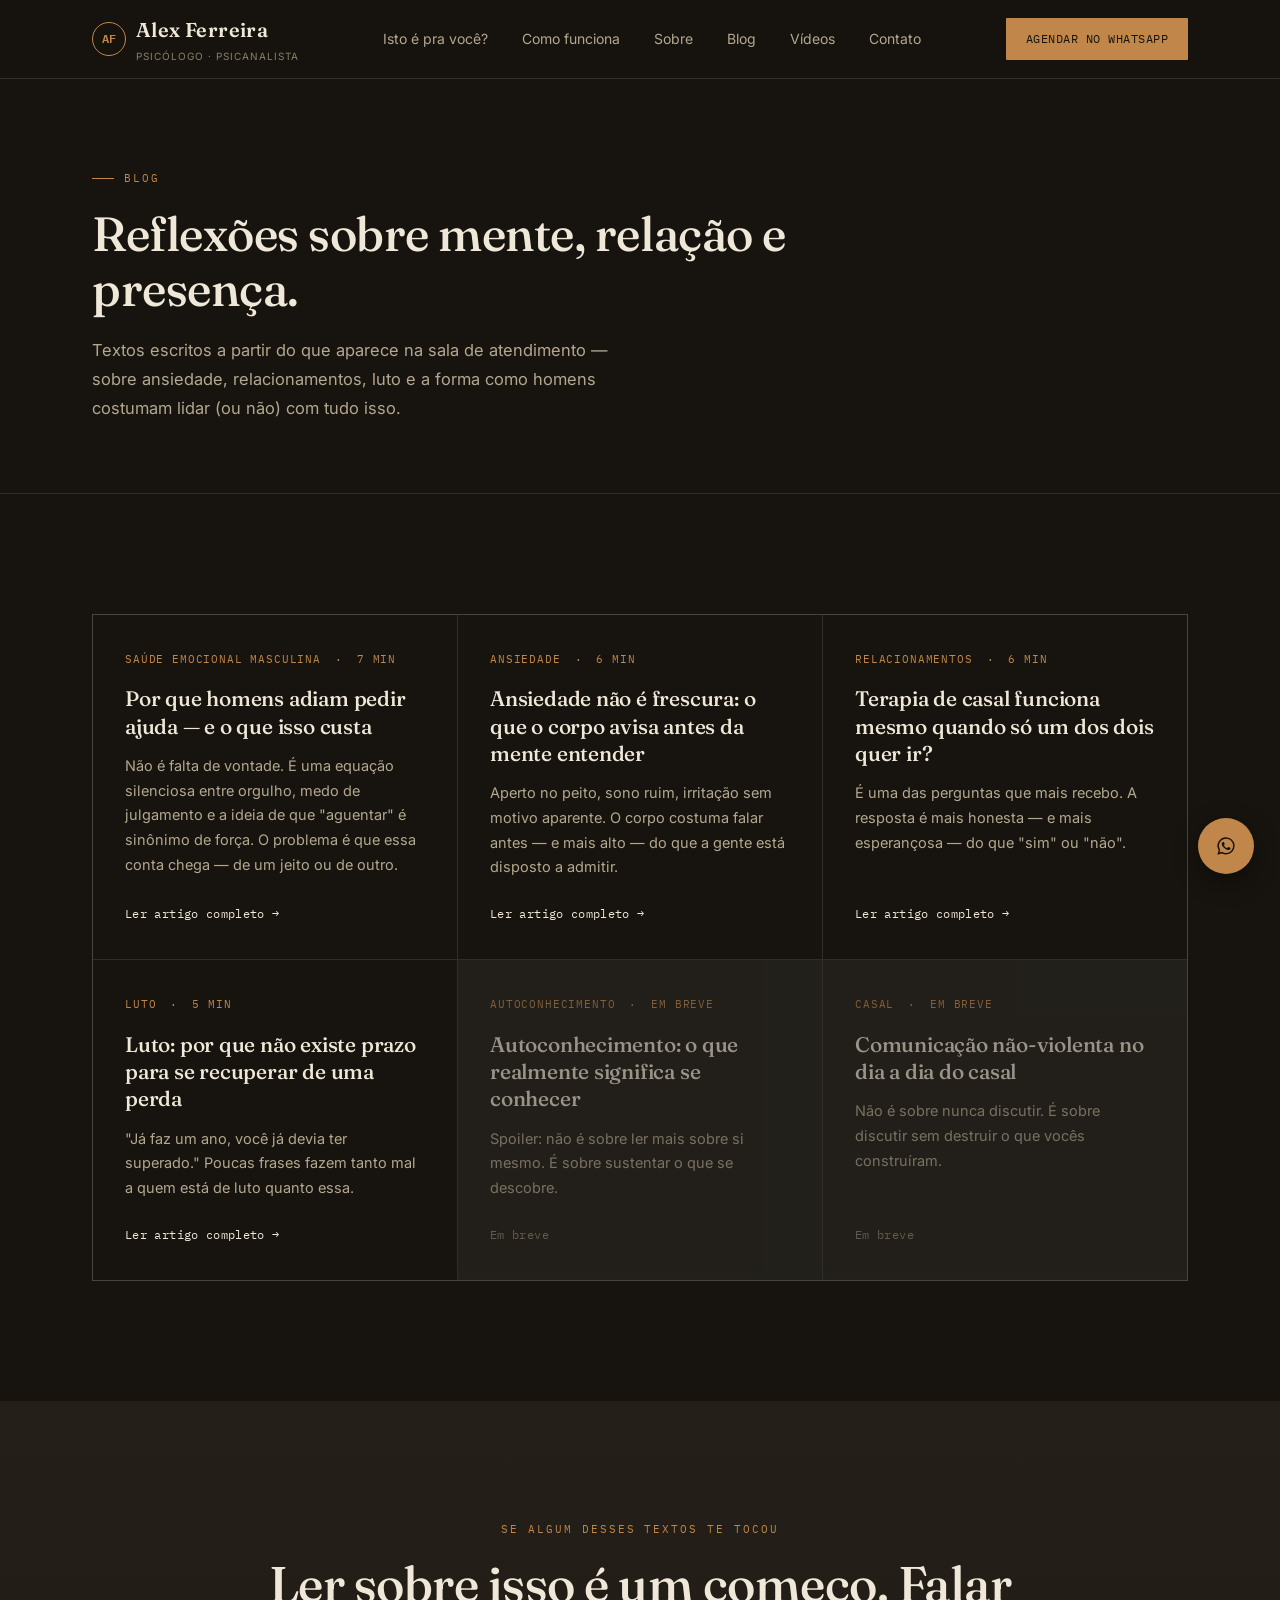
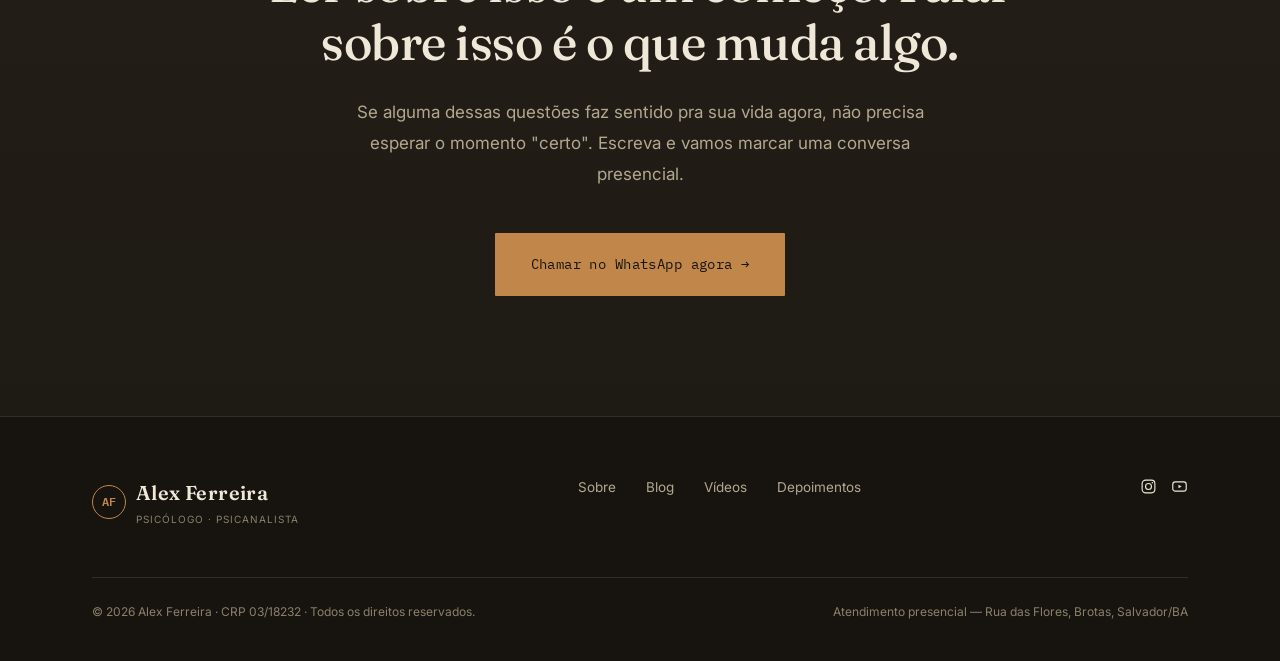
<file: blog.html>
<!DOCTYPE html>
<html lang="pt-BR">
<head>
<meta charset="UTF-8">
<meta name="viewport" content="width=device-width, initial-scale=1.0">
<title>Blog — Alex Ferreira | Psicólogo Clínico e Psicanalista</title>
<meta name="description" content="Textos sobre ansiedade, relacionamentos, luto e saúde emocional masculina, escritos por Alex Ferreira, psicólogo clínico e psicanalista — CRP 03/18232.">
<link rel="preconnect" href="https://fonts.googleapis.com">
<link rel="preconnect" href="https://fonts.gstatic.com" crossorigin>
<link href="https://fonts.googleapis.com/css2?family=Fraunces:ital,opsz,wght@0,9..144,300;0,9..144,400;0,9..144,500;0,9..144,600;0,9..144,700;1,9..144,400;1,9..144,500&family=Inter:wght@300;400;500;600;700&family=IBM+Plex+Mono:wght@400;500&display=swap" rel="stylesheet">
<link rel="stylesheet" href="styles.css">
</head>
<body>

<header>
  <nav class="wrap">
    <a href="index.html" class="logo">
      <span class="mark">AF</span>
      <span>Alex Ferreira<small>Psicólogo · Psicanalista</small></span>
    </a>
    <div class="nav-links">
      <a href="index.html#identificacao">Isto é pra você?</a>
      <a href="index.html#como-funciona">Como funciona</a>
      <a href="index.html#sobre">Sobre</a>
      <a href="blog.html">Blog</a>
      <a href="videos.html">Vídeos</a>
      <a href="index.html#contato">Contato</a>
    </div>
    <a class="nav-cta" href="https://wa.me/5571997010328?text=Ol%C3%A1%2C%20Alex.%20Vim%20pelo%20site%20e%20gostaria%20de%20agendar%20uma%20conversa." target="_blank" rel="noopener">AGENDAR NO WHATSAPP</a>
    <button class="nav-toggle" aria-label="menu"><span></span><span></span><span></span></button>
  </nav>
</header>

<section class="page-hero">
  <div class="wrap">
    <div class="eyebrow">Blog</div>
    <h1>Reflexões sobre mente, relação e presença.</h1>
    <p class="sub">Textos escritos a partir do que aparece na sala de atendimento — sobre ansiedade, relacionamentos, luto e a forma como homens costumam lidar (ou não) com tudo isso.</p>
  </div>
</section>

<section>
  <div class="wrap">
    <div class="blog-grid reveal">

      <a class="post-card" href="artigos/homens-pedir-ajuda.html">
        <div class="meta"><span>Saúde emocional masculina</span><span>·</span><span>7 min</span></div>
        <h3>Por que homens adiam pedir ajuda — e o que isso custa</h3>
        <p>Não é falta de vontade. É uma equação silenciosa entre orgulho, medo de julgamento e a ideia de que "aguentar" é sinônimo de força. O problema é que essa conta chega — de um jeito ou de outro.</p>
        <div class="read-more">Ler artigo completo →</div>
      </a>

      <a class="post-card" href="artigos/ansiedade-sintomas-corpo.html">
        <div class="meta"><span>Ansiedade</span><span>·</span><span>6 min</span></div>
        <h3>Ansiedade não é frescura: o que o corpo avisa antes da mente entender</h3>
        <p>Aperto no peito, sono ruim, irritação sem motivo aparente. O corpo costuma falar antes — e mais alto — do que a gente está disposto a admitir.</p>
        <div class="read-more">Ler artigo completo →</div>
      </a>

      <a class="post-card" href="artigos/terapia-casal-um-nao-quer-ir.html">
        <div class="meta"><span>Relacionamentos</span><span>·</span><span>6 min</span></div>
        <h3>Terapia de casal funciona mesmo quando só um dos dois quer ir?</h3>
        <p>É uma das perguntas que mais recebo. A resposta é mais honesta — e mais esperançosa — do que "sim" ou "não".</p>
        <div class="read-more">Ler artigo completo →</div>
      </a>

      <a class="post-card" href="artigos/luto-sem-prazo.html">
        <div class="meta"><span>Luto</span><span>·</span><span>5 min</span></div>
        <h3>Luto: por que não existe prazo para se recuperar de uma perda</h3>
        <p>"Já faz um ano, você já devia ter superado." Poucas frases fazem tanto mal a quem está de luto quanto essa.</p>
        <div class="read-more">Ler artigo completo →</div>
      </a>

      <div class="post-card soon">
        <div class="meta"><span>Autoconhecimento</span><span>·</span><span>Em breve</span></div>
        <h3>Autoconhecimento: o que realmente significa se conhecer</h3>
        <p>Spoiler: não é sobre ler mais sobre si mesmo. É sobre sustentar o que se descobre.</p>
        <div class="read-more">Em breve</div>
      </div>

      <div class="post-card soon">
        <div class="meta"><span>Casal</span><span>·</span><span>Em breve</span></div>
        <h3>Comunicação não-violenta no dia a dia do casal</h3>
        <p>Não é sobre nunca discutir. É sobre discutir sem destruir o que vocês construíram.</p>
        <div class="read-more">Em breve</div>
      </div>

    </div>
  </div>
</section>

<section class="cta-final">
  <div class="wrap">
    <div class="eyebrow">Se algum desses textos te tocou</div>
    <h2>Ler sobre isso é um começo. Falar sobre isso é o que muda algo.</h2>
    <p class="lead">Se alguma dessas questões faz sentido pra sua vida agora, não precisa esperar o momento "certo". Escreva e vamos marcar uma conversa presencial.</p>
    <a class="btn-primary" href="https://wa.me/5571997010328?text=Ol%C3%A1%2C%20Alex.%20Li%20um%20texto%20no%20blog%20e%20gostaria%20de%20agendar%20uma%20conversa." target="_blank" rel="noopener">Chamar no WhatsApp agora →</a>
  </div>
</section>

<footer>
  <div class="wrap">
    <div class="footer-grid">
      <a href="index.html" class="logo">
        <span class="mark">AF</span>
        <span>Alex Ferreira<small>Psicólogo · Psicanalista</small></span>
      </a>
      <div class="footer-links">
        <a href="index.html#sobre">Sobre</a>
        <a href="blog.html">Blog</a>
        <a href="videos.html">Vídeos</a>
        <a href="index.html#depoimentos">Depoimentos</a>
      </div>
      <div class="footer-social">
        <a href="https://instagram.com/psialexferreira" target="_blank" rel="noopener" aria-label="Instagram">
          <svg width="17" height="17" viewBox="0 0 24 24" fill="none"><rect x="3" y="3" width="18" height="18" rx="5" stroke="currentColor" stroke-width="1.6"/><circle cx="12" cy="12" r="4.2" stroke="currentColor" stroke-width="1.6"/><circle cx="17.4" cy="6.6" r="1.1" fill="currentColor"/></svg>
        </a>
        <a href="https://www.youtube.com/@alexferreira-psicologopsic4075" target="_blank" rel="noopener" aria-label="YouTube">
          <svg width="17" height="17" viewBox="0 0 24 24" fill="none"><rect x="2.5" y="5.5" width="19" height="13" rx="3.5" stroke="currentColor" stroke-width="1.6"/><path d="M10.5 9.5L15 12L10.5 14.5V9.5Z" fill="currentColor"/></svg>
        </a>
      </div>
    </div>
    <div class="footer-bottom">
      <span>© 2026 Alex Ferreira · CRP 03/18232 · Todos os direitos reservados.</span>
      <span>Atendimento presencial — Rua das Flores, Brotas, Salvador/BA</span>
    </div>
  </div>
</footer>

<a class="wa-float" href="https://wa.me/5571997010328?text=Ol%C3%A1%2C%20Alex.%20Vim%20pelo%20site%20e%20gostaria%20de%20agendar%20uma%20conversa." target="_blank" rel="noopener" aria-label="WhatsApp">
  <svg width="26" height="26" viewBox="0 0 24 24" fill="none"><path d="M17.6 6.32A7.85 7.85 0 0 0 12.05 4a7.9 7.9 0 0 0-6.84 11.87L4 20l4.24-1.11a7.9 7.9 0 0 0 3.8.97h.01A7.9 7.9 0 0 0 19.94 12a7.85 7.85 0 0 0-2.34-5.68Zm-5.55 12.15h-.01a6.56 6.56 0 0 1-3.34-.92l-.24-.14-2.48.65.66-2.42-.16-.25a6.57 6.57 0 0 1 10.2-8.16 6.53 6.53 0 0 1 1.94 4.65 6.57 6.57 0 0 1-6.57 6.59Zm3.6-4.92c-.2-.1-1.17-.58-1.35-.64-.18-.07-.31-.1-.44.1-.13.2-.5.64-.62.78-.11.13-.23.15-.42.05-.2-.1-.83-.3-1.58-.97-.58-.52-.98-1.16-1.09-1.36-.11-.2-.01-.3.09-.4.09-.1.2-.23.3-.35.1-.12.13-.2.2-.33.07-.13.03-.25-.02-.35-.05-.1-.44-1.06-.6-1.45-.16-.38-.32-.33-.44-.33-.11 0-.24-.01-.37-.01-.13 0-.35.05-.53.25-.18.2-.7.68-.7 1.66 0 .98.72 1.93.82 2.06.1.13 1.4 2.14 3.4 3 .48.2.85.33 1.14.42.48.15.92.13 1.26.08.39-.06 1.17-.48 1.34-.94.16-.46.16-.86.11-.94-.05-.08-.18-.13-.38-.23Z" fill="#17140F"/></svg>
</a>

<script>
  document.addEventListener('DOMContentLoaded', function(){
    var toggle = document.querySelector('.nav-toggle');
    var links = document.querySelector('.nav-links');
    if(toggle){
      toggle.addEventListener('click', function(){
        var open = links.style.display === 'flex';
        links.style.display = open ? 'none' : 'flex';
        links.style.flexDirection = 'column';
        links.style.position = 'absolute';
        links.style.top = '78px';
        links.style.left = '0';
        links.style.right = '0';
        links.style.background = '#1E1A14';
        links.style.padding = '24px 32px';
        links.style.gap = '18px';
        links.style.borderBottom = '1px solid rgba(239,231,216,0.12)';
      });
    }
    var obs = new IntersectionObserver(function(entries){
      entries.forEach(function(e){ if(e.isIntersecting){ e.target.classList.add('in'); } });
    }, {threshold:0.1});
    document.querySelectorAll('.reveal').forEach(function(el){ obs.observe(el); });
  });
</script>

</body>
</html>
</file>
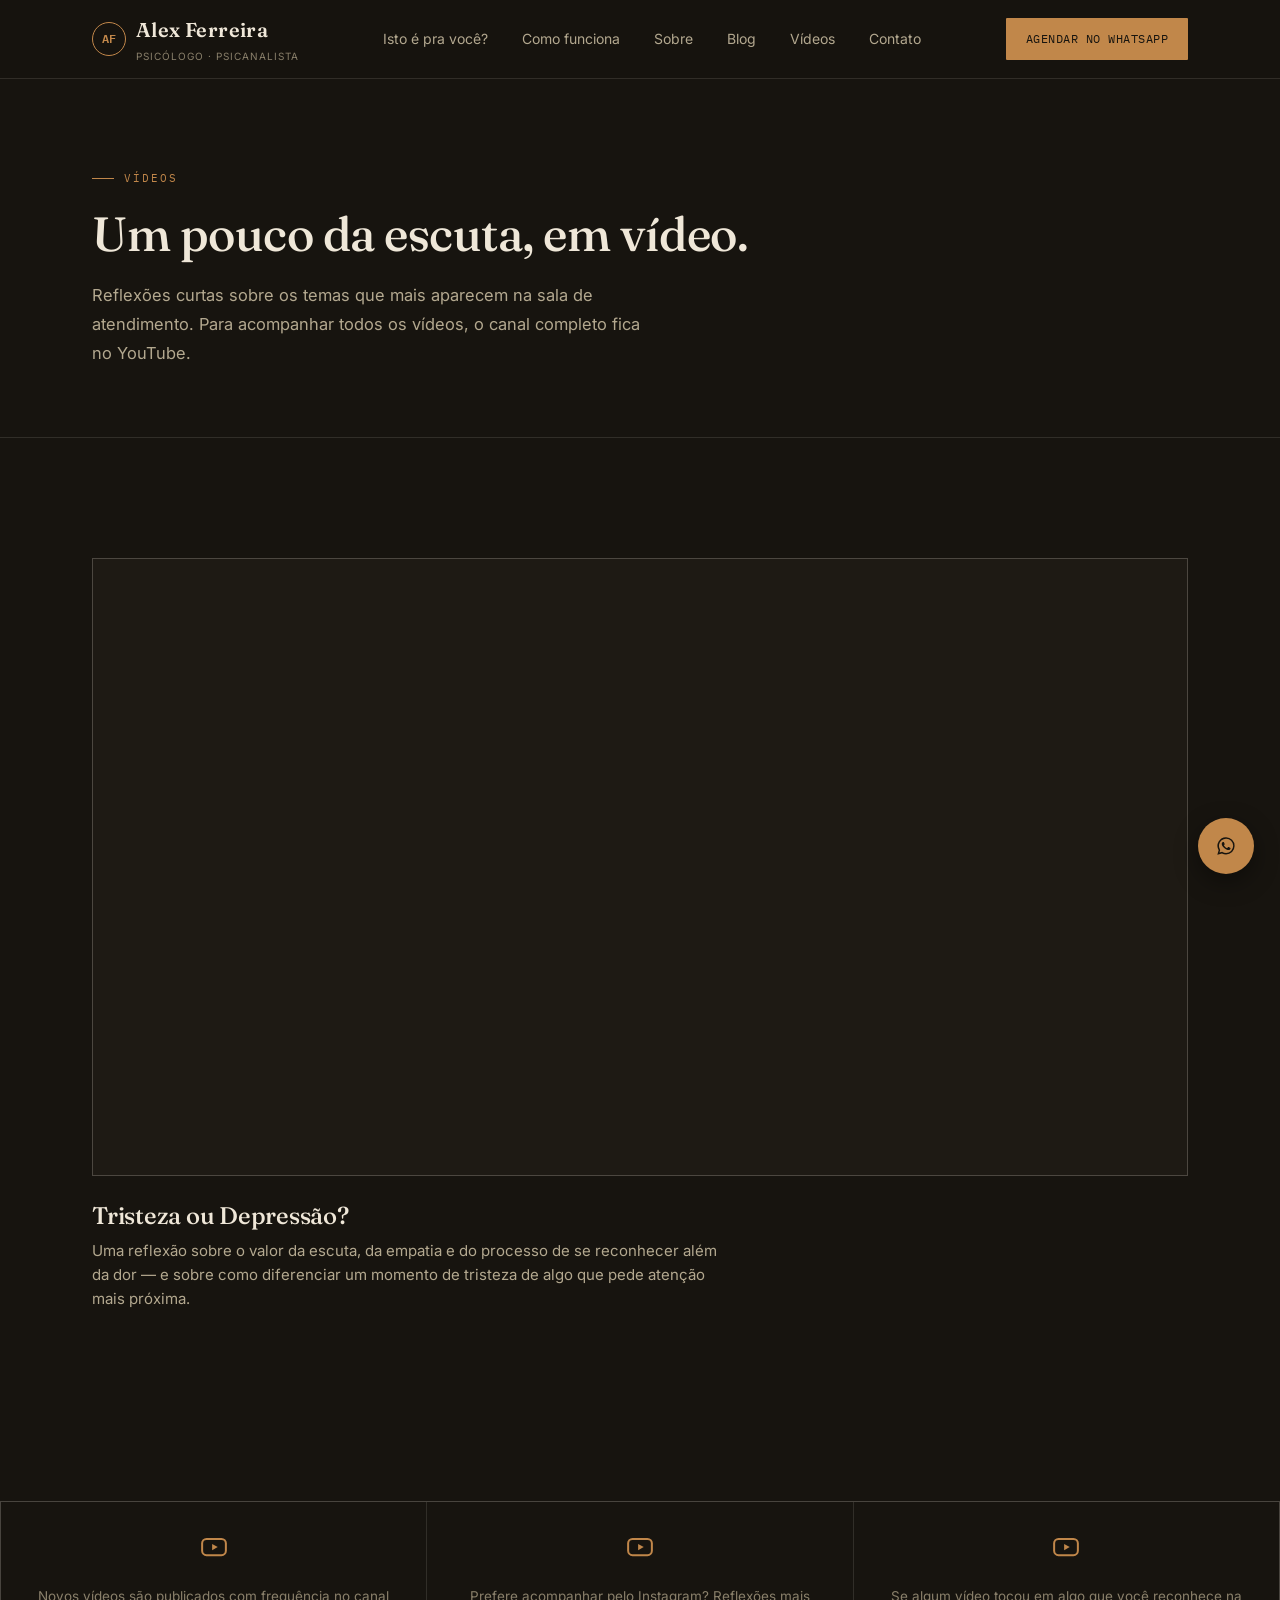
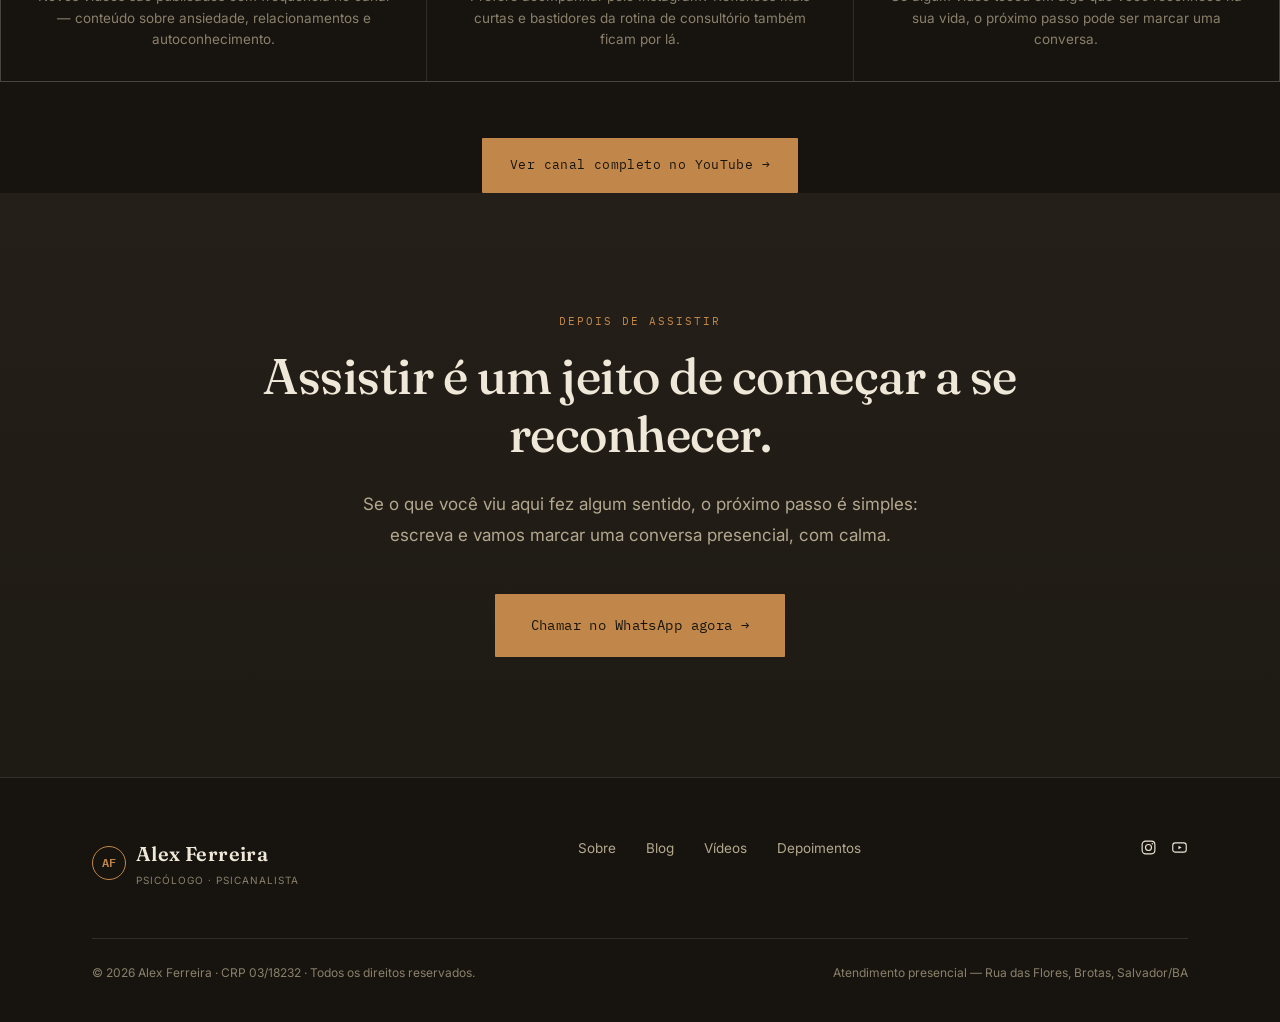
<file: videos.html>
<!DOCTYPE html>
<html lang="pt-BR">
<head>
<meta charset="UTF-8">
<meta name="viewport" content="width=device-width, initial-scale=1.0">
<title>Vídeos — Alex Ferreira | Psicólogo Clínico e Psicanalista</title>
<meta name="description" content="Vídeos e reflexões em áudio e vídeo de Alex Ferreira, psicólogo clínico e psicanalista — CRP 03/18232. Acompanhe também no canal do YouTube.">
<link rel="preconnect" href="https://fonts.googleapis.com">
<link rel="preconnect" href="https://fonts.gstatic.com" crossorigin>
<link href="https://fonts.googleapis.com/css2?family=Fraunces:ital,opsz,wght@0,9..144,300;0,9..144,400;0,9..144,500;0,9..144,600;0,9..144,700;1,9..144,400;1,9..144,500&family=Inter:wght@300;400;500;600;700&family=IBM+Plex+Mono:wght@400;500&display=swap" rel="stylesheet">
<link rel="stylesheet" href="styles.css">
</head>
<body>

<header>
  <nav class="wrap">
    <a href="index.html" class="logo">
      <span class="mark">AF</span>
      <span>Alex Ferreira<small>Psicólogo · Psicanalista</small></span>
    </a>
    <div class="nav-links">
      <a href="index.html#identificacao">Isto é pra você?</a>
      <a href="index.html#como-funciona">Como funciona</a>
      <a href="index.html#sobre">Sobre</a>
      <a href="blog.html">Blog</a>
      <a href="videos.html">Vídeos</a>
      <a href="index.html#contato">Contato</a>
    </div>
    <a class="nav-cta" href="https://wa.me/5571997010328?text=Ol%C3%A1%2C%20Alex.%20Vim%20pelo%20site%20e%20gostaria%20de%20agendar%20uma%20conversa." target="_blank" rel="noopener">AGENDAR NO WHATSAPP</a>
    <button class="nav-toggle" aria-label="menu"><span></span><span></span><span></span></button>
  </nav>
</header>

<section class="page-hero">
  <div class="wrap">
    <div class="eyebrow">Vídeos</div>
    <h1>Um pouco da escuta, em vídeo.</h1>
    <p class="sub">Reflexões curtas sobre os temas que mais aparecem na sala de atendimento. Para acompanhar todos os vídeos, o canal completo fica no YouTube.</p>
  </div>
</section>

<section class="video-section">
  <div class="wrap">
    <div class="reveal">

      <div class="video-featured">
        <div class="video-container">
         <iframe 
  width="100%" 
  height="315"
  src="https://www.youtube.com/embed/b4FAoBYVccM?rel=0&modestbranding=1"
  title="Tristeza ou Depressão - Alex Ferreira"
  frameborder="0"
  allow="accelerometer; autoplay; clipboard-write; encrypted-media; gyroscope; picture-in-picture; web-share"
  referrerpolicy="strict-origin-when-cross-origin"
  allowfullscreen>
</iframe>
        </div>
      </div>

      <div class="video-info">
        <h2>Tristeza ou Depressão?</h2>
        <p>
          Uma reflexão sobre o valor da escuta, da empatia e do processo de se reconhecer além da dor — 
          e sobre como diferenciar um momento de tristeza de algo que pede atenção mais próxima.
        </p>
      </div>

    </div>
  </div>
</section>

    <div class="video-grid reveal">
      <div class="video-card">
        <svg class="yt-icon" width="30" height="30" viewBox="0 0 24 24" fill="none"><rect x="2.5" y="5.5" width="19" height="13" rx="3.5" stroke="#C1874A" stroke-width="1.6"/><path d="M10.5 9.5L15 12L10.5 14.5V9.5Z" fill="#C1874A"/></svg>
        <p>Novos vídeos são publicados com frequência no canal — conteúdo sobre ansiedade, relacionamentos e autoconhecimento.</p>
      </div>
      <div class="video-card">
        <svg class="yt-icon" width="30" height="30" viewBox="0 0 24 24" fill="none"><rect x="2.5" y="5.5" width="19" height="13" rx="3.5" stroke="#C1874A" stroke-width="1.6"/><path d="M10.5 9.5L15 12L10.5 14.5V9.5Z" fill="#C1874A"/></svg>
        <p>Prefere acompanhar pelo Instagram? Reflexões mais curtas e bastidores da rotina de consultório também ficam por lá.</p>
      </div>
      <div class="video-card">
        <svg class="yt-icon" width="30" height="30" viewBox="0 0 24 24" fill="none"><rect x="2.5" y="5.5" width="19" height="13" rx="3.5" stroke="#C1874A" stroke-width="1.6"/><path d="M10.5 9.5L15 12L10.5 14.5V9.5Z" fill="#C1874A"/></svg>
        <p>Se algum vídeo tocou em algo que você reconhece na sua vida, o próximo passo pode ser marcar uma conversa.</p>
      </div>
    </div>

    <div style="margin-top:56px; text-align:center;">
      <a class="btn-primary" href="https://www.youtube.com/@alexferreira-psicologopsic4075" target="_blank" rel="noopener">Ver canal completo no YouTube →</a>
    </div>
  </div>
</section>

<section class="cta-final">
  <div class="wrap">
    <div class="eyebrow">Depois de assistir</div>
    <h2>Assistir é um jeito de começar a se reconhecer.</h2>
    <p class="lead">Se o que você viu aqui fez algum sentido, o próximo passo é simples: escreva e vamos marcar uma conversa presencial, com calma.</p>
    <a class="btn-primary" href="https://wa.me/5571997010328?text=Ol%C3%A1%2C%20Alex.%20Vi%20um%20v%C3%ADdeo%20seu%20e%20gostaria%20de%20agendar%20uma%20conversa." target="_blank" rel="noopener">Chamar no WhatsApp agora →</a>
  </div>
</section>

<footer>
  <div class="wrap">
    <div class="footer-grid">
      <a href="index.html" class="logo">
        <span class="mark">AF</span>
        <span>Alex Ferreira<small>Psicólogo · Psicanalista</small></span>
      </a>
      <div class="footer-links">
        <a href="index.html#sobre">Sobre</a>
        <a href="blog.html">Blog</a>
        <a href="videos.html">Vídeos</a>
        <a href="index.html#depoimentos">Depoimentos</a>
      </div>
      <div class="footer-social">
        <a href="https://instagram.com/psialexferreira" target="_blank" rel="noopener" aria-label="Instagram">
          <svg width="17" height="17" viewBox="0 0 24 24" fill="none"><rect x="3" y="3" width="18" height="18" rx="5" stroke="currentColor" stroke-width="1.6"/><circle cx="12" cy="12" r="4.2" stroke="currentColor" stroke-width="1.6"/><circle cx="17.4" cy="6.6" r="1.1" fill="currentColor"/></svg>
        </a>
        <a href="https://www.youtube.com/@alexferreira-psicologopsic4075" target="_blank" rel="noopener" aria-label="YouTube">
          <svg width="17" height="17" viewBox="0 0 24 24" fill="none"><rect x="2.5" y="5.5" width="19" height="13" rx="3.5" stroke="currentColor" stroke-width="1.6"/><path d="M10.5 9.5L15 12L10.5 14.5V9.5Z" fill="currentColor"/></svg>
        </a>
      </div>
    </div>
    <div class="footer-bottom">
      <span>© 2026 Alex Ferreira · CRP 03/18232 · Todos os direitos reservados.</span>
      <span>Atendimento presencial — Rua das Flores, Brotas, Salvador/BA</span>
    </div>
  </div>
</footer>

<a class="wa-float" href="https://wa.me/5571997010328?text=Ol%C3%A1%2C%20Alex.%20Vim%20pelo%20site%20e%20gostaria%20de%20agendar%20uma%20conversa." target="_blank" rel="noopener" aria-label="WhatsApp">
  <svg width="26" height="26" viewBox="0 0 24 24" fill="none"><path d="M17.6 6.32A7.85 7.85 0 0 0 12.05 4a7.9 7.9 0 0 0-6.84 11.87L4 20l4.24-1.11a7.9 7.9 0 0 0 3.8.97h.01A7.9 7.9 0 0 0 19.94 12a7.85 7.85 0 0 0-2.34-5.68Zm-5.55 12.15h-.01a6.56 6.56 0 0 1-3.34-.92l-.24-.14-2.48.65.66-2.42-.16-.25a6.57 6.57 0 0 1 10.2-8.16 6.53 6.53 0 0 1 1.94 4.65 6.57 6.57 0 0 1-6.57 6.59Zm3.6-4.92c-.2-.1-1.17-.58-1.35-.64-.18-.07-.31-.1-.44.1-.13.2-.5.64-.62.78-.11.13-.23.15-.42.05-.2-.1-.83-.3-1.58-.97-.58-.52-.98-1.16-1.09-1.36-.11-.2-.01-.3.09-.4.09-.1.2-.23.3-.35.1-.12.13-.2.2-.33.07-.13.03-.25-.02-.35-.05-.1-.44-1.06-.6-1.45-.16-.38-.32-.33-.44-.33-.11 0-.24-.01-.37-.01-.13 0-.35.05-.53.25-.18.2-.7.68-.7 1.66 0 .98.72 1.93.82 2.06.1.13 1.4 2.14 3.4 3 .48.2.85.33 1.14.42.48.15.92.13 1.26.08.39-.06 1.17-.48 1.34-.94.16-.46.16-.86.11-.94-.05-.08-.18-.13-.38-.23Z" fill="#17140F"/></svg>
</a>

<script>
  document.addEventListener('DOMContentLoaded', function(){
    var toggle = document.querySelector('.nav-toggle');
    var links = document.querySelector('.nav-links');
    if(toggle){
      toggle.addEventListener('click', function(){
        var open = links.style.display === 'flex';
        links.style.display = open ? 'none' : 'flex';
        links.style.flexDirection = 'column';
        links.style.position = 'absolute';
        links.style.top = '78px';
        links.style.left = '0';
        links.style.right = '0';
        links.style.background = '#1E1A14';
        links.style.padding = '24px 32px';
        links.style.gap = '18px';
        links.style.borderBottom = '1px solid rgba(239,231,216,0.12)';
      });
    }
    var obs = new IntersectionObserver(function(entries){
      entries.forEach(function(e){ if(e.isIntersecting){ e.target.classList.add('in'); } });
    }, {threshold:0.1});
    document.querySelectorAll('.reveal').forEach(function(el){ obs.observe(el); });
  });
</script>

</body>
</html>
</file>
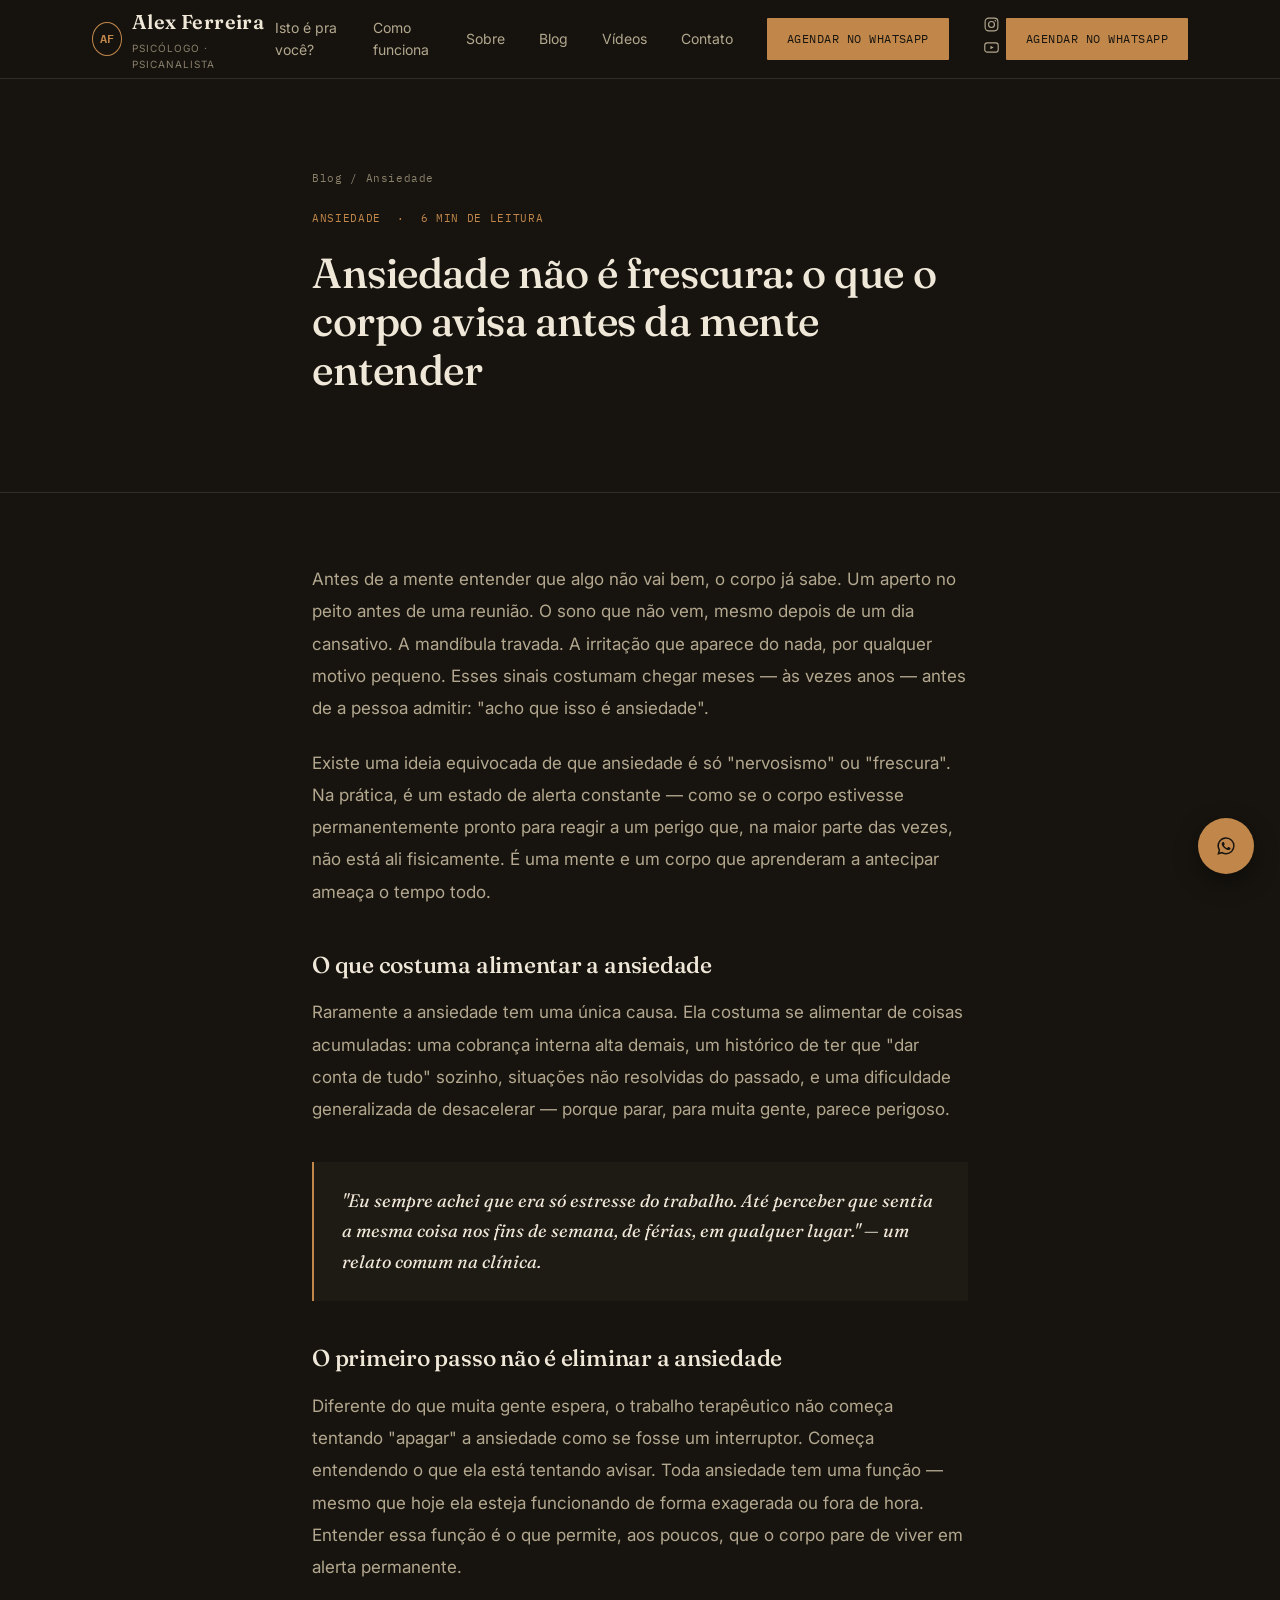
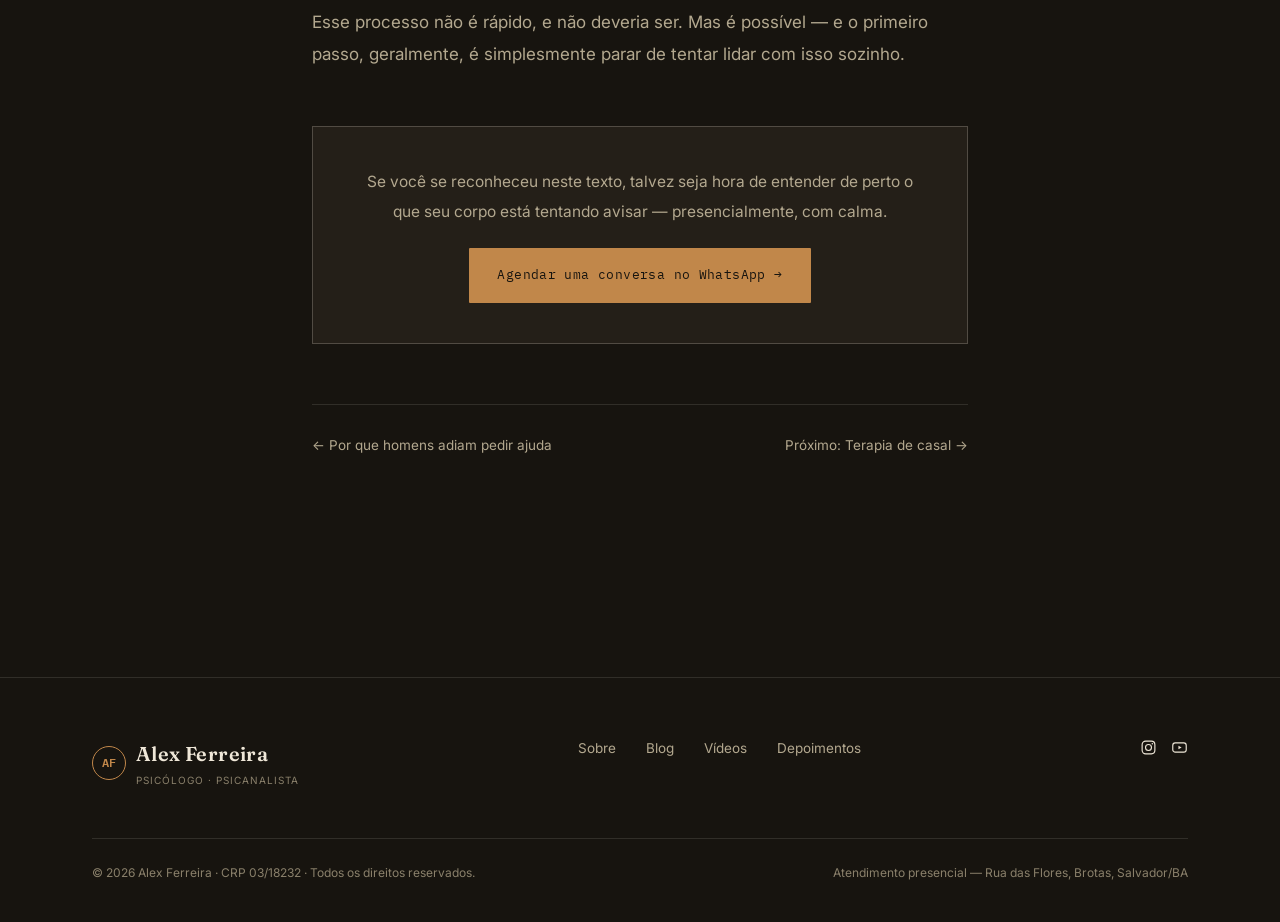
<file: Alex s/ansiedade-sintomas-corpo.html>
<!DOCTYPE html>
<html lang="pt-BR">
<head>
<meta charset="UTF-8">
<meta name="viewport" content="width=device-width, initial-scale=1.0">
<title>Ansiedade não é frescura — Alex Ferreira, Psicólogo</title>
<meta name="description" content="Entenda por que o corpo costuma avisar antes da mente sobre a ansiedade, e o que de fato ajuda a lidar com ela.">
<link rel="preconnect" href="https://fonts.googleapis.com">
<link rel="preconnect" href="https://fonts.gstatic.com" crossorigin>
<link href="https://fonts.googleapis.com/css2?family=Fraunces:ital,opsz,wght@0,9..144,300;0,9..144,400;0,9..144,500;0,9..144,600;0,9..144,700;1,9..144,400;1,9..144,500&family=Inter:wght@300;400;500;600;700&family=IBM+Plex+Mono:wght@400;500&display=swap" rel="stylesheet">
<link rel="stylesheet" href="../styles.css">
</head>
<body>

<header>
  <nav class="wrap">
    <a href="../index.html" class="logo">
      <span class="mark">AF</span>
      <span>Alex Ferreira<small>Psicólogo · Psicanalista</small></span>
    </a>
    <div class="nav-links">
      <a href="../index.html#identificacao">Isto é pra você?</a>
      <a href="../index.html#como-funciona">Como funciona</a>
      <a href="../index.html#sobre">Sobre</a>
      <a href="../blog.html">Blog</a>
      <a href="../videos.html">Vídeos</a>
      <a href="../index.html#contato">Contato</a>
      <a class="nav-cta mobile-cta" href="https://wa.me/5571997010328?text=Ol%C3%A1%2C%20Alex.%20Vim%20pelo%20site%20e%20gostaria%20de%20agendar%20uma%20conversa." target="_blank" rel="noopener">AGENDAR NO WHATSAPP</a>
      <div class="mobile-social">
        <a href="https://instagram.com/psialexferreira" target="_blank" rel="noopener" aria-label="Instagram">
          <svg width="17" height="17" viewBox="0 0 24 24" fill="none"><rect x="3" y="3" width="18" height="18" rx="5" stroke="currentColor" stroke-width="1.6"/><circle cx="12" cy="12" r="4.2" stroke="currentColor" stroke-width="1.6"/><circle cx="17.4" cy="6.6" r="1.1" fill="currentColor"/></svg>
        </a>
        <a href="https://www.youtube.com/@alexferreira-psicologopsic4075" target="_blank" rel="noopener" aria-label="YouTube">
          <svg width="17" height="17" viewBox="0 0 24 24" fill="none"><rect x="2.5" y="5.5" width="19" height="13" rx="3.5" stroke="currentColor" stroke-width="1.6"/><path d="M10.5 9.5L15 12L10.5 14.5V9.5Z" fill="currentColor"/></svg>
        </a>
      </div>
    
    </div>
    <a class="nav-cta" href="https://wa.me/5571997010328?text=Ol%C3%A1%2C%20Alex.%20Vim%20pelo%20site%20e%20gostaria%20de%20agendar%20uma%20conversa." target="_blank" rel="noopener">AGENDAR NO WHATSAPP</a>
    <button class="nav-toggle" aria-label="menu"><span></span><span></span><span></span></button>
  </nav>
</header>

<section class="page-hero">
  <div class="article-wrap">
    <div class="breadcrumb"><a href="../blog.html">Blog</a><span>/</span><span>Ansiedade</span></div>
    <div class="article-meta"><span>Ansiedade</span><span>·</span><span>6 min de leitura</span></div>
    <h1>Ansiedade não é frescura: o que o corpo avisa antes da mente entender</h1>
  </div>
</section>

<section style="padding-top:70px;">
  <div class="article-wrap article-body reveal">
    <p>Antes de a mente entender que algo não vai bem, o corpo já sabe. Um aperto no peito antes de uma reunião. O sono que não vem, mesmo depois de um dia cansativo. A mandíbula travada. A irritação que aparece do nada, por qualquer motivo pequeno. Esses sinais costumam chegar meses — às vezes anos — antes de a pessoa admitir: "acho que isso é ansiedade".</p>

    <p>Existe uma ideia equivocada de que ansiedade é só "nervosismo" ou "frescura". Na prática, é um estado de alerta constante — como se o corpo estivesse permanentemente pronto para reagir a um perigo que, na maior parte das vezes, não está ali fisicamente. É uma mente e um corpo que aprenderam a antecipar ameaça o tempo todo.</p>

    <h2>O que costuma alimentar a ansiedade</h2>
    <p>Raramente a ansiedade tem uma única causa. Ela costuma se alimentar de coisas acumuladas: uma cobrança interna alta demais, um histórico de ter que "dar conta de tudo" sozinho, situações não resolvidas do passado, e uma dificuldade generalizada de desacelerar — porque parar, para muita gente, parece perigoso.</p>

    <blockquote>"Eu sempre achei que era só estresse do trabalho. Até perceber que sentia a mesma coisa nos fins de semana, de férias, em qualquer lugar." — um relato comum na clínica.</blockquote>

    <h2>O primeiro passo não é eliminar a ansiedade</h2>
    <p>Diferente do que muita gente espera, o trabalho terapêutico não começa tentando "apagar" a ansiedade como se fosse um interruptor. Começa entendendo o que ela está tentando avisar. Toda ansiedade tem uma função — mesmo que hoje ela esteja funcionando de forma exagerada ou fora de hora. Entender essa função é o que permite, aos poucos, que o corpo pare de viver em alerta permanente.</p>

    <p>Esse processo não é rápido, e não deveria ser. Mas é possível — e o primeiro passo, geralmente, é simplesmente parar de tentar lidar com isso sozinho.</p>

    <div class="article-cta">
      <p>Se você se reconheceu neste texto, talvez seja hora de entender de perto o que seu corpo está tentando avisar — presencialmente, com calma.</p>
      <a class="btn-primary" href="https://wa.me/5571997010328?text=Ol%C3%A1%2C%20Alex.%20Li%20o%20artigo%20sobre%20ansiedade%20e%20gostaria%20de%20agendar%20uma%20conversa." target="_blank" rel="noopener">Agendar uma conversa no WhatsApp →</a>
    </div>

    <div class="article-footer-nav">
      <a href="homens-pedir-ajuda.html">← Por que homens adiam pedir ajuda</a>
      <a href="terapia-casal-um-nao-quer-ir.html">Próximo: Terapia de casal →</a>
    </div>
  </div>
</section>

<footer style="margin-top:100px;">
  <div class="wrap">
    <div class="footer-grid">
      <a href="../index.html" class="logo">
        <span class="mark">AF</span>
        <span>Alex Ferreira<small>Psicólogo · Psicanalista</small></span>
      </a>
      <div class="footer-links">
        <a href="../index.html#sobre">Sobre</a>
        <a href="../blog.html">Blog</a>
        <a href="../videos.html">Vídeos</a>
        <a href="../index.html#depoimentos">Depoimentos</a>
      </div>
      <div class="footer-social">
        <a href="https://instagram.com/psialexferreira" target="_blank" rel="noopener" aria-label="Instagram">
          <svg width="17" height="17" viewBox="0 0 24 24" fill="none"><rect x="3" y="3" width="18" height="18" rx="5" stroke="currentColor" stroke-width="1.6"/><circle cx="12" cy="12" r="4.2" stroke="currentColor" stroke-width="1.6"/><circle cx="17.4" cy="6.6" r="1.1" fill="currentColor"/></svg>
        </a>
        <a href="https://www.youtube.com/@alexferreira-psicologopsic4075" target="_blank" rel="noopener" aria-label="YouTube">
          <svg width="17" height="17" viewBox="0 0 24 24" fill="none"><rect x="2.5" y="5.5" width="19" height="13" rx="3.5" stroke="currentColor" stroke-width="1.6"/><path d="M10.5 9.5L15 12L10.5 14.5V9.5Z" fill="currentColor"/></svg>
        </a>
      </div>
    </div>
    <div class="footer-bottom">
      <span>© 2026 Alex Ferreira · CRP 03/18232 · Todos os direitos reservados.</span>
      <span>Atendimento presencial — Rua das Flores, Brotas, Salvador/BA</span>
    </div>
  </div>
</footer>

<a class="wa-float" href="https://wa.me/5571997010328?text=Ol%C3%A1%2C%20Alex.%20Vim%20pelo%20site%20e%20gostaria%20de%20agendar%20uma%20conversa." target="_blank" rel="noopener" aria-label="WhatsApp">
  <svg width="26" height="26" viewBox="0 0 24 24" fill="none"><path d="M17.6 6.32A7.85 7.85 0 0 0 12.05 4a7.9 7.9 0 0 0-6.84 11.87L4 20l4.24-1.11a7.9 7.9 0 0 0 3.8.97h.01A7.9 7.9 0 0 0 19.94 12a7.85 7.85 0 0 0-2.34-5.68Zm-5.55 12.15h-.01a6.56 6.56 0 0 1-3.34-.92l-.24-.14-2.48.65.66-2.42-.16-.25a6.57 6.57 0 0 1 10.2-8.16 6.53 6.53 0 0 1 1.94 4.65 6.57 6.57 0 0 1-6.57 6.59Zm3.6-4.92c-.2-.1-1.17-.58-1.35-.64-.18-.07-.31-.1-.44.1-.13.2-.5.64-.62.78-.11.13-.23.15-.42.05-.2-.1-.83-.3-1.58-.97-.58-.52-.98-1.16-1.09-1.36-.11-.2-.01-.3.09-.4.09-.1.2-.23.3-.35.1-.12.13-.2.2-.33.07-.13.03-.25-.02-.35-.05-.1-.44-1.06-.6-1.45-.16-.38-.32-.33-.44-.33-.11 0-.24-.01-.37-.01-.13 0-.35.05-.53.25-.18.2-.7.68-.7 1.66 0 .98.72 1.93.82 2.06.1.13 1.4 2.14 3.4 3 .48.2.85.33 1.14.42.48.15.92.13 1.26.08.39-.06 1.17-.48 1.34-.94.16-.46.16-.86.11-.94-.05-.08-.18-.13-.38-.23Z" fill="#17140F"/></svg>
</a>

<script>
  document.addEventListener('DOMContentLoaded', function(){
    var toggle = document.querySelector('.nav-toggle');
    var links = document.querySelector('.nav-links');
    if(toggle && links){
      toggle.addEventListener('click', function(){
        var isOpen = links.classList.toggle('open');
        toggle.classList.toggle('active', isOpen);
        document.body.classList.toggle('nav-open', isOpen);
      });
      links.querySelectorAll('a').forEach(function(a){
        a.addEventListener('click', function(){
          links.classList.remove('open');
          toggle.classList.remove('active');
          document.body.classList.remove('nav-open');
        });
      });
      document.addEventListener('keydown', function(e){
        if(e.key === 'Escape'){
          links.classList.remove('open');
          toggle.classList.remove('active');
          document.body.classList.remove('nav-open');
        }
      });
    }
    var obs = new IntersectionObserver(function(entries){
      entries.forEach(function(e){ if(e.isIntersecting){ e.target.classList.add('in'); } });
    }, {threshold:0.1});
    document.querySelectorAll('.reveal').forEach(function(el){ obs.observe(el); });
  });
</script>

</body>
</html>
</file>
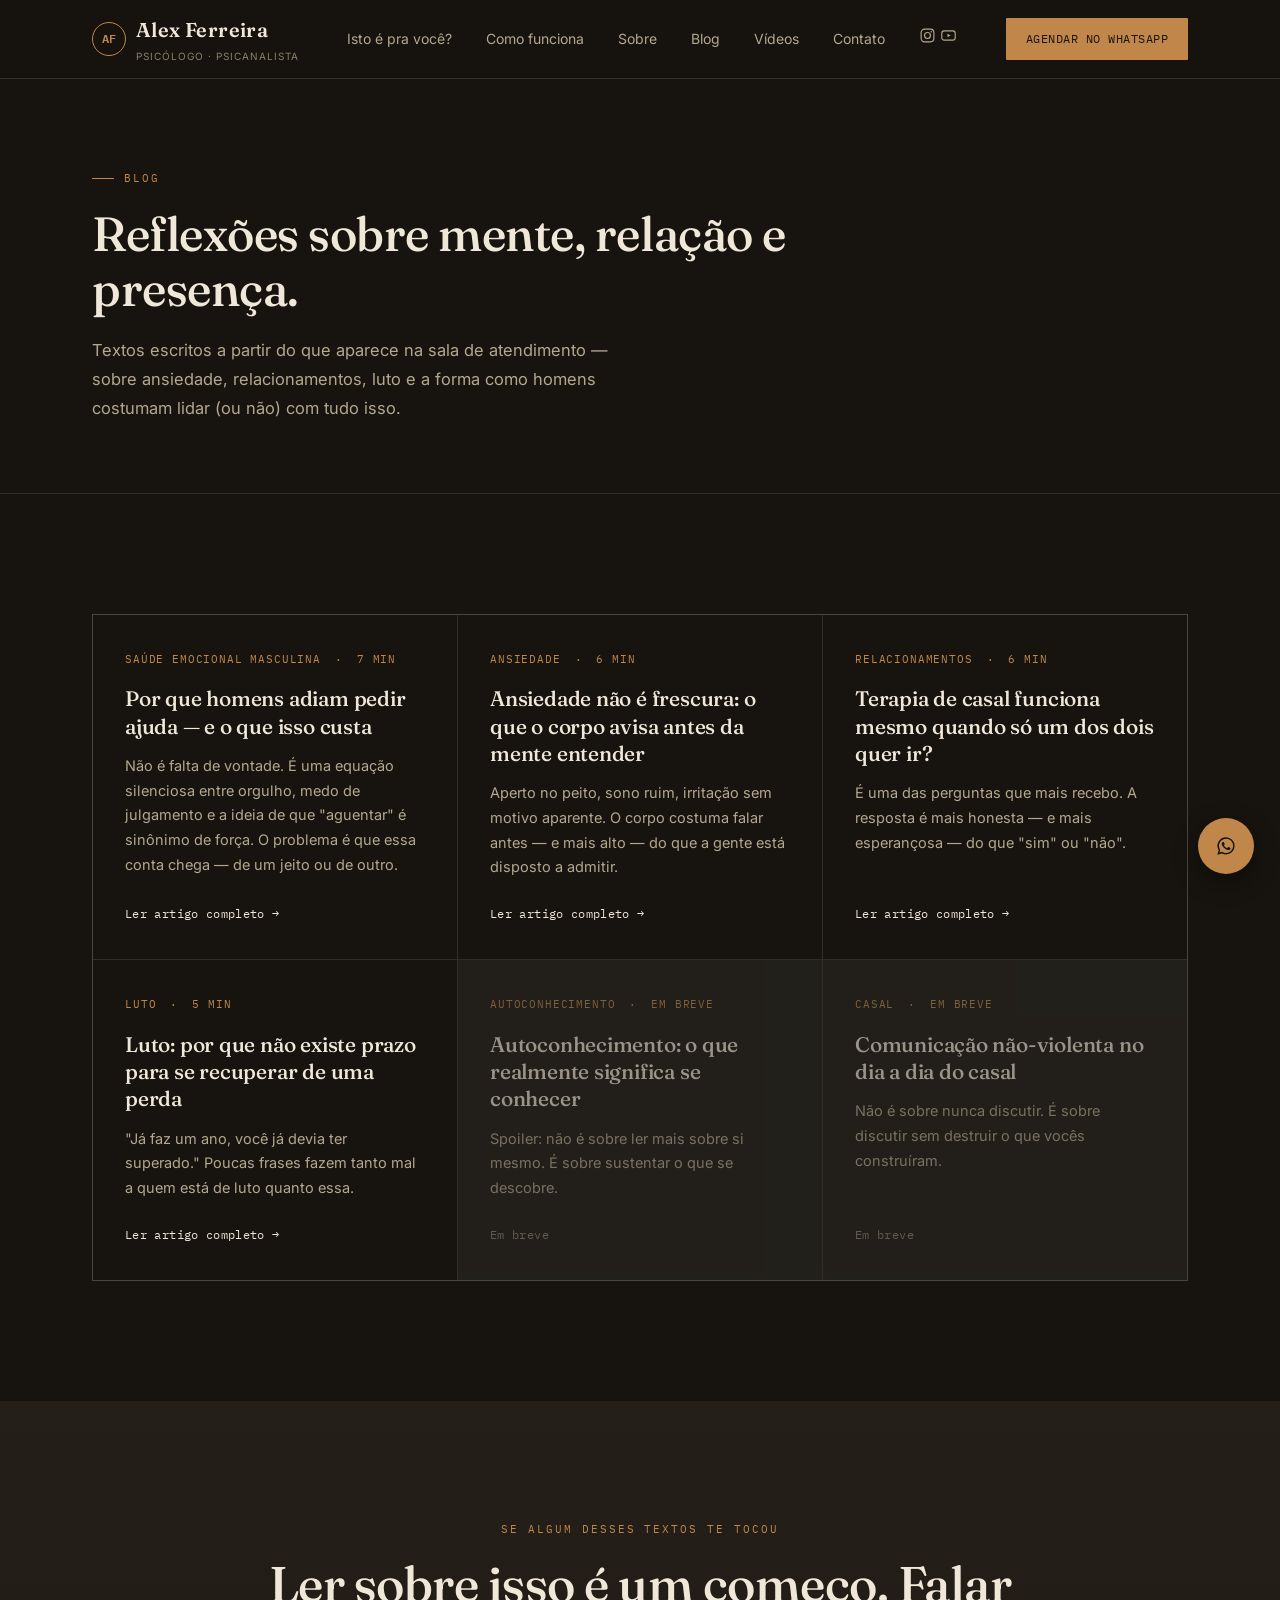
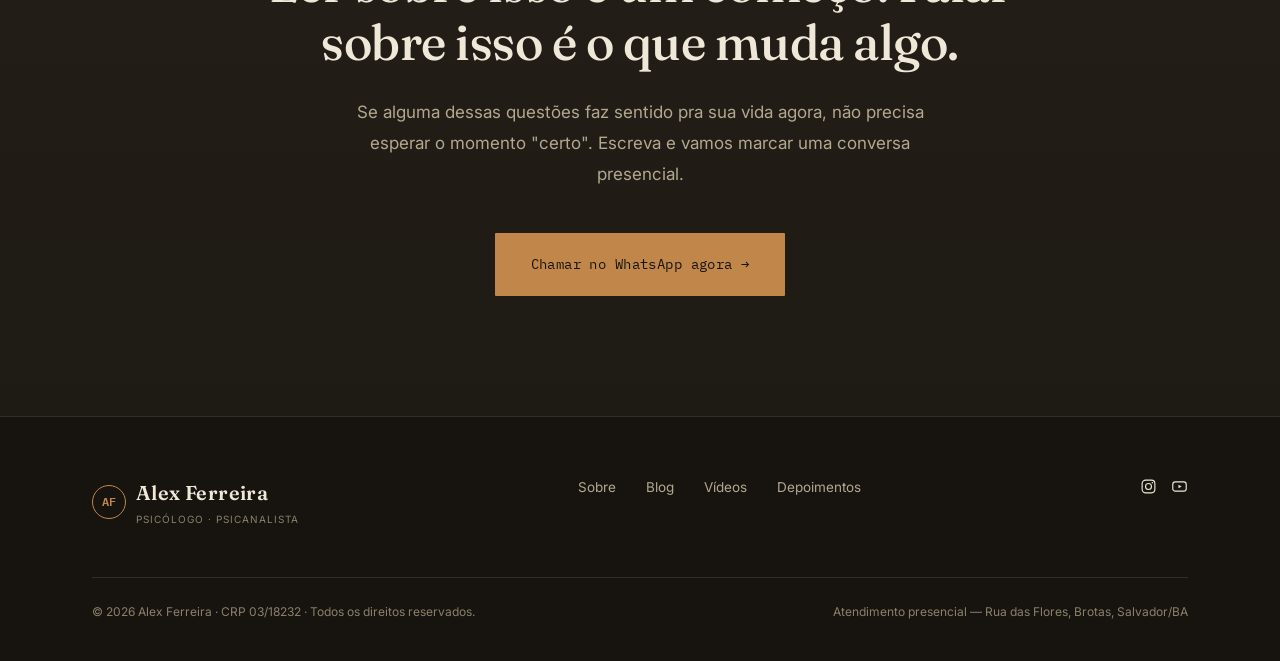
<file: Alex s/blog.html>
<!DOCTYPE html>
<html lang="pt-BR">
<head>
<meta charset="UTF-8">
<meta name="viewport" content="width=device-width, initial-scale=1.0">
<title>Blog — Alex Ferreira | Psicólogo Clínico e Psicanalista</title>
<meta name="description" content="Textos sobre ansiedade, relacionamentos, luto e saúde emocional masculina, escritos por Alex Ferreira, psicólogo clínico e psicanalista — CRP 03/18232.">
<link rel="preconnect" href="https://fonts.googleapis.com">
<link rel="preconnect" href="https://fonts.gstatic.com" crossorigin>
<link href="https://fonts.googleapis.com/css2?family=Fraunces:ital,opsz,wght@0,9..144,300;0,9..144,400;0,9..144,500;0,9..144,600;0,9..144,700;1,9..144,400;1,9..144,500&family=Inter:wght@300;400;500;600;700&family=IBM+Plex+Mono:wght@400;500&display=swap" rel="stylesheet">
<link rel="stylesheet" href="styles.css">
</head>
<body>

<header>
  <nav class="wrap">
    <a href="index.html" class="logo">
      <span class="mark">AF</span>
      <span>Alex Ferreira<small>Psicólogo · Psicanalista</small></span>
    </a>
    <div class="nav-links">
      <a href="index.html#identificacao">Isto é pra você?</a>
      <a href="index.html#como-funciona">Como funciona</a>
      <a href="index.html#sobre">Sobre</a>
      <a href="blog.html">Blog</a>
      <a href="videos.html">Vídeos</a>
      <a href="index.html#contato">Contato</a>
      <a class="nav-cta mobile-cta" href="https://wa.me/5571997010328?text=Ol%C3%A1%2C%20Alex.%20Vim%20pelo%20site%20e%20gostaria%20de%20agendar%20uma%20conversa." target="_blank" rel="noopener">AGENDAR NO WHATSAPP</a>
      <div class="mobile-social">
        <a href="https://instagram.com/psialexferreira" target="_blank" rel="noopener" aria-label="Instagram">
          <svg width="17" height="17" viewBox="0 0 24 24" fill="none"><rect x="3" y="3" width="18" height="18" rx="5" stroke="currentColor" stroke-width="1.6"/><circle cx="12" cy="12" r="4.2" stroke="currentColor" stroke-width="1.6"/><circle cx="17.4" cy="6.6" r="1.1" fill="currentColor"/></svg>
        </a>
        <a href="https://www.youtube.com/@alexferreira-psicologopsic4075" target="_blank" rel="noopener" aria-label="YouTube">
          <svg width="17" height="17" viewBox="0 0 24 24" fill="none"><rect x="2.5" y="5.5" width="19" height="13" rx="3.5" stroke="currentColor" stroke-width="1.6"/><path d="M10.5 9.5L15 12L10.5 14.5V9.5Z" fill="currentColor"/></svg>
        </a>
      </div>
    
    </div>
    <a class="nav-cta" href="https://wa.me/5571997010328?text=Ol%C3%A1%2C%20Alex.%20Vim%20pelo%20site%20e%20gostaria%20de%20agendar%20uma%20conversa." target="_blank" rel="noopener">AGENDAR NO WHATSAPP</a>
    <button class="nav-toggle" aria-label="menu"><span></span><span></span><span></span></button>
  </nav>
</header>

<section class="page-hero">
  <div class="wrap">
    <div class="eyebrow">Blog</div>
    <h1>Reflexões sobre mente, relação e presença.</h1>
    <p class="sub">Textos escritos a partir do que aparece na sala de atendimento — sobre ansiedade, relacionamentos, luto e a forma como homens costumam lidar (ou não) com tudo isso.</p>
  </div>
</section>

<section>
  <div class="wrap">
    <div class="blog-grid reveal">

      <a class="post-card" href="artigos/homens-pedir-ajuda.html">
        <div class="meta"><span>Saúde emocional masculina</span><span>·</span><span>7 min</span></div>
        <h3>Por que homens adiam pedir ajuda — e o que isso custa</h3>
        <p>Não é falta de vontade. É uma equação silenciosa entre orgulho, medo de julgamento e a ideia de que "aguentar" é sinônimo de força. O problema é que essa conta chega — de um jeito ou de outro.</p>
        <div class="read-more">Ler artigo completo →</div>
      </a>

      <a class="post-card" href="artigos/ansiedade-sintomas-corpo.html">
        <div class="meta"><span>Ansiedade</span><span>·</span><span>6 min</span></div>
        <h3>Ansiedade não é frescura: o que o corpo avisa antes da mente entender</h3>
        <p>Aperto no peito, sono ruim, irritação sem motivo aparente. O corpo costuma falar antes — e mais alto — do que a gente está disposto a admitir.</p>
        <div class="read-more">Ler artigo completo →</div>
      </a>

      <a class="post-card" href="artigos/terapia-casal-um-nao-quer-ir.html">
        <div class="meta"><span>Relacionamentos</span><span>·</span><span>6 min</span></div>
        <h3>Terapia de casal funciona mesmo quando só um dos dois quer ir?</h3>
        <p>É uma das perguntas que mais recebo. A resposta é mais honesta — e mais esperançosa — do que "sim" ou "não".</p>
        <div class="read-more">Ler artigo completo →</div>
      </a>

      <a class="post-card" href="artigos/luto-sem-prazo.html">
        <div class="meta"><span>Luto</span><span>·</span><span>5 min</span></div>
        <h3>Luto: por que não existe prazo para se recuperar de uma perda</h3>
        <p>"Já faz um ano, você já devia ter superado." Poucas frases fazem tanto mal a quem está de luto quanto essa.</p>
        <div class="read-more">Ler artigo completo →</div>
      </a>

      <div class="post-card soon">
        <div class="meta"><span>Autoconhecimento</span><span>·</span><span>Em breve</span></div>
        <h3>Autoconhecimento: o que realmente significa se conhecer</h3>
        <p>Spoiler: não é sobre ler mais sobre si mesmo. É sobre sustentar o que se descobre.</p>
        <div class="read-more">Em breve</div>
      </div>

      <div class="post-card soon">
        <div class="meta"><span>Casal</span><span>·</span><span>Em breve</span></div>
        <h3>Comunicação não-violenta no dia a dia do casal</h3>
        <p>Não é sobre nunca discutir. É sobre discutir sem destruir o que vocês construíram.</p>
        <div class="read-more">Em breve</div>
      </div>

    </div>
  </div>
</section>

<section class="cta-final">
  <div class="wrap">
    <div class="eyebrow">Se algum desses textos te tocou</div>
    <h2>Ler sobre isso é um começo. Falar sobre isso é o que muda algo.</h2>
    <p class="lead">Se alguma dessas questões faz sentido pra sua vida agora, não precisa esperar o momento "certo". Escreva e vamos marcar uma conversa presencial.</p>
    <a class="btn-primary" href="https://wa.me/5571997010328?text=Ol%C3%A1%2C%20Alex.%20Li%20um%20texto%20no%20blog%20e%20gostaria%20de%20agendar%20uma%20conversa." target="_blank" rel="noopener">Chamar no WhatsApp agora →</a>
  </div>
</section>

<footer>
  <div class="wrap">
    <div class="footer-grid">
      <a href="index.html" class="logo">
        <span class="mark">AF</span>
        <span>Alex Ferreira<small>Psicólogo · Psicanalista</small></span>
      </a>
      <div class="footer-links">
        <a href="index.html#sobre">Sobre</a>
        <a href="blog.html">Blog</a>
        <a href="videos.html">Vídeos</a>
        <a href="index.html#depoimentos">Depoimentos</a>
      </div>
      <div class="footer-social">
        <a href="https://instagram.com/psialexferreira" target="_blank" rel="noopener" aria-label="Instagram">
          <svg width="17" height="17" viewBox="0 0 24 24" fill="none"><rect x="3" y="3" width="18" height="18" rx="5" stroke="currentColor" stroke-width="1.6"/><circle cx="12" cy="12" r="4.2" stroke="currentColor" stroke-width="1.6"/><circle cx="17.4" cy="6.6" r="1.1" fill="currentColor"/></svg>
        </a>
        <a href="https://www.youtube.com/@alexferreira-psicologopsic4075" target="_blank" rel="noopener" aria-label="YouTube">
          <svg width="17" height="17" viewBox="0 0 24 24" fill="none"><rect x="2.5" y="5.5" width="19" height="13" rx="3.5" stroke="currentColor" stroke-width="1.6"/><path d="M10.5 9.5L15 12L10.5 14.5V9.5Z" fill="currentColor"/></svg>
        </a>
      </div>
    </div>
    <div class="footer-bottom">
      <span>© 2026 Alex Ferreira · CRP 03/18232 · Todos os direitos reservados.</span>
      <span>Atendimento presencial — Rua das Flores, Brotas, Salvador/BA</span>
    </div>
  </div>
</footer>

<a class="wa-float" href="https://wa.me/5571997010328?text=Ol%C3%A1%2C%20Alex.%20Vim%20pelo%20site%20e%20gostaria%20de%20agendar%20uma%20conversa." target="_blank" rel="noopener" aria-label="WhatsApp">
  <svg width="26" height="26" viewBox="0 0 24 24" fill="none"><path d="M17.6 6.32A7.85 7.85 0 0 0 12.05 4a7.9 7.9 0 0 0-6.84 11.87L4 20l4.24-1.11a7.9 7.9 0 0 0 3.8.97h.01A7.9 7.9 0 0 0 19.94 12a7.85 7.85 0 0 0-2.34-5.68Zm-5.55 12.15h-.01a6.56 6.56 0 0 1-3.34-.92l-.24-.14-2.48.65.66-2.42-.16-.25a6.57 6.57 0 0 1 10.2-8.16 6.53 6.53 0 0 1 1.94 4.65 6.57 6.57 0 0 1-6.57 6.59Zm3.6-4.92c-.2-.1-1.17-.58-1.35-.64-.18-.07-.31-.1-.44.1-.13.2-.5.64-.62.78-.11.13-.23.15-.42.05-.2-.1-.83-.3-1.58-.97-.58-.52-.98-1.16-1.09-1.36-.11-.2-.01-.3.09-.4.09-.1.2-.23.3-.35.1-.12.13-.2.2-.33.07-.13.03-.25-.02-.35-.05-.1-.44-1.06-.6-1.45-.16-.38-.32-.33-.44-.33-.11 0-.24-.01-.37-.01-.13 0-.35.05-.53.25-.18.2-.7.68-.7 1.66 0 .98.72 1.93.82 2.06.1.13 1.4 2.14 3.4 3 .48.2.85.33 1.14.42.48.15.92.13 1.26.08.39-.06 1.17-.48 1.34-.94.16-.46.16-.86.11-.94-.05-.08-.18-.13-.38-.23Z" fill="#17140F"/></svg>
</a>

<script>
  document.addEventListener('DOMContentLoaded', function(){
    var toggle = document.querySelector('.nav-toggle');
    var links = document.querySelector('.nav-links');
    if(toggle && links){
      toggle.addEventListener('click', function(){
        var isOpen = links.classList.toggle('open');
        toggle.classList.toggle('active', isOpen);
        document.body.classList.toggle('nav-open', isOpen);
      });
      links.querySelectorAll('a').forEach(function(a){
        a.addEventListener('click', function(){
          links.classList.remove('open');
          toggle.classList.remove('active');
          document.body.classList.remove('nav-open');
        });
      });
      document.addEventListener('keydown', function(e){
        if(e.key === 'Escape'){
          links.classList.remove('open');
          toggle.classList.remove('active');
          document.body.classList.remove('nav-open');
        }
      });
    }
    var obs = new IntersectionObserver(function(entries){
      entries.forEach(function(e){ if(e.isIntersecting){ e.target.classList.add('in'); } });
    }, {threshold:0.1});
    document.querySelectorAll('.reveal').forEach(function(el){ obs.observe(el); });
  });
</script>

</body>
</html>
</file>
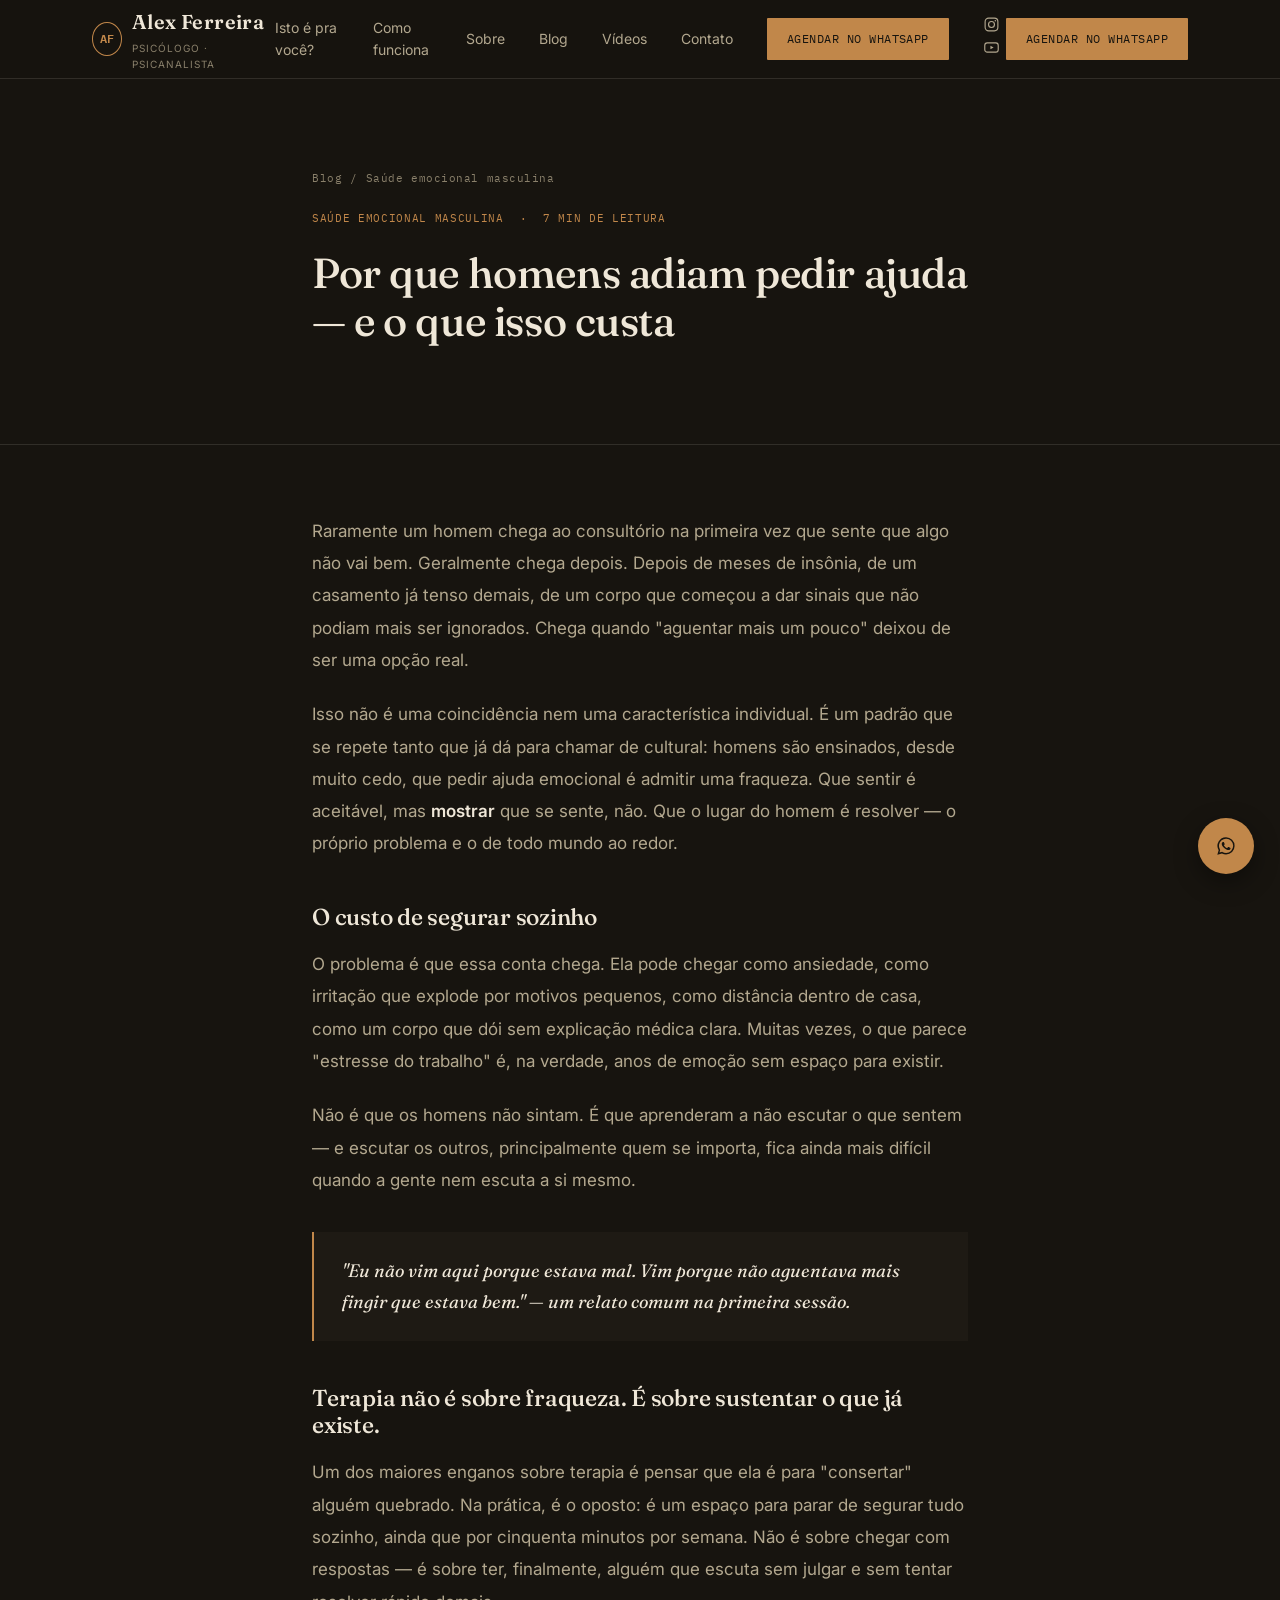
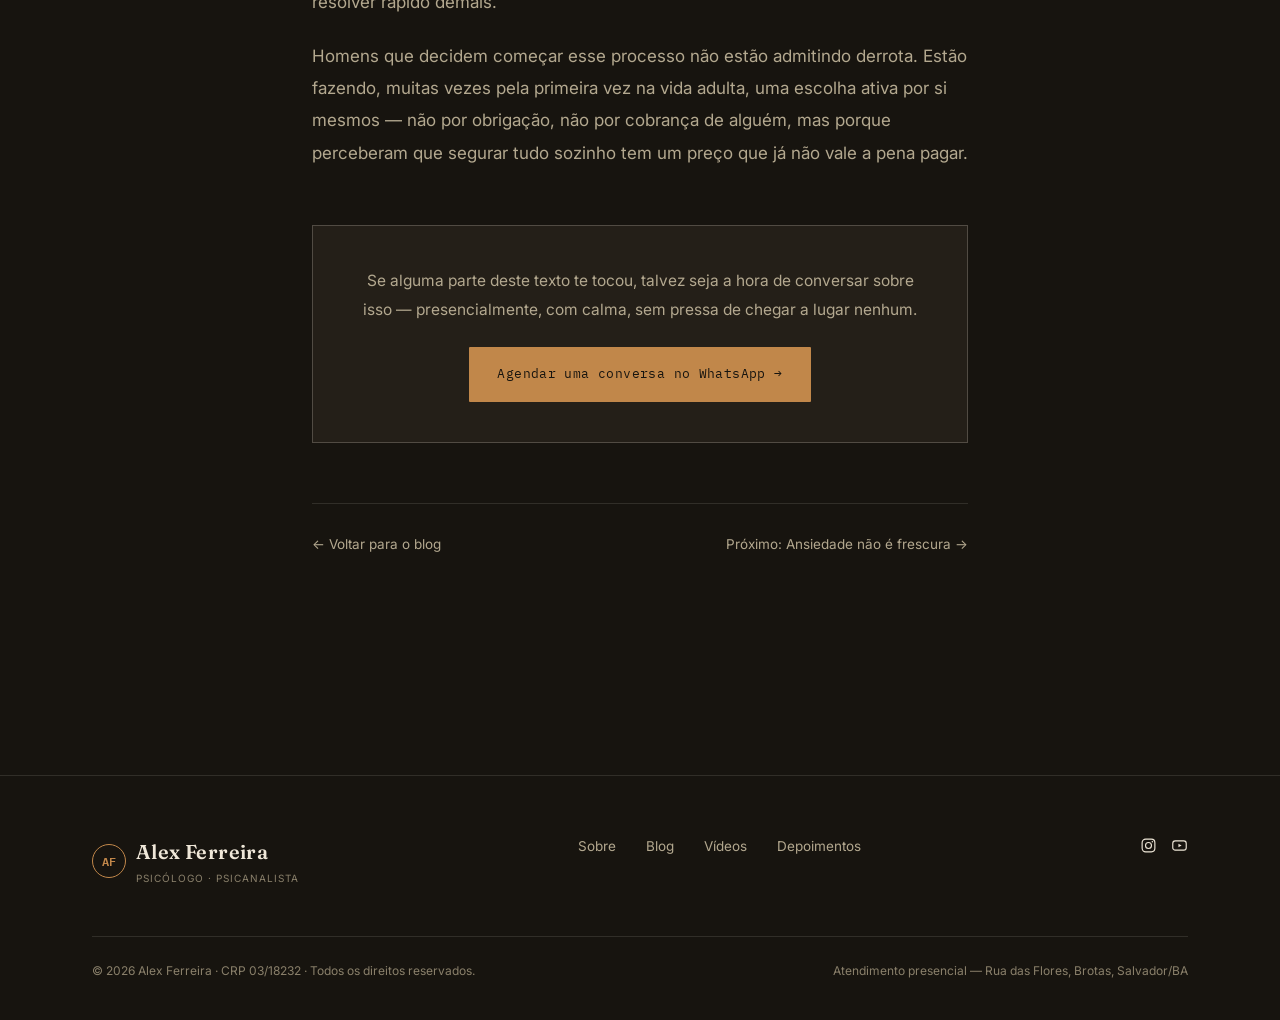
<file: Alex s/homens-pedir-ajuda.html>
<!DOCTYPE html>
<html lang="pt-BR">
<head>
<meta charset="UTF-8">
<meta name="viewport" content="width=device-width, initial-scale=1.0">
<title>Por que homens adiam pedir ajuda — Alex Ferreira, Psicólogo</title>
<meta name="description" content="Um texto sobre por que tantos homens só procuram terapia quando já não aguentam mais — e o que isso custa até lá.">
<link rel="preconnect" href="https://fonts.googleapis.com">
<link rel="preconnect" href="https://fonts.gstatic.com" crossorigin>
<link href="https://fonts.googleapis.com/css2?family=Fraunces:ital,opsz,wght@0,9..144,300;0,9..144,400;0,9..144,500;0,9..144,600;0,9..144,700;1,9..144,400;1,9..144,500&family=Inter:wght@300;400;500;600;700&family=IBM+Plex+Mono:wght@400;500&display=swap" rel="stylesheet">
<link rel="stylesheet" href="../styles.css">
</head>
<body>

<header>
  <nav class="wrap">
    <a href="../index.html" class="logo">
      <span class="mark">AF</span>
      <span>Alex Ferreira<small>Psicólogo · Psicanalista</small></span>
    </a>
    <div class="nav-links">
      <a href="../index.html#identificacao">Isto é pra você?</a>
      <a href="../index.html#como-funciona">Como funciona</a>
      <a href="../index.html#sobre">Sobre</a>
      <a href="../blog.html">Blog</a>
      <a href="../videos.html">Vídeos</a>
      <a href="../index.html#contato">Contato</a>
      <a class="nav-cta mobile-cta" href="https://wa.me/5571997010328?text=Ol%C3%A1%2C%20Alex.%20Vim%20pelo%20site%20e%20gostaria%20de%20agendar%20uma%20conversa." target="_blank" rel="noopener">AGENDAR NO WHATSAPP</a>
      <div class="mobile-social">
        <a href="https://instagram.com/psialexferreira" target="_blank" rel="noopener" aria-label="Instagram">
          <svg width="17" height="17" viewBox="0 0 24 24" fill="none"><rect x="3" y="3" width="18" height="18" rx="5" stroke="currentColor" stroke-width="1.6"/><circle cx="12" cy="12" r="4.2" stroke="currentColor" stroke-width="1.6"/><circle cx="17.4" cy="6.6" r="1.1" fill="currentColor"/></svg>
        </a>
        <a href="https://www.youtube.com/@alexferreira-psicologopsic4075" target="_blank" rel="noopener" aria-label="YouTube">
          <svg width="17" height="17" viewBox="0 0 24 24" fill="none"><rect x="2.5" y="5.5" width="19" height="13" rx="3.5" stroke="currentColor" stroke-width="1.6"/><path d="M10.5 9.5L15 12L10.5 14.5V9.5Z" fill="currentColor"/></svg>
        </a>
      </div>
    
    </div>
    <a class="nav-cta" href="https://wa.me/5571997010328?text=Ol%C3%A1%2C%20Alex.%20Vim%20pelo%20site%20e%20gostaria%20de%20agendar%20uma%20conversa." target="_blank" rel="noopener">AGENDAR NO WHATSAPP</a>
    <button class="nav-toggle" aria-label="menu"><span></span><span></span><span></span></button>
  </nav>
</header>

<section class="page-hero">
  <div class="article-wrap">
    <div class="breadcrumb"><a href="../blog.html">Blog</a><span>/</span><span>Saúde emocional masculina</span></div>
    <div class="article-meta"><span>Saúde emocional masculina</span><span>·</span><span>7 min de leitura</span></div>
    <h1>Por que homens adiam pedir ajuda — e o que isso custa</h1>
  </div>
</section>

<section style="padding-top:70px;">
  <div class="article-wrap article-body reveal">
    <p>Raramente um homem chega ao consultório na primeira vez que sente que algo não vai bem. Geralmente chega depois. Depois de meses de insônia, de um casamento já tenso demais, de um corpo que começou a dar sinais que não podiam mais ser ignorados. Chega quando "aguentar mais um pouco" deixou de ser uma opção real.</p>

    <p>Isso não é uma coincidência nem uma característica individual. É um padrão que se repete tanto que já dá para chamar de cultural: homens são ensinados, desde muito cedo, que pedir ajuda emocional é admitir uma fraqueza. Que sentir é aceitável, mas <strong>mostrar</strong> que se sente, não. Que o lugar do homem é resolver — o próprio problema e o de todo mundo ao redor.</p>

    <h2>O custo de segurar sozinho</h2>
    <p>O problema é que essa conta chega. Ela pode chegar como ansiedade, como irritação que explode por motivos pequenos, como distância dentro de casa, como um corpo que dói sem explicação médica clara. Muitas vezes, o que parece "estresse do trabalho" é, na verdade, anos de emoção sem espaço para existir.</p>

    <p>Não é que os homens não sintam. É que aprenderam a não escutar o que sentem — e escutar os outros, principalmente quem se importa, fica ainda mais difícil quando a gente nem escuta a si mesmo.</p>

    <blockquote>"Eu não vim aqui porque estava mal. Vim porque não aguentava mais fingir que estava bem." — um relato comum na primeira sessão.</blockquote>

    <h2>Terapia não é sobre fraqueza. É sobre sustentar o que já existe.</h2>
    <p>Um dos maiores enganos sobre terapia é pensar que ela é para "consertar" alguém quebrado. Na prática, é o oposto: é um espaço para parar de segurar tudo sozinho, ainda que por cinquenta minutos por semana. Não é sobre chegar com respostas — é sobre ter, finalmente, alguém que escuta sem julgar e sem tentar resolver rápido demais.</p>

    <p>Homens que decidem começar esse processo não estão admitindo derrota. Estão fazendo, muitas vezes pela primeira vez na vida adulta, uma escolha ativa por si mesmos — não por obrigação, não por cobrança de alguém, mas porque perceberam que segurar tudo sozinho tem um preço que já não vale a pena pagar.</p>

    <div class="article-cta">
      <p>Se alguma parte deste texto te tocou, talvez seja a hora de conversar sobre isso — presencialmente, com calma, sem pressa de chegar a lugar nenhum.</p>
      <a class="btn-primary" href="https://wa.me/5571997010328?text=Ol%C3%A1%2C%20Alex.%20Li%20o%20artigo%20sobre%20homens%20pedirem%20ajuda%20e%20gostaria%20de%20agendar%20uma%20conversa." target="_blank" rel="noopener">Agendar uma conversa no WhatsApp →</a>
    </div>

    <div class="article-footer-nav">
      <a href="../blog.html">← Voltar para o blog</a>
      <a href="ansiedade-sintomas-corpo.html">Próximo: Ansiedade não é frescura →</a>
    </div>
  </div>
</section>

<footer style="margin-top:100px;">
  <div class="wrap">
    <div class="footer-grid">
      <a href="../index.html" class="logo">
        <span class="mark">AF</span>
        <span>Alex Ferreira<small>Psicólogo · Psicanalista</small></span>
      </a>
      <div class="footer-links">
        <a href="../index.html#sobre">Sobre</a>
        <a href="../blog.html">Blog</a>
        <a href="../videos.html">Vídeos</a>
        <a href="../index.html#depoimentos">Depoimentos</a>
      </div>
      <div class="footer-social">
        <a href="https://instagram.com/psialexferreira" target="_blank" rel="noopener" aria-label="Instagram">
          <svg width="17" height="17" viewBox="0 0 24 24" fill="none"><rect x="3" y="3" width="18" height="18" rx="5" stroke="currentColor" stroke-width="1.6"/><circle cx="12" cy="12" r="4.2" stroke="currentColor" stroke-width="1.6"/><circle cx="17.4" cy="6.6" r="1.1" fill="currentColor"/></svg>
        </a>
        <a href="https://www.youtube.com/@alexferreira-psicologopsic4075" target="_blank" rel="noopener" aria-label="YouTube">
          <svg width="17" height="17" viewBox="0 0 24 24" fill="none"><rect x="2.5" y="5.5" width="19" height="13" rx="3.5" stroke="currentColor" stroke-width="1.6"/><path d="M10.5 9.5L15 12L10.5 14.5V9.5Z" fill="currentColor"/></svg>
        </a>
      </div>
    </div>
    <div class="footer-bottom">
      <span>© 2026 Alex Ferreira · CRP 03/18232 · Todos os direitos reservados.</span>
      <span>Atendimento presencial — Rua das Flores, Brotas, Salvador/BA</span>
    </div>
  </div>
</footer>

<a class="wa-float" href="https://wa.me/5571997010328?text=Ol%C3%A1%2C%20Alex.%20Vim%20pelo%20site%20e%20gostaria%20de%20agendar%20uma%20conversa." target="_blank" rel="noopener" aria-label="WhatsApp">
  <svg width="26" height="26" viewBox="0 0 24 24" fill="none"><path d="M17.6 6.32A7.85 7.85 0 0 0 12.05 4a7.9 7.9 0 0 0-6.84 11.87L4 20l4.24-1.11a7.9 7.9 0 0 0 3.8.97h.01A7.9 7.9 0 0 0 19.94 12a7.85 7.85 0 0 0-2.34-5.68Zm-5.55 12.15h-.01a6.56 6.56 0 0 1-3.34-.92l-.24-.14-2.48.65.66-2.42-.16-.25a6.57 6.57 0 0 1 10.2-8.16 6.53 6.53 0 0 1 1.94 4.65 6.57 6.57 0 0 1-6.57 6.59Zm3.6-4.92c-.2-.1-1.17-.58-1.35-.64-.18-.07-.31-.1-.44.1-.13.2-.5.64-.62.78-.11.13-.23.15-.42.05-.2-.1-.83-.3-1.58-.97-.58-.52-.98-1.16-1.09-1.36-.11-.2-.01-.3.09-.4.09-.1.2-.23.3-.35.1-.12.13-.2.2-.33.07-.13.03-.25-.02-.35-.05-.1-.44-1.06-.6-1.45-.16-.38-.32-.33-.44-.33-.11 0-.24-.01-.37-.01-.13 0-.35.05-.53.25-.18.2-.7.68-.7 1.66 0 .98.72 1.93.82 2.06.1.13 1.4 2.14 3.4 3 .48.2.85.33 1.14.42.48.15.92.13 1.26.08.39-.06 1.17-.48 1.34-.94.16-.46.16-.86.11-.94-.05-.08-.18-.13-.38-.23Z" fill="#17140F"/></svg>
</a>

<script>
  document.addEventListener('DOMContentLoaded', function(){
    var toggle = document.querySelector('.nav-toggle');
    var links = document.querySelector('.nav-links');
    if(toggle && links){
      toggle.addEventListener('click', function(){
        var isOpen = links.classList.toggle('open');
        toggle.classList.toggle('active', isOpen);
        document.body.classList.toggle('nav-open', isOpen);
      });
      links.querySelectorAll('a').forEach(function(a){
        a.addEventListener('click', function(){
          links.classList.remove('open');
          toggle.classList.remove('active');
          document.body.classList.remove('nav-open');
        });
      });
      document.addEventListener('keydown', function(e){
        if(e.key === 'Escape'){
          links.classList.remove('open');
          toggle.classList.remove('active');
          document.body.classList.remove('nav-open');
        }
      });
    }
    var obs = new IntersectionObserver(function(entries){
      entries.forEach(function(e){ if(e.isIntersecting){ e.target.classList.add('in'); } });
    }, {threshold:0.1});
    document.querySelectorAll('.reveal').forEach(function(el){ obs.observe(el); });
  });
</script>

</body>
</html>
</file>
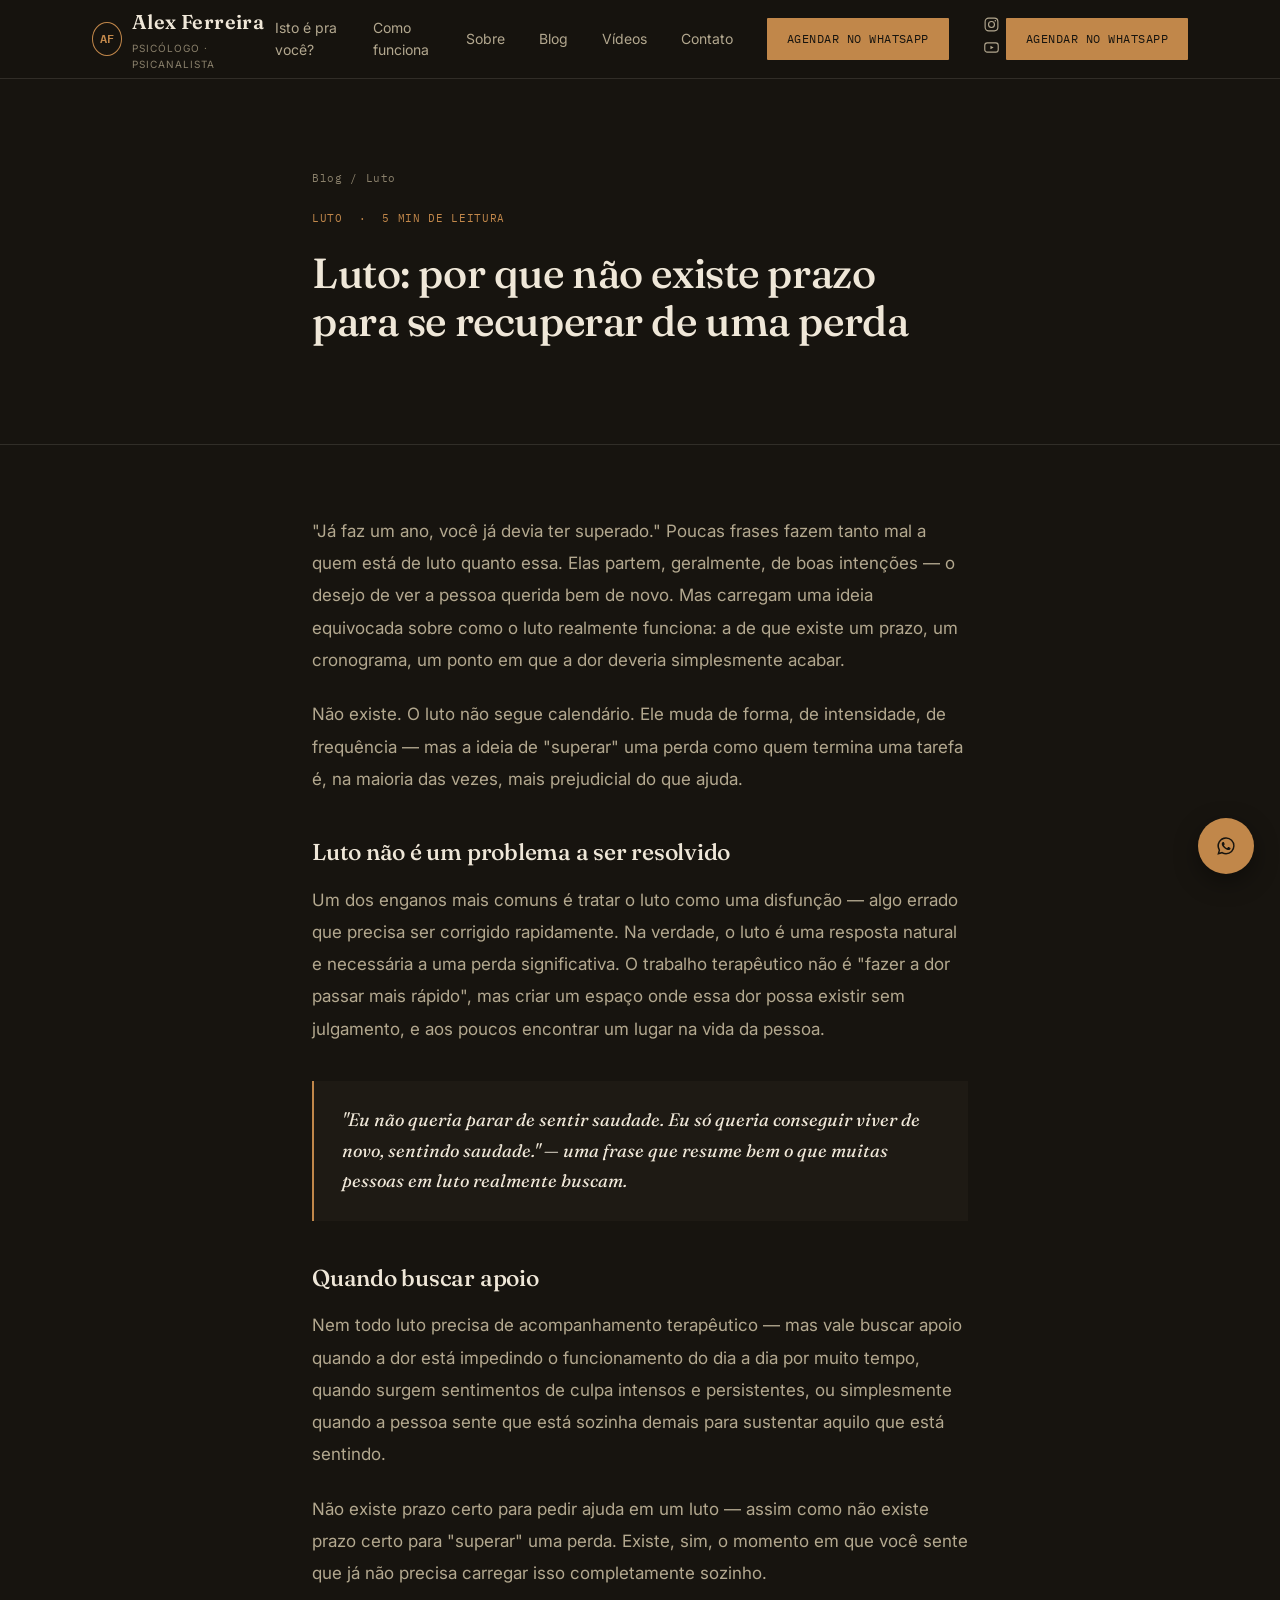
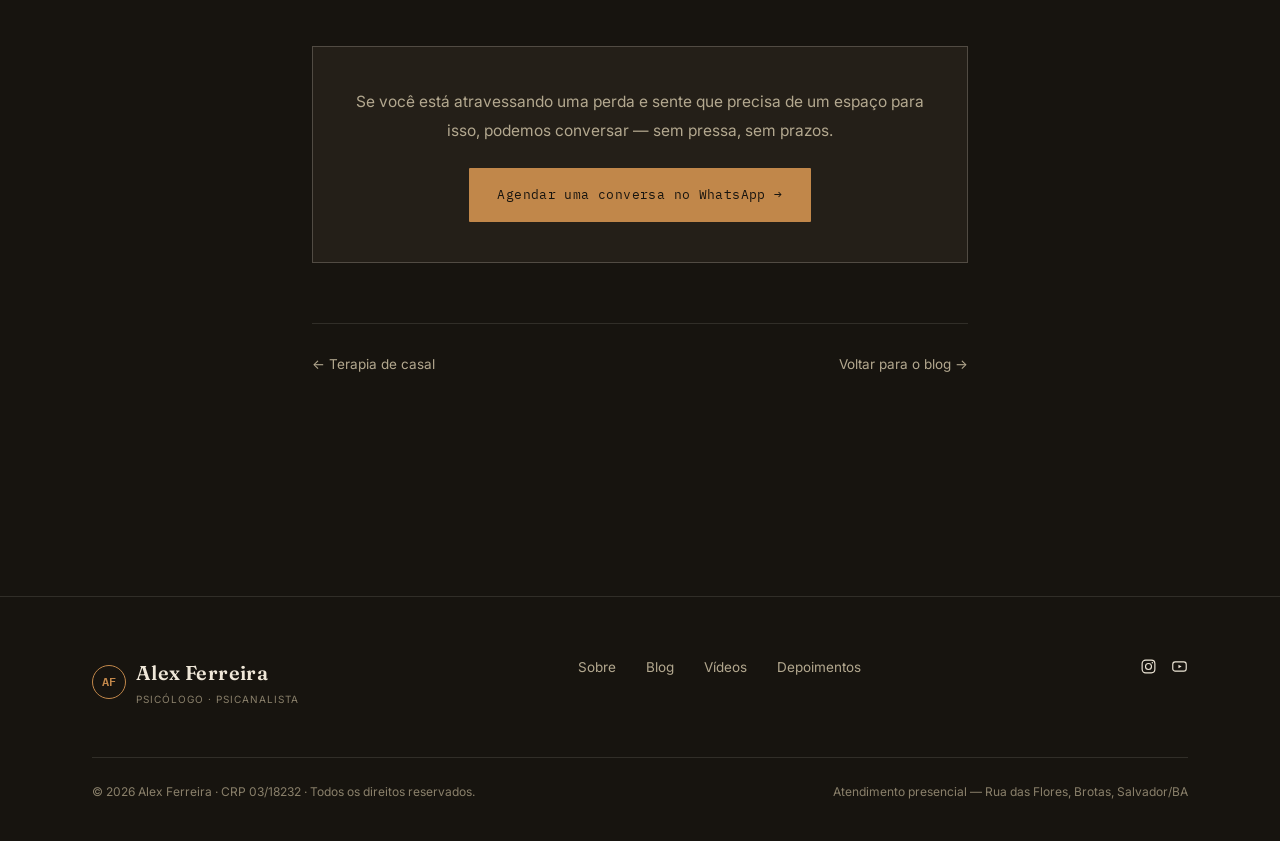
<file: Alex s/luto-sem-prazo.html>
<!DOCTYPE html>
<html lang="pt-BR">
<head>
<meta charset="UTF-8">
<meta name="viewport" content="width=device-width, initial-scale=1.0">
<title>Luto: por que não existe prazo para superar — Alex Ferreira</title>
<meta name="description" content="Um texto sobre luto, perda e por que a ideia de 'prazo para superar' faz mais mal do que bem.">
<link rel="preconnect" href="https://fonts.googleapis.com">
<link rel="preconnect" href="https://fonts.gstatic.com" crossorigin>
<link href="https://fonts.googleapis.com/css2?family=Fraunces:ital,opsz,wght@0,9..144,300;0,9..144,400;0,9..144,500;0,9..144,600;0,9..144,700;1,9..144,400;1,9..144,500&family=Inter:wght@300;400;500;600;700&family=IBM+Plex+Mono:wght@400;500&display=swap" rel="stylesheet">
<link rel="stylesheet" href="../styles.css">
</head>
<body>

<header>
  <nav class="wrap">
    <a href="../index.html" class="logo">
      <span class="mark">AF</span>
      <span>Alex Ferreira<small>Psicólogo · Psicanalista</small></span>
    </a>
    <div class="nav-links">
      <a href="../index.html#identificacao">Isto é pra você?</a>
      <a href="../index.html#como-funciona">Como funciona</a>
      <a href="../index.html#sobre">Sobre</a>
      <a href="../blog.html">Blog</a>
      <a href="../videos.html">Vídeos</a>
      <a href="../index.html#contato">Contato</a>
      <a class="nav-cta mobile-cta" href="https://wa.me/5571997010328?text=Ol%C3%A1%2C%20Alex.%20Vim%20pelo%20site%20e%20gostaria%20de%20agendar%20uma%20conversa." target="_blank" rel="noopener">AGENDAR NO WHATSAPP</a>
      <div class="mobile-social">
        <a href="https://instagram.com/psialexferreira" target="_blank" rel="noopener" aria-label="Instagram">
          <svg width="17" height="17" viewBox="0 0 24 24" fill="none"><rect x="3" y="3" width="18" height="18" rx="5" stroke="currentColor" stroke-width="1.6"/><circle cx="12" cy="12" r="4.2" stroke="currentColor" stroke-width="1.6"/><circle cx="17.4" cy="6.6" r="1.1" fill="currentColor"/></svg>
        </a>
        <a href="https://www.youtube.com/@alexferreira-psicologopsic4075" target="_blank" rel="noopener" aria-label="YouTube">
          <svg width="17" height="17" viewBox="0 0 24 24" fill="none"><rect x="2.5" y="5.5" width="19" height="13" rx="3.5" stroke="currentColor" stroke-width="1.6"/><path d="M10.5 9.5L15 12L10.5 14.5V9.5Z" fill="currentColor"/></svg>
        </a>
      </div>
    
    </div>
    <a class="nav-cta" href="https://wa.me/5571997010328?text=Ol%C3%A1%2C%20Alex.%20Vim%20pelo%20site%20e%20gostaria%20de%20agendar%20uma%20conversa." target="_blank" rel="noopener">AGENDAR NO WHATSAPP</a>
    <button class="nav-toggle" aria-label="menu"><span></span><span></span><span></span></button>
  </nav>
</header>

<section class="page-hero">
  <div class="article-wrap">
    <div class="breadcrumb"><a href="../blog.html">Blog</a><span>/</span><span>Luto</span></div>
    <div class="article-meta"><span>Luto</span><span>·</span><span>5 min de leitura</span></div>
    <h1>Luto: por que não existe prazo para se recuperar de uma perda</h1>
  </div>
</section>

<section style="padding-top:70px;">
  <div class="article-wrap article-body reveal">
    <p>"Já faz um ano, você já devia ter superado." Poucas frases fazem tanto mal a quem está de luto quanto essa. Elas partem, geralmente, de boas intenções — o desejo de ver a pessoa querida bem de novo. Mas carregam uma ideia equivocada sobre como o luto realmente funciona: a de que existe um prazo, um cronograma, um ponto em que a dor deveria simplesmente acabar.</p>

    <p>Não existe. O luto não segue calendário. Ele muda de forma, de intensidade, de frequência — mas a ideia de "superar" uma perda como quem termina uma tarefa é, na maioria das vezes, mais prejudicial do que ajuda.</p>

    <h2>Luto não é um problema a ser resolvido</h2>
    <p>Um dos enganos mais comuns é tratar o luto como uma disfunção — algo errado que precisa ser corrigido rapidamente. Na verdade, o luto é uma resposta natural e necessária a uma perda significativa. O trabalho terapêutico não é "fazer a dor passar mais rápido", mas criar um espaço onde essa dor possa existir sem julgamento, e aos poucos encontrar um lugar na vida da pessoa.</p>

    <blockquote>"Eu não queria parar de sentir saudade. Eu só queria conseguir viver de novo, sentindo saudade." — uma frase que resume bem o que muitas pessoas em luto realmente buscam.</blockquote>

    <h2>Quando buscar apoio</h2>
    <p>Nem todo luto precisa de acompanhamento terapêutico — mas vale buscar apoio quando a dor está impedindo o funcionamento do dia a dia por muito tempo, quando surgem sentimentos de culpa intensos e persistentes, ou simplesmente quando a pessoa sente que está sozinha demais para sustentar aquilo que está sentindo.</p>

    <p>Não existe prazo certo para pedir ajuda em um luto — assim como não existe prazo certo para "superar" uma perda. Existe, sim, o momento em que você sente que já não precisa carregar isso completamente sozinho.</p>

    <div class="article-cta">
      <p>Se você está atravessando uma perda e sente que precisa de um espaço para isso, podemos conversar — sem pressa, sem prazos.</p>
      <a class="btn-primary" href="https://wa.me/5571997010328?text=Ol%C3%A1%2C%20Alex.%20Li%20o%20artigo%20sobre%20luto%20e%20gostaria%20de%20agendar%20uma%20conversa." target="_blank" rel="noopener">Agendar uma conversa no WhatsApp →</a>
    </div>

    <div class="article-footer-nav">
      <a href="terapia-casal-um-nao-quer-ir.html">← Terapia de casal</a>
      <a href="../blog.html">Voltar para o blog →</a>
    </div>
  </div>
</section>

<footer style="margin-top:100px;">
  <div class="wrap">
    <div class="footer-grid">
      <a href="../index.html" class="logo">
        <span class="mark">AF</span>
        <span>Alex Ferreira<small>Psicólogo · Psicanalista</small></span>
      </a>
      <div class="footer-links">
        <a href="../index.html#sobre">Sobre</a>
        <a href="../blog.html">Blog</a>
        <a href="../videos.html">Vídeos</a>
        <a href="../index.html#depoimentos">Depoimentos</a>
      </div>
      <div class="footer-social">
        <a href="https://instagram.com/psialexferreira" target="_blank" rel="noopener" aria-label="Instagram">
          <svg width="17" height="17" viewBox="0 0 24 24" fill="none"><rect x="3" y="3" width="18" height="18" rx="5" stroke="currentColor" stroke-width="1.6"/><circle cx="12" cy="12" r="4.2" stroke="currentColor" stroke-width="1.6"/><circle cx="17.4" cy="6.6" r="1.1" fill="currentColor"/></svg>
        </a>
        <a href="https://www.youtube.com/@alexferreira-psicologopsic4075" target="_blank" rel="noopener" aria-label="YouTube">
          <svg width="17" height="17" viewBox="0 0 24 24" fill="none"><rect x="2.5" y="5.5" width="19" height="13" rx="3.5" stroke="currentColor" stroke-width="1.6"/><path d="M10.5 9.5L15 12L10.5 14.5V9.5Z" fill="currentColor"/></svg>
        </a>
      </div>
    </div>
    <div class="footer-bottom">
      <span>© 2026 Alex Ferreira · CRP 03/18232 · Todos os direitos reservados.</span>
      <span>Atendimento presencial — Rua das Flores, Brotas, Salvador/BA</span>
    </div>
  </div>
</footer>

<a class="wa-float" href="https://wa.me/5571997010328?text=Ol%C3%A1%2C%20Alex.%20Vim%20pelo%20site%20e%20gostaria%20de%20agendar%20uma%20conversa." target="_blank" rel="noopener" aria-label="WhatsApp">
  <svg width="26" height="26" viewBox="0 0 24 24" fill="none"><path d="M17.6 6.32A7.85 7.85 0 0 0 12.05 4a7.9 7.9 0 0 0-6.84 11.87L4 20l4.24-1.11a7.9 7.9 0 0 0 3.8.97h.01A7.9 7.9 0 0 0 19.94 12a7.85 7.85 0 0 0-2.34-5.68Zm-5.55 12.15h-.01a6.56 6.56 0 0 1-3.34-.92l-.24-.14-2.48.65.66-2.42-.16-.25a6.57 6.57 0 0 1 10.2-8.16 6.53 6.53 0 0 1 1.94 4.65 6.57 6.57 0 0 1-6.57 6.59Zm3.6-4.92c-.2-.1-1.17-.58-1.35-.64-.18-.07-.31-.1-.44.1-.13.2-.5.64-.62.78-.11.13-.23.15-.42.05-.2-.1-.83-.3-1.58-.97-.58-.52-.98-1.16-1.09-1.36-.11-.2-.01-.3.09-.4.09-.1.2-.23.3-.35.1-.12.13-.2.2-.33.07-.13.03-.25-.02-.35-.05-.1-.44-1.06-.6-1.45-.16-.38-.32-.33-.44-.33-.11 0-.24-.01-.37-.01-.13 0-.35.05-.53.25-.18.2-.7.68-.7 1.66 0 .98.72 1.93.82 2.06.1.13 1.4 2.14 3.4 3 .48.2.85.33 1.14.42.48.15.92.13 1.26.08.39-.06 1.17-.48 1.34-.94.16-.46.16-.86.11-.94-.05-.08-.18-.13-.38-.23Z" fill="#17140F"/></svg>
</a>

<script>
  document.addEventListener('DOMContentLoaded', function(){
    var toggle = document.querySelector('.nav-toggle');
    var links = document.querySelector('.nav-links');
    if(toggle && links){
      toggle.addEventListener('click', function(){
        var isOpen = links.classList.toggle('open');
        toggle.classList.toggle('active', isOpen);
        document.body.classList.toggle('nav-open', isOpen);
      });
      links.querySelectorAll('a').forEach(function(a){
        a.addEventListener('click', function(){
          links.classList.remove('open');
          toggle.classList.remove('active');
          document.body.classList.remove('nav-open');
        });
      });
      document.addEventListener('keydown', function(e){
        if(e.key === 'Escape'){
          links.classList.remove('open');
          toggle.classList.remove('active');
          document.body.classList.remove('nav-open');
        }
      });
    }
    var obs = new IntersectionObserver(function(entries){
      entries.forEach(function(e){ if(e.isIntersecting){ e.target.classList.add('in'); } });
    }, {threshold:0.1});
    document.querySelectorAll('.reveal').forEach(function(el){ obs.observe(el); });
  });
</script>

</body>
</html>
</file>
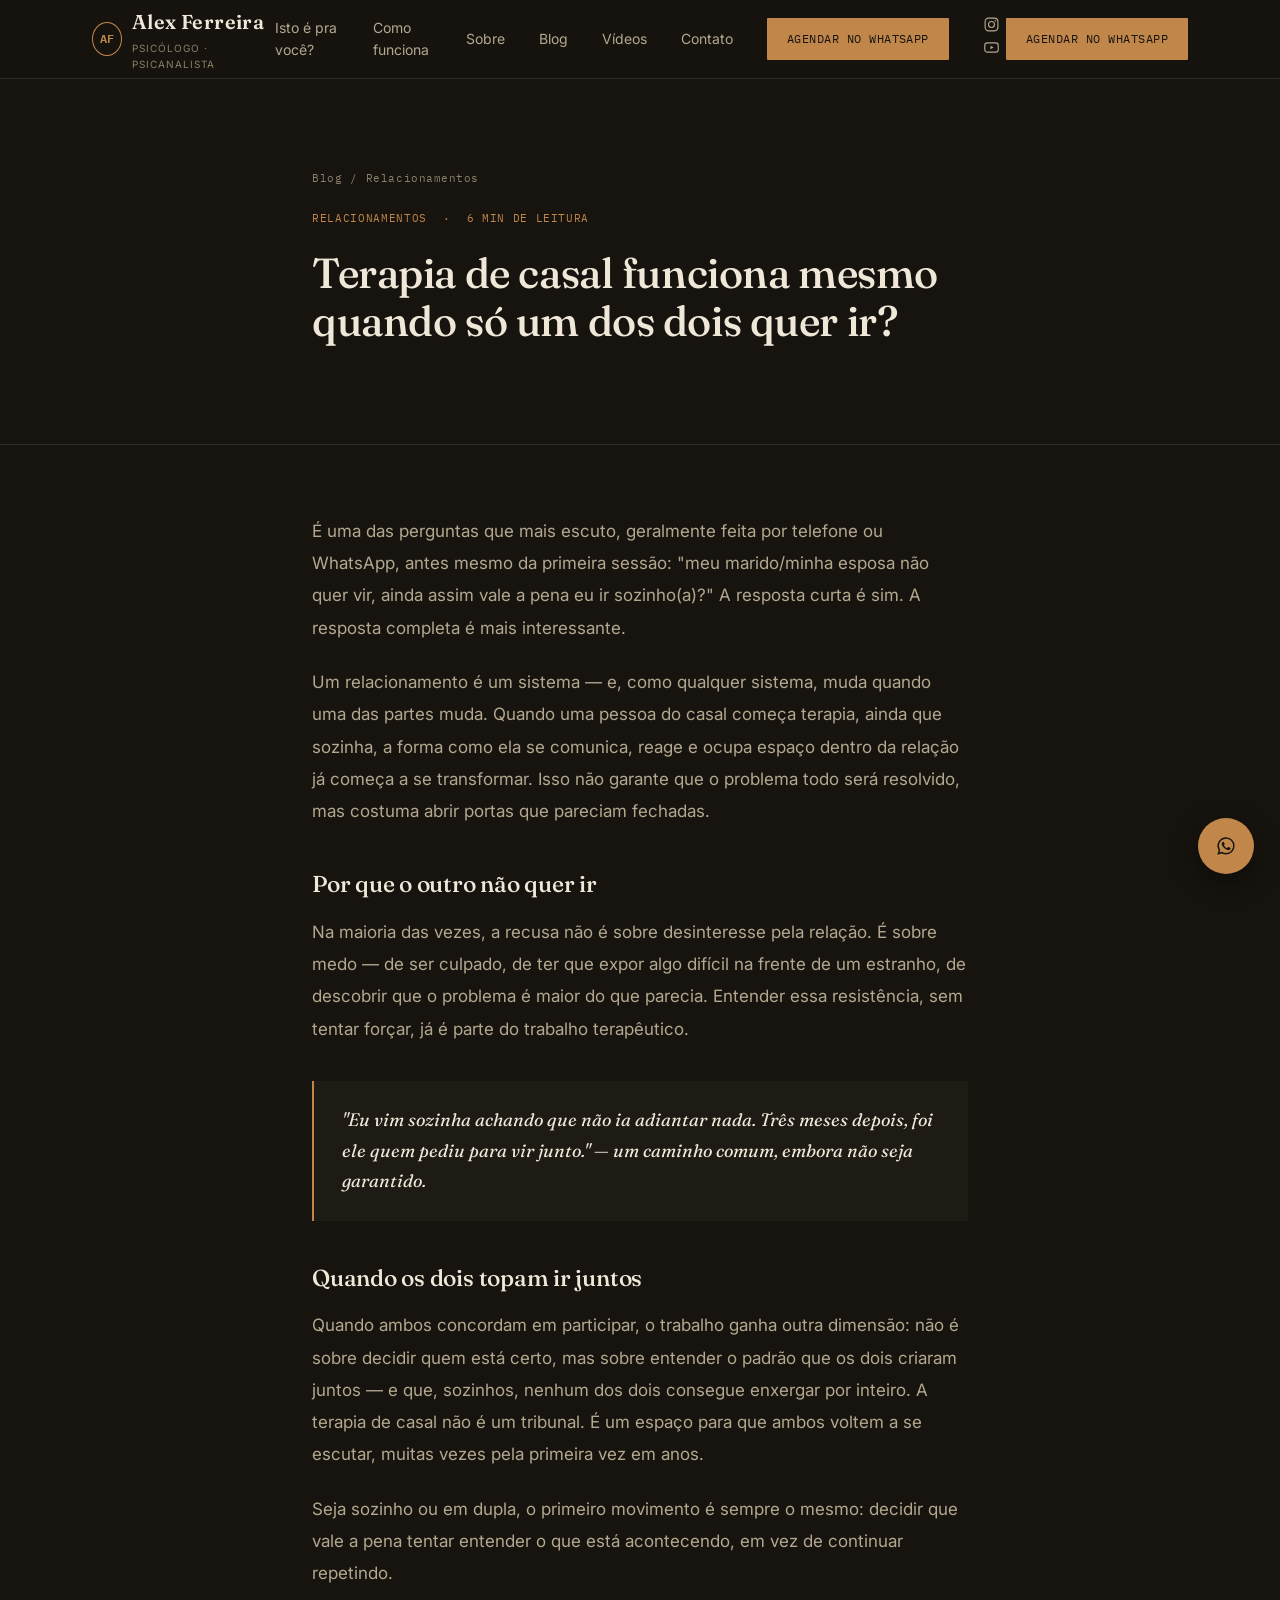
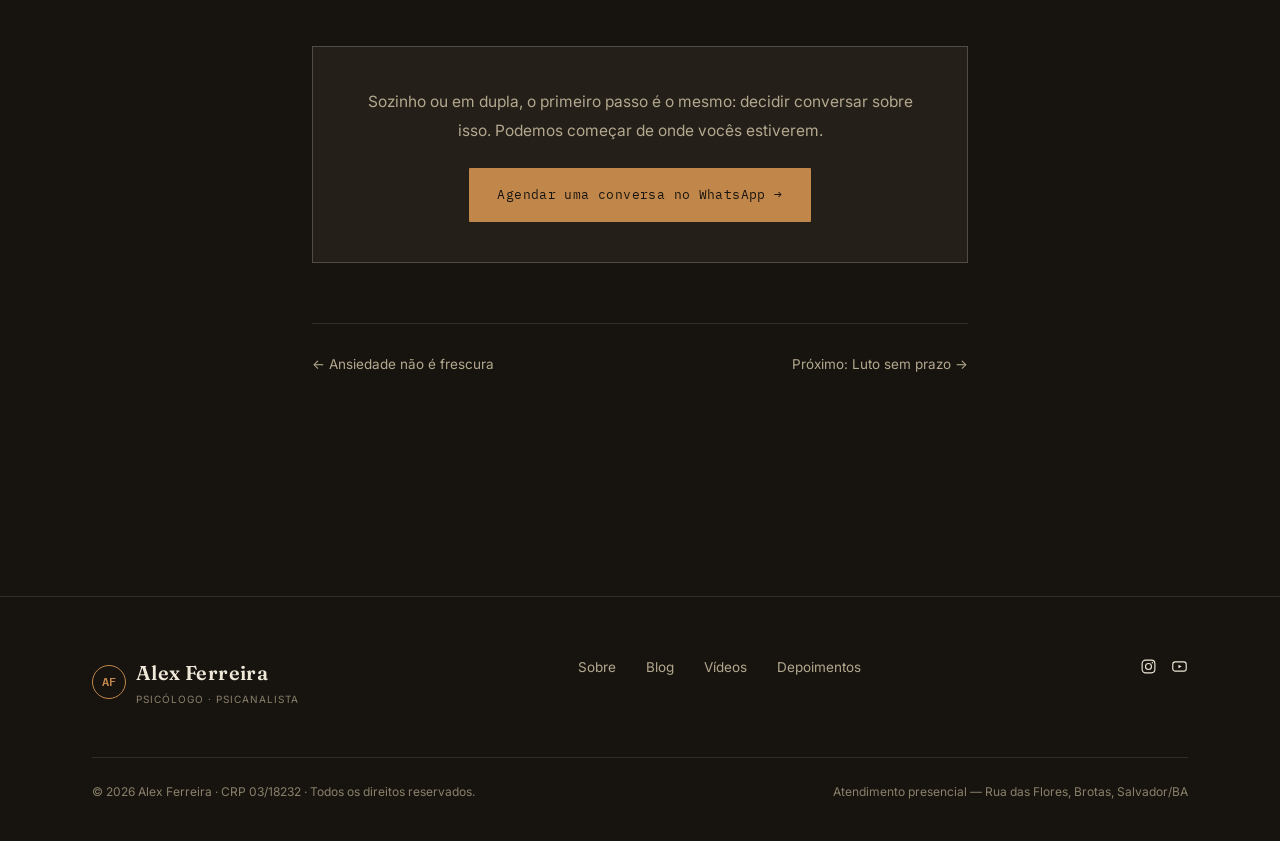
<file: Alex s/terapia-casal-um-nao-quer-ir.html>
<!DOCTYPE html>
<html lang="pt-BR">
<head>
<meta charset="UTF-8">
<meta name="viewport" content="width=device-width, initial-scale=1.0">
<title>Terapia de casal funciona só com um dos dois? — Alex Ferreira</title>
<meta name="description" content="Entenda se vale a pena buscar terapia de casal quando apenas um dos dois está disposto a ir.">
<link rel="preconnect" href="https://fonts.googleapis.com">
<link rel="preconnect" href="https://fonts.gstatic.com" crossorigin>
<link href="https://fonts.googleapis.com/css2?family=Fraunces:ital,opsz,wght@0,9..144,300;0,9..144,400;0,9..144,500;0,9..144,600;0,9..144,700;1,9..144,400;1,9..144,500&family=Inter:wght@300;400;500;600;700&family=IBM+Plex+Mono:wght@400;500&display=swap" rel="stylesheet">
<link rel="stylesheet" href="../styles.css">
</head>
<body>

<header>
  <nav class="wrap">
    <a href="../index.html" class="logo">
      <span class="mark">AF</span>
      <span>Alex Ferreira<small>Psicólogo · Psicanalista</small></span>
    </a>
    <div class="nav-links">
      <a href="../index.html#identificacao">Isto é pra você?</a>
      <a href="../index.html#como-funciona">Como funciona</a>
      <a href="../index.html#sobre">Sobre</a>
      <a href="../blog.html">Blog</a>
      <a href="../videos.html">Vídeos</a>
      <a href="../index.html#contato">Contato</a>
      <a class="nav-cta mobile-cta" href="https://wa.me/5571997010328?text=Ol%C3%A1%2C%20Alex.%20Vim%20pelo%20site%20e%20gostaria%20de%20agendar%20uma%20conversa." target="_blank" rel="noopener">AGENDAR NO WHATSAPP</a>
      <div class="mobile-social">
        <a href="https://instagram.com/psialexferreira" target="_blank" rel="noopener" aria-label="Instagram">
          <svg width="17" height="17" viewBox="0 0 24 24" fill="none"><rect x="3" y="3" width="18" height="18" rx="5" stroke="currentColor" stroke-width="1.6"/><circle cx="12" cy="12" r="4.2" stroke="currentColor" stroke-width="1.6"/><circle cx="17.4" cy="6.6" r="1.1" fill="currentColor"/></svg>
        </a>
        <a href="https://www.youtube.com/@alexferreira-psicologopsic4075" target="_blank" rel="noopener" aria-label="YouTube">
          <svg width="17" height="17" viewBox="0 0 24 24" fill="none"><rect x="2.5" y="5.5" width="19" height="13" rx="3.5" stroke="currentColor" stroke-width="1.6"/><path d="M10.5 9.5L15 12L10.5 14.5V9.5Z" fill="currentColor"/></svg>
        </a>
      </div>
    
    </div>
    <a class="nav-cta" href="https://wa.me/5571997010328?text=Ol%C3%A1%2C%20Alex.%20Vim%20pelo%20site%20e%20gostaria%20de%20agendar%20uma%20conversa." target="_blank" rel="noopener">AGENDAR NO WHATSAPP</a>
    <button class="nav-toggle" aria-label="menu"><span></span><span></span><span></span></button>
  </nav>
</header>

<section class="page-hero">
  <div class="article-wrap">
    <div class="breadcrumb"><a href="../blog.html">Blog</a><span>/</span><span>Relacionamentos</span></div>
    <div class="article-meta"><span>Relacionamentos</span><span>·</span><span>6 min de leitura</span></div>
    <h1>Terapia de casal funciona mesmo quando só um dos dois quer ir?</h1>
  </div>
</section>

<section style="padding-top:70px;">
  <div class="article-wrap article-body reveal">
    <p>É uma das perguntas que mais escuto, geralmente feita por telefone ou WhatsApp, antes mesmo da primeira sessão: "meu marido/minha esposa não quer vir, ainda assim vale a pena eu ir sozinho(a)?" A resposta curta é sim. A resposta completa é mais interessante.</p>

    <p>Um relacionamento é um sistema — e, como qualquer sistema, muda quando uma das partes muda. Quando uma pessoa do casal começa terapia, ainda que sozinha, a forma como ela se comunica, reage e ocupa espaço dentro da relação já começa a se transformar. Isso não garante que o problema todo será resolvido, mas costuma abrir portas que pareciam fechadas.</p>

    <h2>Por que o outro não quer ir</h2>
    <p>Na maioria das vezes, a recusa não é sobre desinteresse pela relação. É sobre medo — de ser culpado, de ter que expor algo difícil na frente de um estranho, de descobrir que o problema é maior do que parecia. Entender essa resistência, sem tentar forçar, já é parte do trabalho terapêutico.</p>

    <blockquote>"Eu vim sozinha achando que não ia adiantar nada. Três meses depois, foi ele quem pediu para vir junto." — um caminho comum, embora não seja garantido.</blockquote>

    <h2>Quando os dois topam ir juntos</h2>
    <p>Quando ambos concordam em participar, o trabalho ganha outra dimensão: não é sobre decidir quem está certo, mas sobre entender o padrão que os dois criaram juntos — e que, sozinhos, nenhum dos dois consegue enxergar por inteiro. A terapia de casal não é um tribunal. É um espaço para que ambos voltem a se escutar, muitas vezes pela primeira vez em anos.</p>

    <p>Seja sozinho ou em dupla, o primeiro movimento é sempre o mesmo: decidir que vale a pena tentar entender o que está acontecendo, em vez de continuar repetindo.</p>

    <div class="article-cta">
      <p>Sozinho ou em dupla, o primeiro passo é o mesmo: decidir conversar sobre isso. Podemos começar de onde vocês estiverem.</p>
      <a class="btn-primary" href="https://wa.me/5571997010328?text=Ol%C3%A1%2C%20Alex.%20Li%20o%20artigo%20sobre%20terapia%20de%20casal%20e%20gostaria%20de%20agendar%20uma%20conversa." target="_blank" rel="noopener">Agendar uma conversa no WhatsApp →</a>
    </div>

    <div class="article-footer-nav">
      <a href="ansiedade-sintomas-corpo.html">← Ansiedade não é frescura</a>
      <a href="luto-sem-prazo.html">Próximo: Luto sem prazo →</a>
    </div>
  </div>
</section>

<footer style="margin-top:100px;">
  <div class="wrap">
    <div class="footer-grid">
      <a href="../index.html" class="logo">
        <span class="mark">AF</span>
        <span>Alex Ferreira<small>Psicólogo · Psicanalista</small></span>
      </a>
      <div class="footer-links">
        <a href="../index.html#sobre">Sobre</a>
        <a href="../blog.html">Blog</a>
        <a href="../videos.html">Vídeos</a>
        <a href="../index.html#depoimentos">Depoimentos</a>
      </div>
      <div class="footer-social">
        <a href="https://instagram.com/psialexferreira" target="_blank" rel="noopener" aria-label="Instagram">
          <svg width="17" height="17" viewBox="0 0 24 24" fill="none"><rect x="3" y="3" width="18" height="18" rx="5" stroke="currentColor" stroke-width="1.6"/><circle cx="12" cy="12" r="4.2" stroke="currentColor" stroke-width="1.6"/><circle cx="17.4" cy="6.6" r="1.1" fill="currentColor"/></svg>
        </a>
        <a href="https://www.youtube.com/@alexferreira-psicologopsic4075" target="_blank" rel="noopener" aria-label="YouTube">
          <svg width="17" height="17" viewBox="0 0 24 24" fill="none"><rect x="2.5" y="5.5" width="19" height="13" rx="3.5" stroke="currentColor" stroke-width="1.6"/><path d="M10.5 9.5L15 12L10.5 14.5V9.5Z" fill="currentColor"/></svg>
        </a>
      </div>
    </div>
    <div class="footer-bottom">
      <span>© 2026 Alex Ferreira · CRP 03/18232 · Todos os direitos reservados.</span>
      <span>Atendimento presencial — Rua das Flores, Brotas, Salvador/BA</span>
    </div>
  </div>
</footer>

<a class="wa-float" href="https://wa.me/5571997010328?text=Ol%C3%A1%2C%20Alex.%20Vim%20pelo%20site%20e%20gostaria%20de%20agendar%20uma%20conversa." target="_blank" rel="noopener" aria-label="WhatsApp">
  <svg width="26" height="26" viewBox="0 0 24 24" fill="none"><path d="M17.6 6.32A7.85 7.85 0 0 0 12.05 4a7.9 7.9 0 0 0-6.84 11.87L4 20l4.24-1.11a7.9 7.9 0 0 0 3.8.97h.01A7.9 7.9 0 0 0 19.94 12a7.85 7.85 0 0 0-2.34-5.68Zm-5.55 12.15h-.01a6.56 6.56 0 0 1-3.34-.92l-.24-.14-2.48.65.66-2.42-.16-.25a6.57 6.57 0 0 1 10.2-8.16 6.53 6.53 0 0 1 1.94 4.65 6.57 6.57 0 0 1-6.57 6.59Zm3.6-4.92c-.2-.1-1.17-.58-1.35-.64-.18-.07-.31-.1-.44.1-.13.2-.5.64-.62.78-.11.13-.23.15-.42.05-.2-.1-.83-.3-1.58-.97-.58-.52-.98-1.16-1.09-1.36-.11-.2-.01-.3.09-.4.09-.1.2-.23.3-.35.1-.12.13-.2.2-.33.07-.13.03-.25-.02-.35-.05-.1-.44-1.06-.6-1.45-.16-.38-.32-.33-.44-.33-.11 0-.24-.01-.37-.01-.13 0-.35.05-.53.25-.18.2-.7.68-.7 1.66 0 .98.72 1.93.82 2.06.1.13 1.4 2.14 3.4 3 .48.2.85.33 1.14.42.48.15.92.13 1.26.08.39-.06 1.17-.48 1.34-.94.16-.46.16-.86.11-.94-.05-.08-.18-.13-.38-.23Z" fill="#17140F"/></svg>
</a>

<script>
  document.addEventListener('DOMContentLoaded', function(){
    var toggle = document.querySelector('.nav-toggle');
    var links = document.querySelector('.nav-links');
    if(toggle && links){
      toggle.addEventListener('click', function(){
        var isOpen = links.classList.toggle('open');
        toggle.classList.toggle('active', isOpen);
        document.body.classList.toggle('nav-open', isOpen);
      });
      links.querySelectorAll('a').forEach(function(a){
        a.addEventListener('click', function(){
          links.classList.remove('open');
          toggle.classList.remove('active');
          document.body.classList.remove('nav-open');
        });
      });
      document.addEventListener('keydown', function(e){
        if(e.key === 'Escape'){
          links.classList.remove('open');
          toggle.classList.remove('active');
          document.body.classList.remove('nav-open');
        }
      });
    }
    var obs = new IntersectionObserver(function(entries){
      entries.forEach(function(e){ if(e.isIntersecting){ e.target.classList.add('in'); } });
    }, {threshold:0.1});
    document.querySelectorAll('.reveal').forEach(function(el){ obs.observe(el); });
  });
</script>

</body>
</html>
</file>
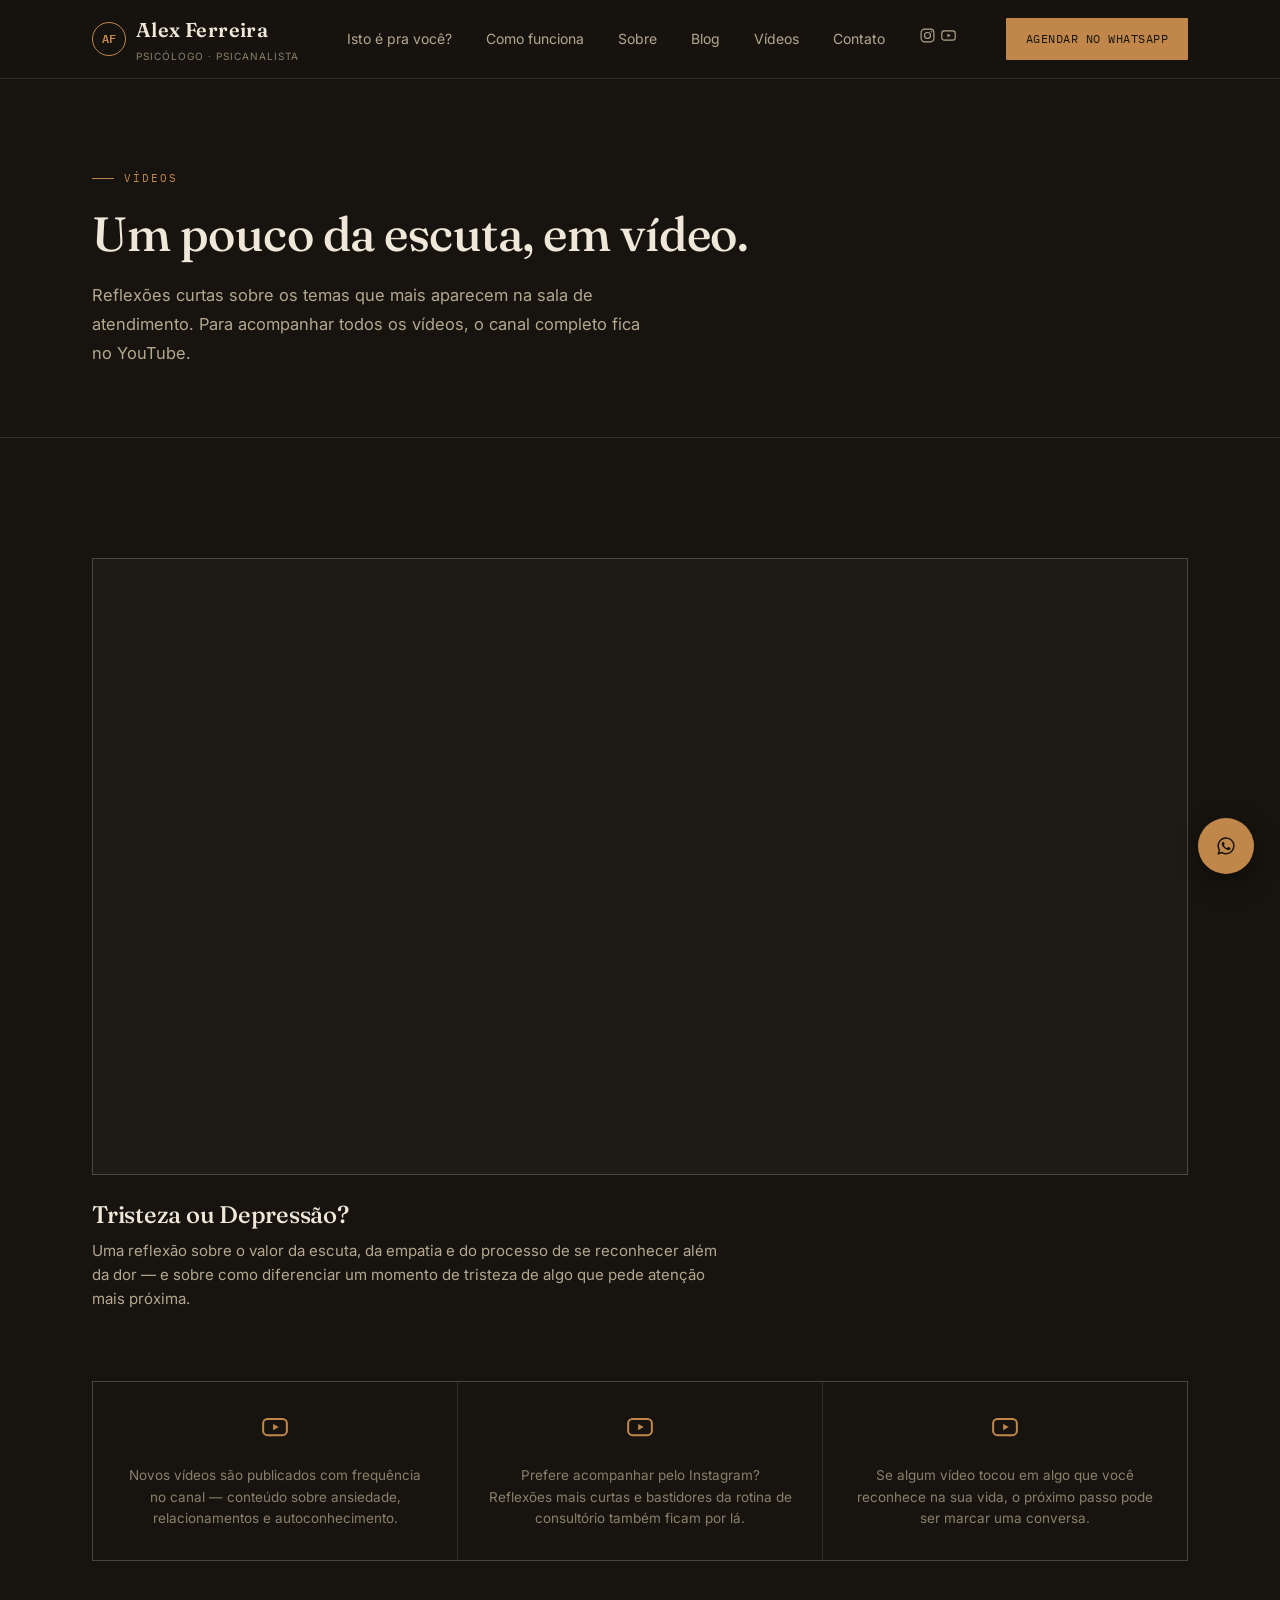
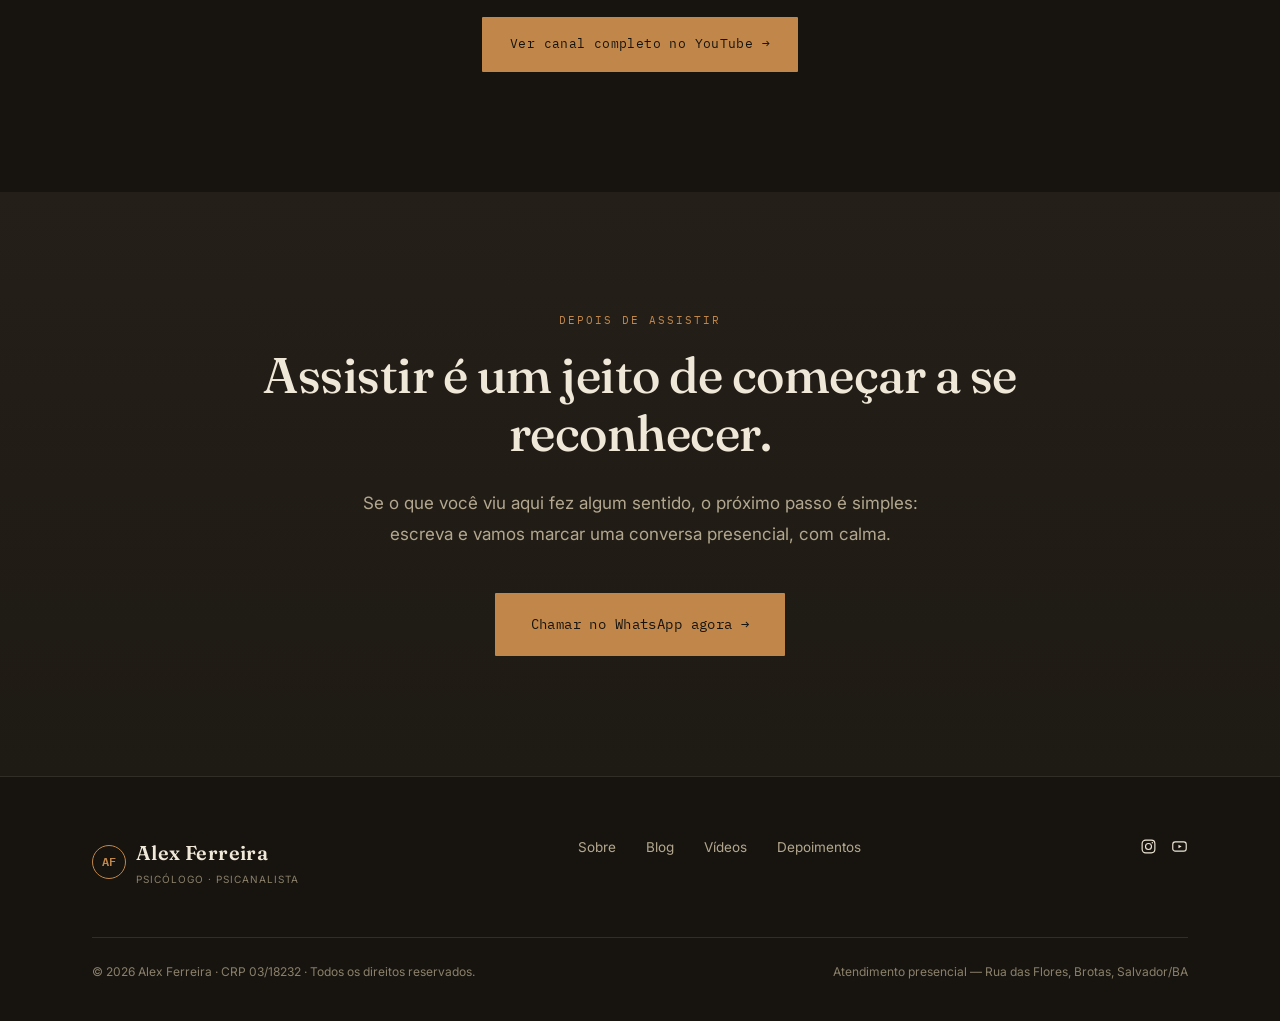
<file: Alex s/videos.html>
<!DOCTYPE html>
<html lang="pt-BR">
<head>
<meta charset="UTF-8">
<meta name="viewport" content="width=device-width, initial-scale=1.0">
<title>Vídeos — Alex Ferreira | Psicólogo Clínico e Psicanalista</title>
<meta name="description" content="Vídeos e reflexões em áudio e vídeo de Alex Ferreira, psicólogo clínico e psicanalista — CRP 03/18232. Acompanhe também no canal do YouTube.">
<link rel="preconnect" href="https://fonts.googleapis.com">
<link rel="preconnect" href="https://fonts.gstatic.com" crossorigin>
<link href="https://fonts.googleapis.com/css2?family=Fraunces:ital,opsz,wght@0,9..144,300;0,9..144,400;0,9..144,500;0,9..144,600;0,9..144,700;1,9..144,400;1,9..144,500&family=Inter:wght@300;400;500;600;700&family=IBM+Plex+Mono:wght@400;500&display=swap" rel="stylesheet">
<link rel="stylesheet" href="styles.css">
</head>
<body>

<header>
  <nav class="wrap">
    <a href="index.html" class="logo">
      <span class="mark">AF</span>
      <span>Alex Ferreira<small>Psicólogo · Psicanalista</small></span>
    </a>
    <div class="nav-links">
      <a href="index.html#identificacao">Isto é pra você?</a>
      <a href="index.html#como-funciona">Como funciona</a>
      <a href="index.html#sobre">Sobre</a>
      <a href="blog.html">Blog</a>
      <a href="videos.html">Vídeos</a>
      <a href="index.html#contato">Contato</a>
      <a class="nav-cta mobile-cta" href="https://wa.me/5571997010328?text=Ol%C3%A1%2C%20Alex.%20Vim%20pelo%20site%20e%20gostaria%20de%20agendar%20uma%20conversa." target="_blank" rel="noopener">AGENDAR NO WHATSAPP</a>
      <div class="mobile-social">
        <a href="https://instagram.com/psialexferreira" target="_blank" rel="noopener" aria-label="Instagram">
          <svg width="17" height="17" viewBox="0 0 24 24" fill="none"><rect x="3" y="3" width="18" height="18" rx="5" stroke="currentColor" stroke-width="1.6"/><circle cx="12" cy="12" r="4.2" stroke="currentColor" stroke-width="1.6"/><circle cx="17.4" cy="6.6" r="1.1" fill="currentColor"/></svg>
        </a>
        <a href="https://www.youtube.com/@alexferreira-psicologopsic4075" target="_blank" rel="noopener" aria-label="YouTube">
          <svg width="17" height="17" viewBox="0 0 24 24" fill="none"><rect x="2.5" y="5.5" width="19" height="13" rx="3.5" stroke="currentColor" stroke-width="1.6"/><path d="M10.5 9.5L15 12L10.5 14.5V9.5Z" fill="currentColor"/></svg>
        </a>
      </div>
    
    </div>
    <a class="nav-cta" href="https://wa.me/5571997010328?text=Ol%C3%A1%2C%20Alex.%20Vim%20pelo%20site%20e%20gostaria%20de%20agendar%20uma%20conversa." target="_blank" rel="noopener">AGENDAR NO WHATSAPP</a>
    <button class="nav-toggle" aria-label="menu"><span></span><span></span><span></span></button>
  </nav>
</header>

<section class="page-hero">
  <div class="wrap">
    <div class="eyebrow">Vídeos</div>
    <h1>Um pouco da escuta, em vídeo.</h1>
    <p class="sub">Reflexões curtas sobre os temas que mais aparecem na sala de atendimento. Para acompanhar todos os vídeos, o canal completo fica no YouTube.</p>
  </div>
</section>

<section>
  <div class="wrap">
    <div class="reveal">
      <div class="video-featured">
        <iframe src="https://www.youtube-nocookie.com/embed/b4FAoBYVccM" title="Tristeza ou Depressão? — Alex Ferreira" frameborder="0" referrerpolicy="strict-origin-when-cross-origin" allow="accelerometer; autoplay; clipboard-write; encrypted-media; gyroscope; picture-in-picture; web-share" allowfullscreen></iframe>
      </div>
      <div class="video-info">
        <h2>Tristeza ou Depressão?</h2>
        <p>Uma reflexão sobre o valor da escuta, da empatia e do processo de se reconhecer além da dor — e sobre como diferenciar um momento de tristeza de algo que pede atenção mais próxima.</p>
      </div>
    </div>

    <div class="video-grid reveal">
      <div class="video-card">
        <svg class="yt-icon" width="30" height="30" viewBox="0 0 24 24" fill="none"><rect x="2.5" y="5.5" width="19" height="13" rx="3.5" stroke="#C1874A" stroke-width="1.6"/><path d="M10.5 9.5L15 12L10.5 14.5V9.5Z" fill="#C1874A"/></svg>
        <p>Novos vídeos são publicados com frequência no canal — conteúdo sobre ansiedade, relacionamentos e autoconhecimento.</p>
      </div>
      <div class="video-card">
        <svg class="yt-icon" width="30" height="30" viewBox="0 0 24 24" fill="none"><rect x="2.5" y="5.5" width="19" height="13" rx="3.5" stroke="#C1874A" stroke-width="1.6"/><path d="M10.5 9.5L15 12L10.5 14.5V9.5Z" fill="#C1874A"/></svg>
        <p>Prefere acompanhar pelo Instagram? Reflexões mais curtas e bastidores da rotina de consultório também ficam por lá.</p>
      </div>
      <div class="video-card">
        <svg class="yt-icon" width="30" height="30" viewBox="0 0 24 24" fill="none"><rect x="2.5" y="5.5" width="19" height="13" rx="3.5" stroke="#C1874A" stroke-width="1.6"/><path d="M10.5 9.5L15 12L10.5 14.5V9.5Z" fill="#C1874A"/></svg>
        <p>Se algum vídeo tocou em algo que você reconhece na sua vida, o próximo passo pode ser marcar uma conversa.</p>
      </div>
    </div>

    <div style="margin-top:56px; text-align:center;">
      <a class="btn-primary" href="https://www.youtube.com/@alexferreira-psicologopsic4075" target="_blank" rel="noopener">Ver canal completo no YouTube →</a>
    </div>
  </div>
</section>

<section class="cta-final">
  <div class="wrap">
    <div class="eyebrow">Depois de assistir</div>
    <h2>Assistir é um jeito de começar a se reconhecer.</h2>
    <p class="lead">Se o que você viu aqui fez algum sentido, o próximo passo é simples: escreva e vamos marcar uma conversa presencial, com calma.</p>
    <a class="btn-primary" href="https://wa.me/5571997010328?text=Ol%C3%A1%2C%20Alex.%20Vi%20um%20v%C3%ADdeo%20seu%20e%20gostaria%20de%20agendar%20uma%20conversa." target="_blank" rel="noopener">Chamar no WhatsApp agora →</a>
  </div>
</section>

<footer>
  <div class="wrap">
    <div class="footer-grid">
      <a href="index.html" class="logo">
        <span class="mark">AF</span>
        <span>Alex Ferreira<small>Psicólogo · Psicanalista</small></span>
      </a>
      <div class="footer-links">
        <a href="index.html#sobre">Sobre</a>
        <a href="blog.html">Blog</a>
        <a href="videos.html">Vídeos</a>
        <a href="index.html#depoimentos">Depoimentos</a>
      </div>
      <div class="footer-social">
        <a href="https://instagram.com/psialexferreira" target="_blank" rel="noopener" aria-label="Instagram">
          <svg width="17" height="17" viewBox="0 0 24 24" fill="none"><rect x="3" y="3" width="18" height="18" rx="5" stroke="currentColor" stroke-width="1.6"/><circle cx="12" cy="12" r="4.2" stroke="currentColor" stroke-width="1.6"/><circle cx="17.4" cy="6.6" r="1.1" fill="currentColor"/></svg>
        </a>
        <a href="https://www.youtube.com/@alexferreira-psicologopsic4075" target="_blank" rel="noopener" aria-label="YouTube">
          <svg width="17" height="17" viewBox="0 0 24 24" fill="none"><rect x="2.5" y="5.5" width="19" height="13" rx="3.5" stroke="currentColor" stroke-width="1.6"/><path d="M10.5 9.5L15 12L10.5 14.5V9.5Z" fill="currentColor"/></svg>
        </a>
      </div>
    </div>
    <div class="footer-bottom">
      <span>© 2026 Alex Ferreira · CRP 03/18232 · Todos os direitos reservados.</span>
      <span>Atendimento presencial — Rua das Flores, Brotas, Salvador/BA</span>
    </div>
  </div>
</footer>

<a class="wa-float" href="https://wa.me/5571997010328?text=Ol%C3%A1%2C%20Alex.%20Vim%20pelo%20site%20e%20gostaria%20de%20agendar%20uma%20conversa." target="_blank" rel="noopener" aria-label="WhatsApp">
  <svg width="26" height="26" viewBox="0 0 24 24" fill="none"><path d="M17.6 6.32A7.85 7.85 0 0 0 12.05 4a7.9 7.9 0 0 0-6.84 11.87L4 20l4.24-1.11a7.9 7.9 0 0 0 3.8.97h.01A7.9 7.9 0 0 0 19.94 12a7.85 7.85 0 0 0-2.34-5.68Zm-5.55 12.15h-.01a6.56 6.56 0 0 1-3.34-.92l-.24-.14-2.48.65.66-2.42-.16-.25a6.57 6.57 0 0 1 10.2-8.16 6.53 6.53 0 0 1 1.94 4.65 6.57 6.57 0 0 1-6.57 6.59Zm3.6-4.92c-.2-.1-1.17-.58-1.35-.64-.18-.07-.31-.1-.44.1-.13.2-.5.64-.62.78-.11.13-.23.15-.42.05-.2-.1-.83-.3-1.58-.97-.58-.52-.98-1.16-1.09-1.36-.11-.2-.01-.3.09-.4.09-.1.2-.23.3-.35.1-.12.13-.2.2-.33.07-.13.03-.25-.02-.35-.05-.1-.44-1.06-.6-1.45-.16-.38-.32-.33-.44-.33-.11 0-.24-.01-.37-.01-.13 0-.35.05-.53.25-.18.2-.7.68-.7 1.66 0 .98.72 1.93.82 2.06.1.13 1.4 2.14 3.4 3 .48.2.85.33 1.14.42.48.15.92.13 1.26.08.39-.06 1.17-.48 1.34-.94.16-.46.16-.86.11-.94-.05-.08-.18-.13-.38-.23Z" fill="#17140F"/></svg>
</a>

<script>
  document.addEventListener('DOMContentLoaded', function(){
    var toggle = document.querySelector('.nav-toggle');
    var links = document.querySelector('.nav-links');
    if(toggle && links){
      toggle.addEventListener('click', function(){
        var isOpen = links.classList.toggle('open');
        toggle.classList.toggle('active', isOpen);
        document.body.classList.toggle('nav-open', isOpen);
      });
      links.querySelectorAll('a').forEach(function(a){
        a.addEventListener('click', function(){
          links.classList.remove('open');
          toggle.classList.remove('active');
          document.body.classList.remove('nav-open');
        });
      });
      document.addEventListener('keydown', function(e){
        if(e.key === 'Escape'){
          links.classList.remove('open');
          toggle.classList.remove('active');
          document.body.classList.remove('nav-open');
        }
      });
    }
    var obs = new IntersectionObserver(function(entries){
      entries.forEach(function(e){ if(e.isIntersecting){ e.target.classList.add('in'); } });
    }, {threshold:0.1});
    document.querySelectorAll('.reveal').forEach(function(el){ obs.observe(el); });
  });
</script>

</body>
</html>
</file>
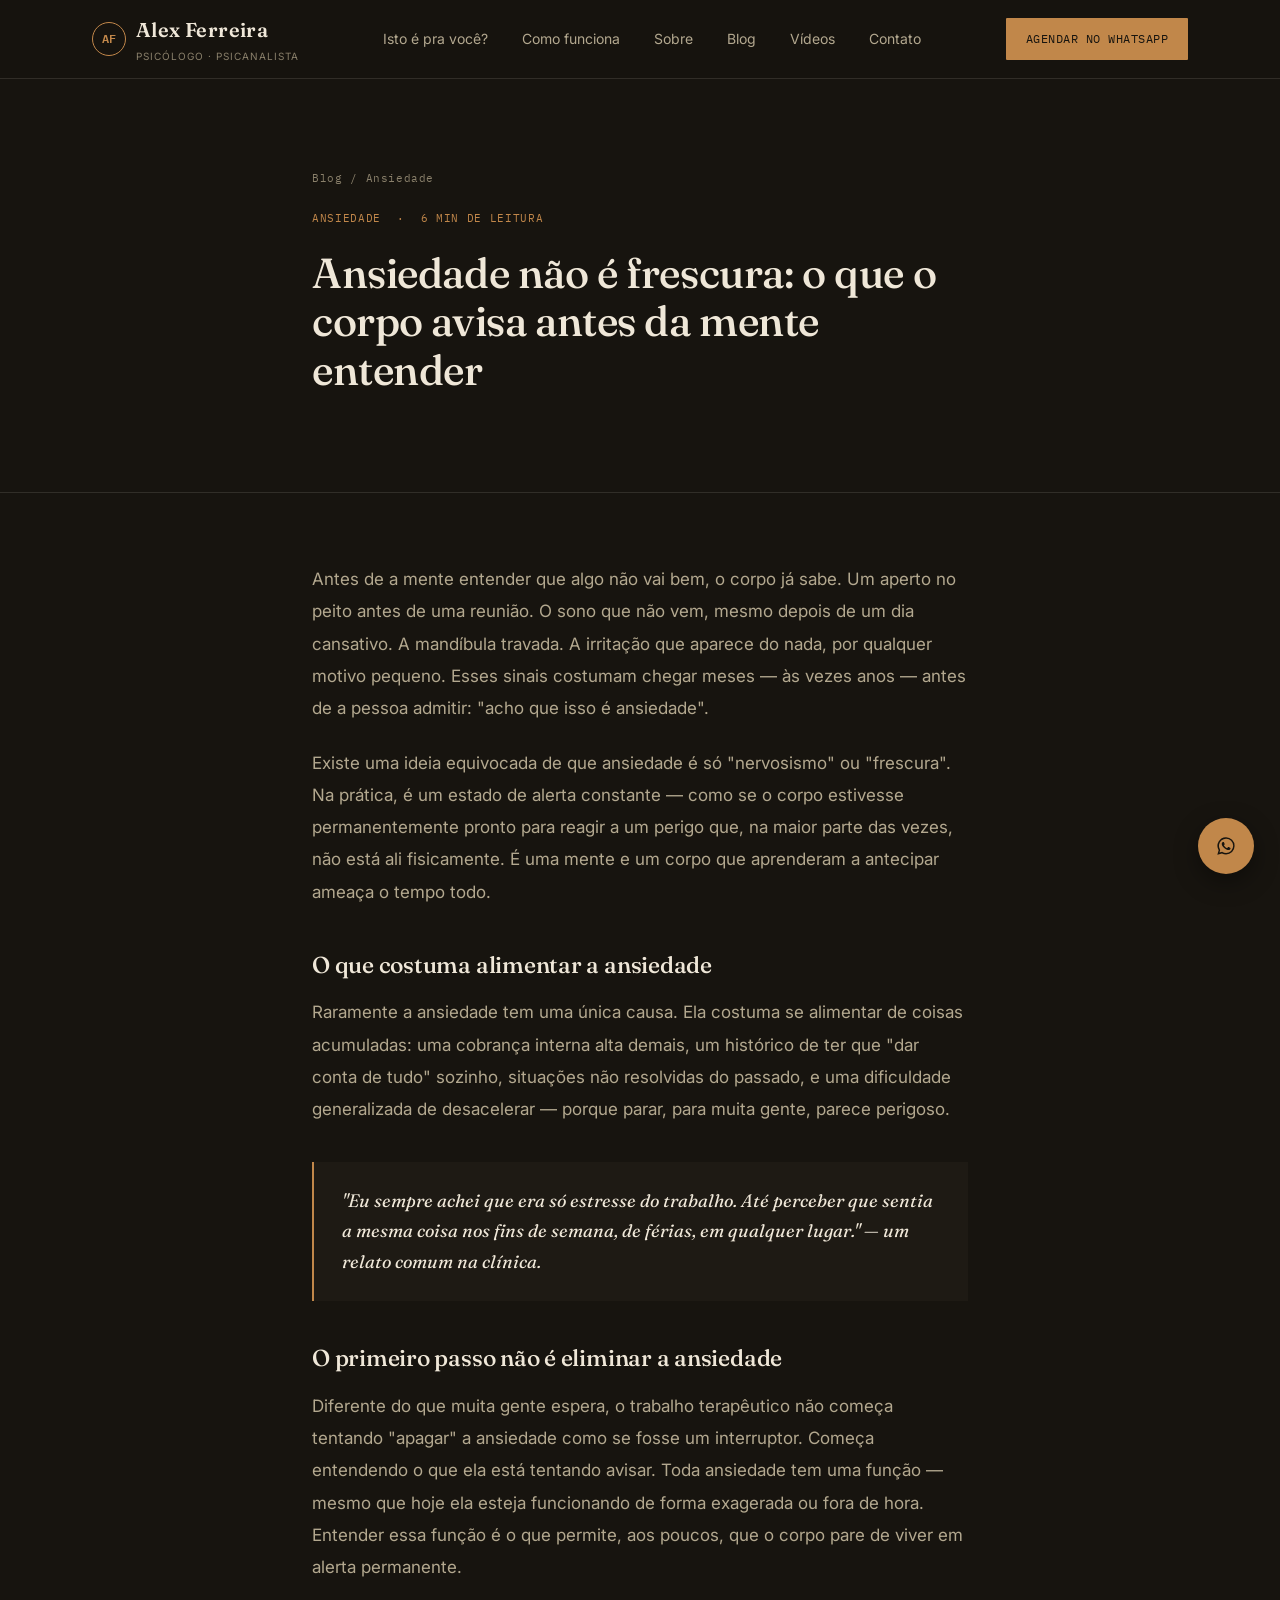
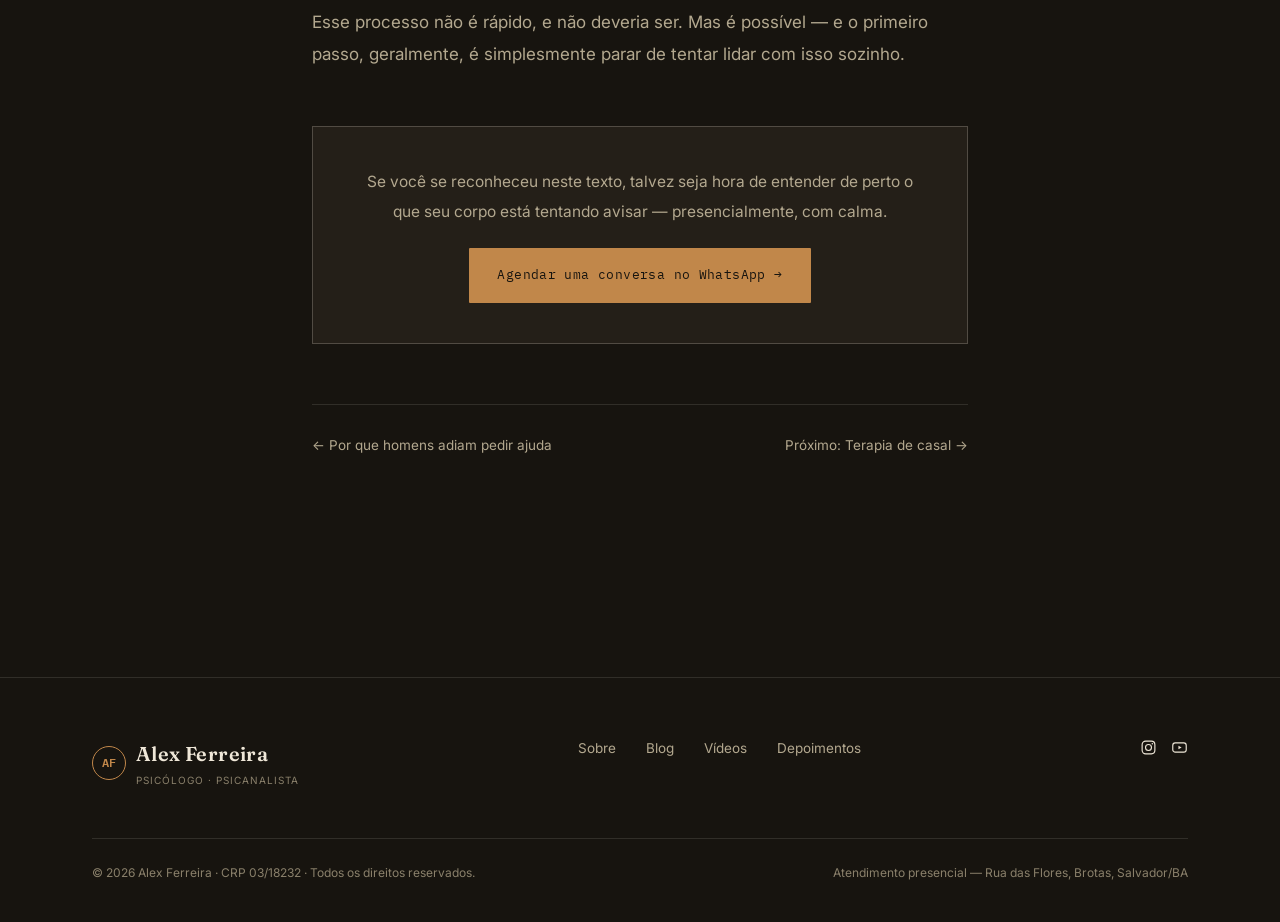
<file: artigos/ansiedade-sintomas-corpo.html>
<!DOCTYPE html>
<html lang="pt-BR">
<head>
<meta charset="UTF-8">
<meta name="viewport" content="width=device-width, initial-scale=1.0">
<title>Ansiedade não é frescura — Alex Ferreira, Psicólogo</title>
<meta name="description" content="Entenda por que o corpo costuma avisar antes da mente sobre a ansiedade, e o que de fato ajuda a lidar com ela.">
<link rel="preconnect" href="https://fonts.googleapis.com">
<link rel="preconnect" href="https://fonts.gstatic.com" crossorigin>
<link href="https://fonts.googleapis.com/css2?family=Fraunces:ital,opsz,wght@0,9..144,300;0,9..144,400;0,9..144,500;0,9..144,600;0,9..144,700;1,9..144,400;1,9..144,500&family=Inter:wght@300;400;500;600;700&family=IBM+Plex+Mono:wght@400;500&display=swap" rel="stylesheet">
<link rel="stylesheet" href="../styles.css">
</head>
<body>

<header>
  <nav class="wrap">
    <a href="../index.html" class="logo">
      <span class="mark">AF</span>
      <span>Alex Ferreira<small>Psicólogo · Psicanalista</small></span>
    </a>
    <div class="nav-links">
      <a href="../index.html#identificacao">Isto é pra você?</a>
      <a href="../index.html#como-funciona">Como funciona</a>
      <a href="../index.html#sobre">Sobre</a>
      <a href="../blog.html">Blog</a>
      <a href="../videos.html">Vídeos</a>
      <a href="../index.html#contato">Contato</a>
    </div>
    <a class="nav-cta" href="https://wa.me/5571997010328?text=Ol%C3%A1%2C%20Alex.%20Vim%20pelo%20site%20e%20gostaria%20de%20agendar%20uma%20conversa." target="_blank" rel="noopener">AGENDAR NO WHATSAPP</a>
    <button class="nav-toggle" aria-label="menu"><span></span><span></span><span></span></button>
  </nav>
</header>

<section class="page-hero">
  <div class="article-wrap">
    <div class="breadcrumb"><a href="../blog.html">Blog</a><span>/</span><span>Ansiedade</span></div>
    <div class="article-meta"><span>Ansiedade</span><span>·</span><span>6 min de leitura</span></div>
    <h1>Ansiedade não é frescura: o que o corpo avisa antes da mente entender</h1>
  </div>
</section>

<section style="padding-top:70px;">
  <div class="article-wrap article-body reveal">
    <p>Antes de a mente entender que algo não vai bem, o corpo já sabe. Um aperto no peito antes de uma reunião. O sono que não vem, mesmo depois de um dia cansativo. A mandíbula travada. A irritação que aparece do nada, por qualquer motivo pequeno. Esses sinais costumam chegar meses — às vezes anos — antes de a pessoa admitir: "acho que isso é ansiedade".</p>

    <p>Existe uma ideia equivocada de que ansiedade é só "nervosismo" ou "frescura". Na prática, é um estado de alerta constante — como se o corpo estivesse permanentemente pronto para reagir a um perigo que, na maior parte das vezes, não está ali fisicamente. É uma mente e um corpo que aprenderam a antecipar ameaça o tempo todo.</p>

    <h2>O que costuma alimentar a ansiedade</h2>
    <p>Raramente a ansiedade tem uma única causa. Ela costuma se alimentar de coisas acumuladas: uma cobrança interna alta demais, um histórico de ter que "dar conta de tudo" sozinho, situações não resolvidas do passado, e uma dificuldade generalizada de desacelerar — porque parar, para muita gente, parece perigoso.</p>

    <blockquote>"Eu sempre achei que era só estresse do trabalho. Até perceber que sentia a mesma coisa nos fins de semana, de férias, em qualquer lugar." — um relato comum na clínica.</blockquote>

    <h2>O primeiro passo não é eliminar a ansiedade</h2>
    <p>Diferente do que muita gente espera, o trabalho terapêutico não começa tentando "apagar" a ansiedade como se fosse um interruptor. Começa entendendo o que ela está tentando avisar. Toda ansiedade tem uma função — mesmo que hoje ela esteja funcionando de forma exagerada ou fora de hora. Entender essa função é o que permite, aos poucos, que o corpo pare de viver em alerta permanente.</p>

    <p>Esse processo não é rápido, e não deveria ser. Mas é possível — e o primeiro passo, geralmente, é simplesmente parar de tentar lidar com isso sozinho.</p>

    <div class="article-cta">
      <p>Se você se reconheceu neste texto, talvez seja hora de entender de perto o que seu corpo está tentando avisar — presencialmente, com calma.</p>
      <a class="btn-primary" href="https://wa.me/5571997010328?text=Ol%C3%A1%2C%20Alex.%20Li%20o%20artigo%20sobre%20ansiedade%20e%20gostaria%20de%20agendar%20uma%20conversa." target="_blank" rel="noopener">Agendar uma conversa no WhatsApp →</a>
    </div>

    <div class="article-footer-nav">
      <a href="homens-pedir-ajuda.html">← Por que homens adiam pedir ajuda</a>
      <a href="terapia-casal-um-nao-quer-ir.html">Próximo: Terapia de casal →</a>
    </div>
  </div>
</section>

<footer style="margin-top:100px;">
  <div class="wrap">
    <div class="footer-grid">
      <a href="../index.html" class="logo">
        <span class="mark">AF</span>
        <span>Alex Ferreira<small>Psicólogo · Psicanalista</small></span>
      </a>
      <div class="footer-links">
        <a href="../index.html#sobre">Sobre</a>
        <a href="../blog.html">Blog</a>
        <a href="../videos.html">Vídeos</a>
        <a href="../index.html#depoimentos">Depoimentos</a>
      </div>
      <div class="footer-social">
        <a href="https://instagram.com/psialexferreira" target="_blank" rel="noopener" aria-label="Instagram">
          <svg width="17" height="17" viewBox="0 0 24 24" fill="none"><rect x="3" y="3" width="18" height="18" rx="5" stroke="currentColor" stroke-width="1.6"/><circle cx="12" cy="12" r="4.2" stroke="currentColor" stroke-width="1.6"/><circle cx="17.4" cy="6.6" r="1.1" fill="currentColor"/></svg>
        </a>
        <a href="https://www.youtube.com/@alexferreira-psicologopsic4075" target="_blank" rel="noopener" aria-label="YouTube">
          <svg width="17" height="17" viewBox="0 0 24 24" fill="none"><rect x="2.5" y="5.5" width="19" height="13" rx="3.5" stroke="currentColor" stroke-width="1.6"/><path d="M10.5 9.5L15 12L10.5 14.5V9.5Z" fill="currentColor"/></svg>
        </a>
      </div>
    </div>
    <div class="footer-bottom">
      <span>© 2026 Alex Ferreira · CRP 03/18232 · Todos os direitos reservados.</span>
      <span>Atendimento presencial — Rua das Flores, Brotas, Salvador/BA</span>
    </div>
  </div>
</footer>

<a class="wa-float" href="https://wa.me/5571997010328?text=Ol%C3%A1%2C%20Alex.%20Vim%20pelo%20site%20e%20gostaria%20de%20agendar%20uma%20conversa." target="_blank" rel="noopener" aria-label="WhatsApp">
  <svg width="26" height="26" viewBox="0 0 24 24" fill="none"><path d="M17.6 6.32A7.85 7.85 0 0 0 12.05 4a7.9 7.9 0 0 0-6.84 11.87L4 20l4.24-1.11a7.9 7.9 0 0 0 3.8.97h.01A7.9 7.9 0 0 0 19.94 12a7.85 7.85 0 0 0-2.34-5.68Zm-5.55 12.15h-.01a6.56 6.56 0 0 1-3.34-.92l-.24-.14-2.48.65.66-2.42-.16-.25a6.57 6.57 0 0 1 10.2-8.16 6.53 6.53 0 0 1 1.94 4.65 6.57 6.57 0 0 1-6.57 6.59Zm3.6-4.92c-.2-.1-1.17-.58-1.35-.64-.18-.07-.31-.1-.44.1-.13.2-.5.64-.62.78-.11.13-.23.15-.42.05-.2-.1-.83-.3-1.58-.97-.58-.52-.98-1.16-1.09-1.36-.11-.2-.01-.3.09-.4.09-.1.2-.23.3-.35.1-.12.13-.2.2-.33.07-.13.03-.25-.02-.35-.05-.1-.44-1.06-.6-1.45-.16-.38-.32-.33-.44-.33-.11 0-.24-.01-.37-.01-.13 0-.35.05-.53.25-.18.2-.7.68-.7 1.66 0 .98.72 1.93.82 2.06.1.13 1.4 2.14 3.4 3 .48.2.85.33 1.14.42.48.15.92.13 1.26.08.39-.06 1.17-.48 1.34-.94.16-.46.16-.86.11-.94-.05-.08-.18-.13-.38-.23Z" fill="#17140F"/></svg>
</a>

<script>
  document.addEventListener('DOMContentLoaded', function(){
    var toggle = document.querySelector('.nav-toggle');
    var links = document.querySelector('.nav-links');
    if(toggle){
      toggle.addEventListener('click', function(){
        var open = links.style.display === 'flex';
        links.style.display = open ? 'none' : 'flex';
        links.style.flexDirection = 'column';
        links.style.position = 'absolute';
        links.style.top = '78px';
        links.style.left = '0';
        links.style.right = '0';
        links.style.background = '#1E1A14';
        links.style.padding = '24px 32px';
        links.style.gap = '18px';
        links.style.borderBottom = '1px solid rgba(239,231,216,0.12)';
      });
    }
    var obs = new IntersectionObserver(function(entries){
      entries.forEach(function(e){ if(e.isIntersecting){ e.target.classList.add('in'); } });
    }, {threshold:0.1});
    document.querySelectorAll('.reveal').forEach(function(el){ obs.observe(el); });
  });
</script>

</body>
</html>
</file>
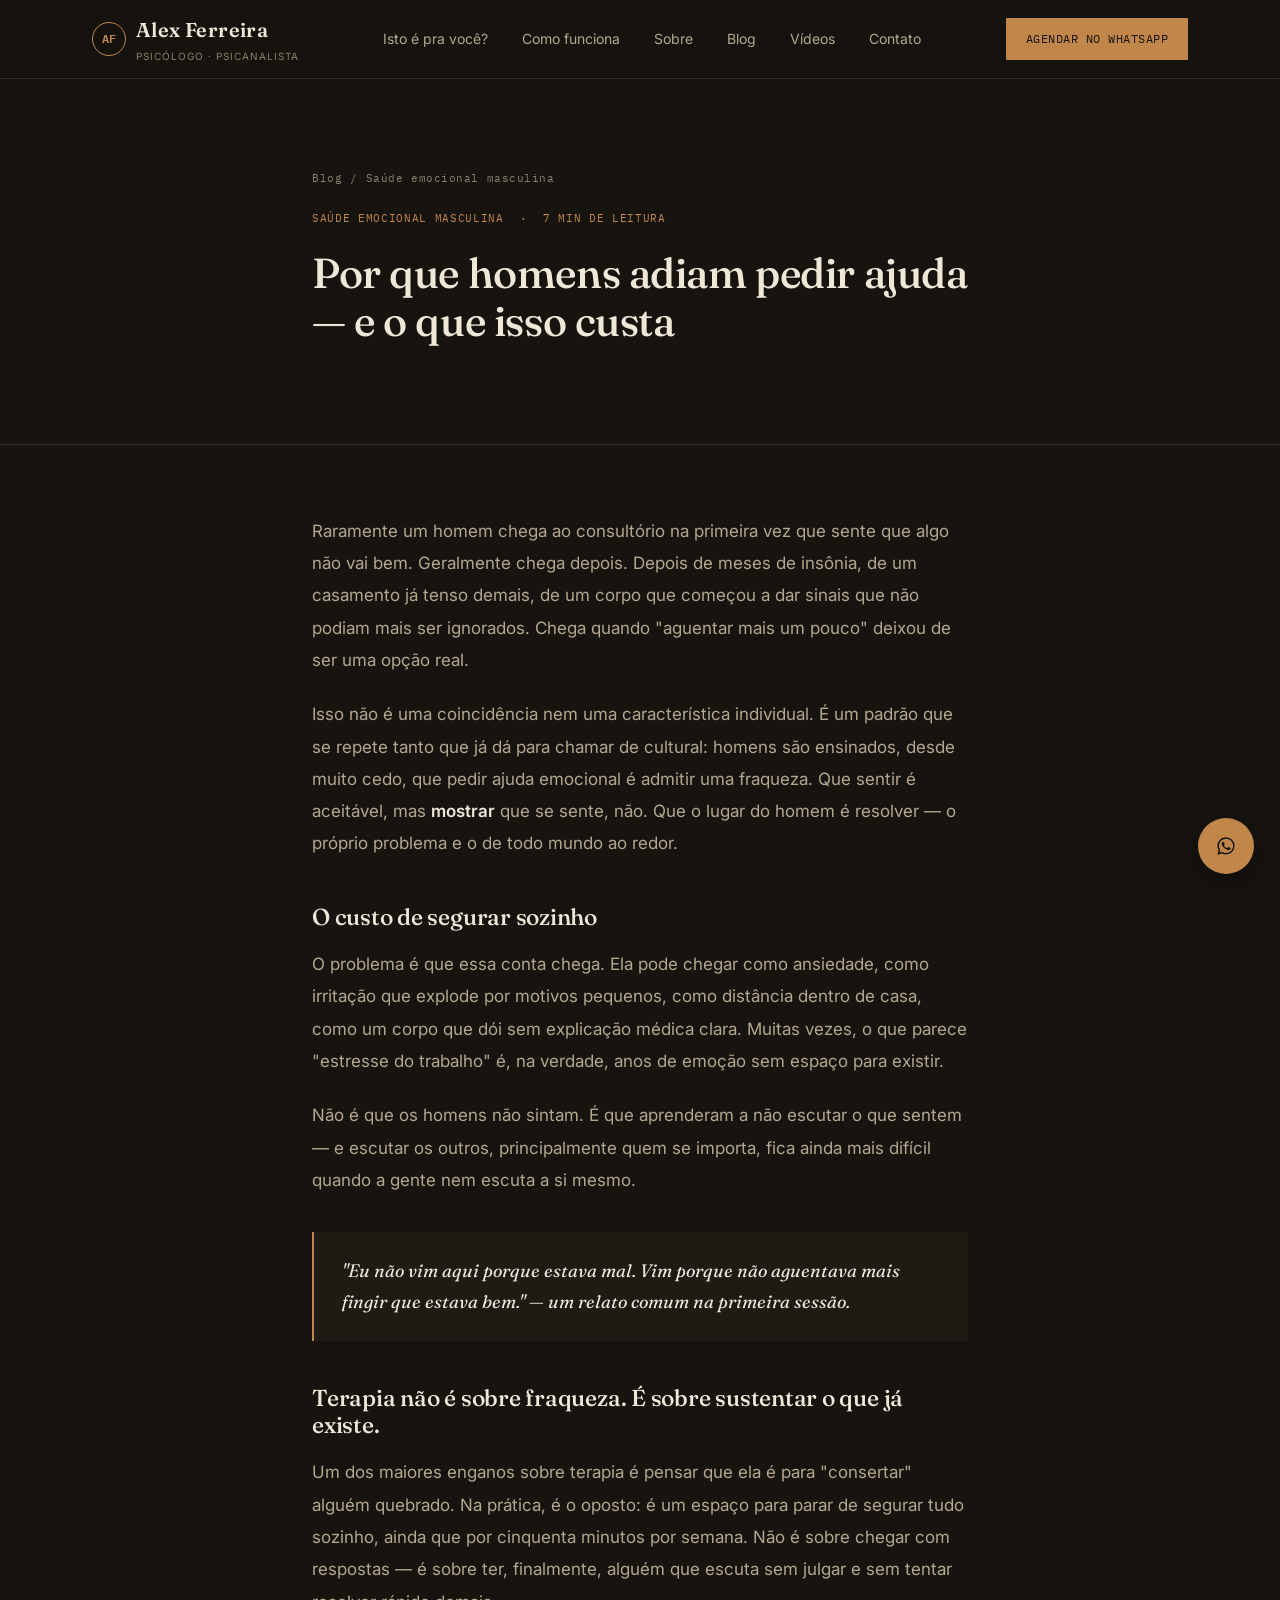
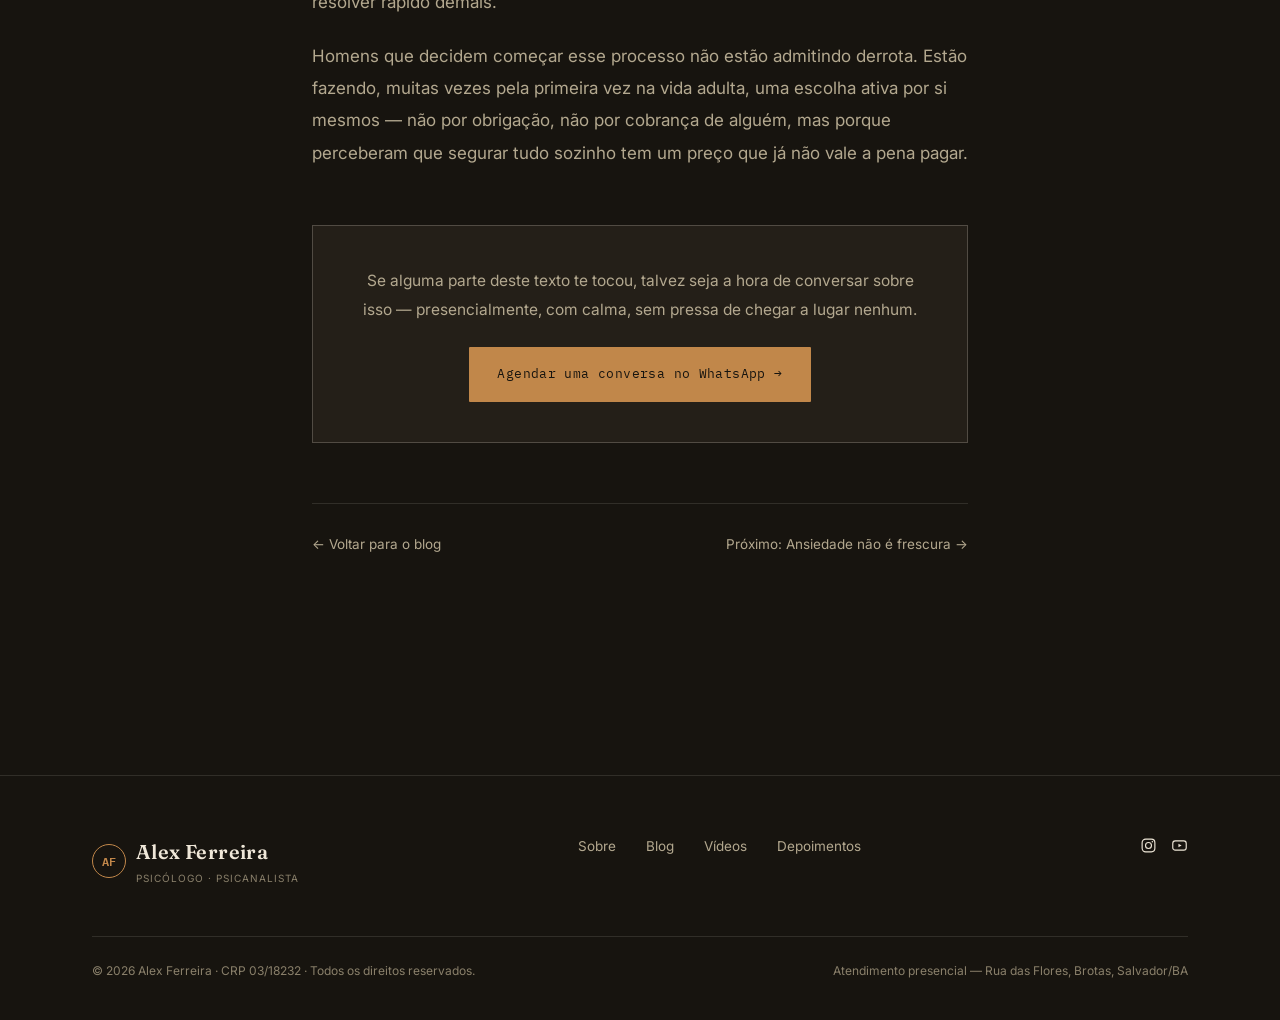
<file: artigos/homens-pedir-ajuda.html>
<!DOCTYPE html>
<html lang="pt-BR">
<head>
<meta charset="UTF-8">
<meta name="viewport" content="width=device-width, initial-scale=1.0">
<title>Por que homens adiam pedir ajuda — Alex Ferreira, Psicólogo</title>
<meta name="description" content="Um texto sobre por que tantos homens só procuram terapia quando já não aguentam mais — e o que isso custa até lá.">
<link rel="preconnect" href="https://fonts.googleapis.com">
<link rel="preconnect" href="https://fonts.gstatic.com" crossorigin>
<link href="https://fonts.googleapis.com/css2?family=Fraunces:ital,opsz,wght@0,9..144,300;0,9..144,400;0,9..144,500;0,9..144,600;0,9..144,700;1,9..144,400;1,9..144,500&family=Inter:wght@300;400;500;600;700&family=IBM+Plex+Mono:wght@400;500&display=swap" rel="stylesheet">
<link rel="stylesheet" href="../styles.css">
</head>
<body>

<header>
  <nav class="wrap">
    <a href="../index.html" class="logo">
      <span class="mark">AF</span>
      <span>Alex Ferreira<small>Psicólogo · Psicanalista</small></span>
    </a>
    <div class="nav-links">
      <a href="../index.html#identificacao">Isto é pra você?</a>
      <a href="../index.html#como-funciona">Como funciona</a>
      <a href="../index.html#sobre">Sobre</a>
      <a href="../blog.html">Blog</a>
      <a href="../videos.html">Vídeos</a>
      <a href="../index.html#contato">Contato</a>
    </div>
    <a class="nav-cta" href="https://wa.me/5571997010328?text=Ol%C3%A1%2C%20Alex.%20Vim%20pelo%20site%20e%20gostaria%20de%20agendar%20uma%20conversa." target="_blank" rel="noopener">AGENDAR NO WHATSAPP</a>
    <button class="nav-toggle" aria-label="menu"><span></span><span></span><span></span></button>
  </nav>
</header>

<section class="page-hero">
  <div class="article-wrap">
    <div class="breadcrumb"><a href="../blog.html">Blog</a><span>/</span><span>Saúde emocional masculina</span></div>
    <div class="article-meta"><span>Saúde emocional masculina</span><span>·</span><span>7 min de leitura</span></div>
    <h1>Por que homens adiam pedir ajuda — e o que isso custa</h1>
  </div>
</section>

<section style="padding-top:70px;">
  <div class="article-wrap article-body reveal">
    <p>Raramente um homem chega ao consultório na primeira vez que sente que algo não vai bem. Geralmente chega depois. Depois de meses de insônia, de um casamento já tenso demais, de um corpo que começou a dar sinais que não podiam mais ser ignorados. Chega quando "aguentar mais um pouco" deixou de ser uma opção real.</p>

    <p>Isso não é uma coincidência nem uma característica individual. É um padrão que se repete tanto que já dá para chamar de cultural: homens são ensinados, desde muito cedo, que pedir ajuda emocional é admitir uma fraqueza. Que sentir é aceitável, mas <strong>mostrar</strong> que se sente, não. Que o lugar do homem é resolver — o próprio problema e o de todo mundo ao redor.</p>

    <h2>O custo de segurar sozinho</h2>
    <p>O problema é que essa conta chega. Ela pode chegar como ansiedade, como irritação que explode por motivos pequenos, como distância dentro de casa, como um corpo que dói sem explicação médica clara. Muitas vezes, o que parece "estresse do trabalho" é, na verdade, anos de emoção sem espaço para existir.</p>

    <p>Não é que os homens não sintam. É que aprenderam a não escutar o que sentem — e escutar os outros, principalmente quem se importa, fica ainda mais difícil quando a gente nem escuta a si mesmo.</p>

    <blockquote>"Eu não vim aqui porque estava mal. Vim porque não aguentava mais fingir que estava bem." — um relato comum na primeira sessão.</blockquote>

    <h2>Terapia não é sobre fraqueza. É sobre sustentar o que já existe.</h2>
    <p>Um dos maiores enganos sobre terapia é pensar que ela é para "consertar" alguém quebrado. Na prática, é o oposto: é um espaço para parar de segurar tudo sozinho, ainda que por cinquenta minutos por semana. Não é sobre chegar com respostas — é sobre ter, finalmente, alguém que escuta sem julgar e sem tentar resolver rápido demais.</p>

    <p>Homens que decidem começar esse processo não estão admitindo derrota. Estão fazendo, muitas vezes pela primeira vez na vida adulta, uma escolha ativa por si mesmos — não por obrigação, não por cobrança de alguém, mas porque perceberam que segurar tudo sozinho tem um preço que já não vale a pena pagar.</p>

    <div class="article-cta">
      <p>Se alguma parte deste texto te tocou, talvez seja a hora de conversar sobre isso — presencialmente, com calma, sem pressa de chegar a lugar nenhum.</p>
      <a class="btn-primary" href="https://wa.me/5571997010328?text=Ol%C3%A1%2C%20Alex.%20Li%20o%20artigo%20sobre%20homens%20pedirem%20ajuda%20e%20gostaria%20de%20agendar%20uma%20conversa." target="_blank" rel="noopener">Agendar uma conversa no WhatsApp →</a>
    </div>

    <div class="article-footer-nav">
      <a href="../blog.html">← Voltar para o blog</a>
      <a href="ansiedade-sintomas-corpo.html">Próximo: Ansiedade não é frescura →</a>
    </div>
  </div>
</section>

<footer style="margin-top:100px;">
  <div class="wrap">
    <div class="footer-grid">
      <a href="../index.html" class="logo">
        <span class="mark">AF</span>
        <span>Alex Ferreira<small>Psicólogo · Psicanalista</small></span>
      </a>
      <div class="footer-links">
        <a href="../index.html#sobre">Sobre</a>
        <a href="../blog.html">Blog</a>
        <a href="../videos.html">Vídeos</a>
        <a href="../index.html#depoimentos">Depoimentos</a>
      </div>
      <div class="footer-social">
        <a href="https://instagram.com/psialexferreira" target="_blank" rel="noopener" aria-label="Instagram">
          <svg width="17" height="17" viewBox="0 0 24 24" fill="none"><rect x="3" y="3" width="18" height="18" rx="5" stroke="currentColor" stroke-width="1.6"/><circle cx="12" cy="12" r="4.2" stroke="currentColor" stroke-width="1.6"/><circle cx="17.4" cy="6.6" r="1.1" fill="currentColor"/></svg>
        </a>
        <a href="https://www.youtube.com/@alexferreira-psicologopsic4075" target="_blank" rel="noopener" aria-label="YouTube">
          <svg width="17" height="17" viewBox="0 0 24 24" fill="none"><rect x="2.5" y="5.5" width="19" height="13" rx="3.5" stroke="currentColor" stroke-width="1.6"/><path d="M10.5 9.5L15 12L10.5 14.5V9.5Z" fill="currentColor"/></svg>
        </a>
      </div>
    </div>
    <div class="footer-bottom">
      <span>© 2026 Alex Ferreira · CRP 03/18232 · Todos os direitos reservados.</span>
      <span>Atendimento presencial — Rua das Flores, Brotas, Salvador/BA</span>
    </div>
  </div>
</footer>

<a class="wa-float" href="https://wa.me/5571997010328?text=Ol%C3%A1%2C%20Alex.%20Vim%20pelo%20site%20e%20gostaria%20de%20agendar%20uma%20conversa." target="_blank" rel="noopener" aria-label="WhatsApp">
  <svg width="26" height="26" viewBox="0 0 24 24" fill="none"><path d="M17.6 6.32A7.85 7.85 0 0 0 12.05 4a7.9 7.9 0 0 0-6.84 11.87L4 20l4.24-1.11a7.9 7.9 0 0 0 3.8.97h.01A7.9 7.9 0 0 0 19.94 12a7.85 7.85 0 0 0-2.34-5.68Zm-5.55 12.15h-.01a6.56 6.56 0 0 1-3.34-.92l-.24-.14-2.48.65.66-2.42-.16-.25a6.57 6.57 0 0 1 10.2-8.16 6.53 6.53 0 0 1 1.94 4.65 6.57 6.57 0 0 1-6.57 6.59Zm3.6-4.92c-.2-.1-1.17-.58-1.35-.64-.18-.07-.31-.1-.44.1-.13.2-.5.64-.62.78-.11.13-.23.15-.42.05-.2-.1-.83-.3-1.58-.97-.58-.52-.98-1.16-1.09-1.36-.11-.2-.01-.3.09-.4.09-.1.2-.23.3-.35.1-.12.13-.2.2-.33.07-.13.03-.25-.02-.35-.05-.1-.44-1.06-.6-1.45-.16-.38-.32-.33-.44-.33-.11 0-.24-.01-.37-.01-.13 0-.35.05-.53.25-.18.2-.7.68-.7 1.66 0 .98.72 1.93.82 2.06.1.13 1.4 2.14 3.4 3 .48.2.85.33 1.14.42.48.15.92.13 1.26.08.39-.06 1.17-.48 1.34-.94.16-.46.16-.86.11-.94-.05-.08-.18-.13-.38-.23Z" fill="#17140F"/></svg>
</a>

<script>
  document.addEventListener('DOMContentLoaded', function(){
    var toggle = document.querySelector('.nav-toggle');
    var links = document.querySelector('.nav-links');
    if(toggle){
      toggle.addEventListener('click', function(){
        var open = links.style.display === 'flex';
        links.style.display = open ? 'none' : 'flex';
        links.style.flexDirection = 'column';
        links.style.position = 'absolute';
        links.style.top = '78px';
        links.style.left = '0';
        links.style.right = '0';
        links.style.background = '#1E1A14';
        links.style.padding = '24px 32px';
        links.style.gap = '18px';
        links.style.borderBottom = '1px solid rgba(239,231,216,0.12)';
      });
    }
    var obs = new IntersectionObserver(function(entries){
      entries.forEach(function(e){ if(e.isIntersecting){ e.target.classList.add('in'); } });
    }, {threshold:0.1});
    document.querySelectorAll('.reveal').forEach(function(el){ obs.observe(el); });
  });
</script>

</body>
</html>
</file>
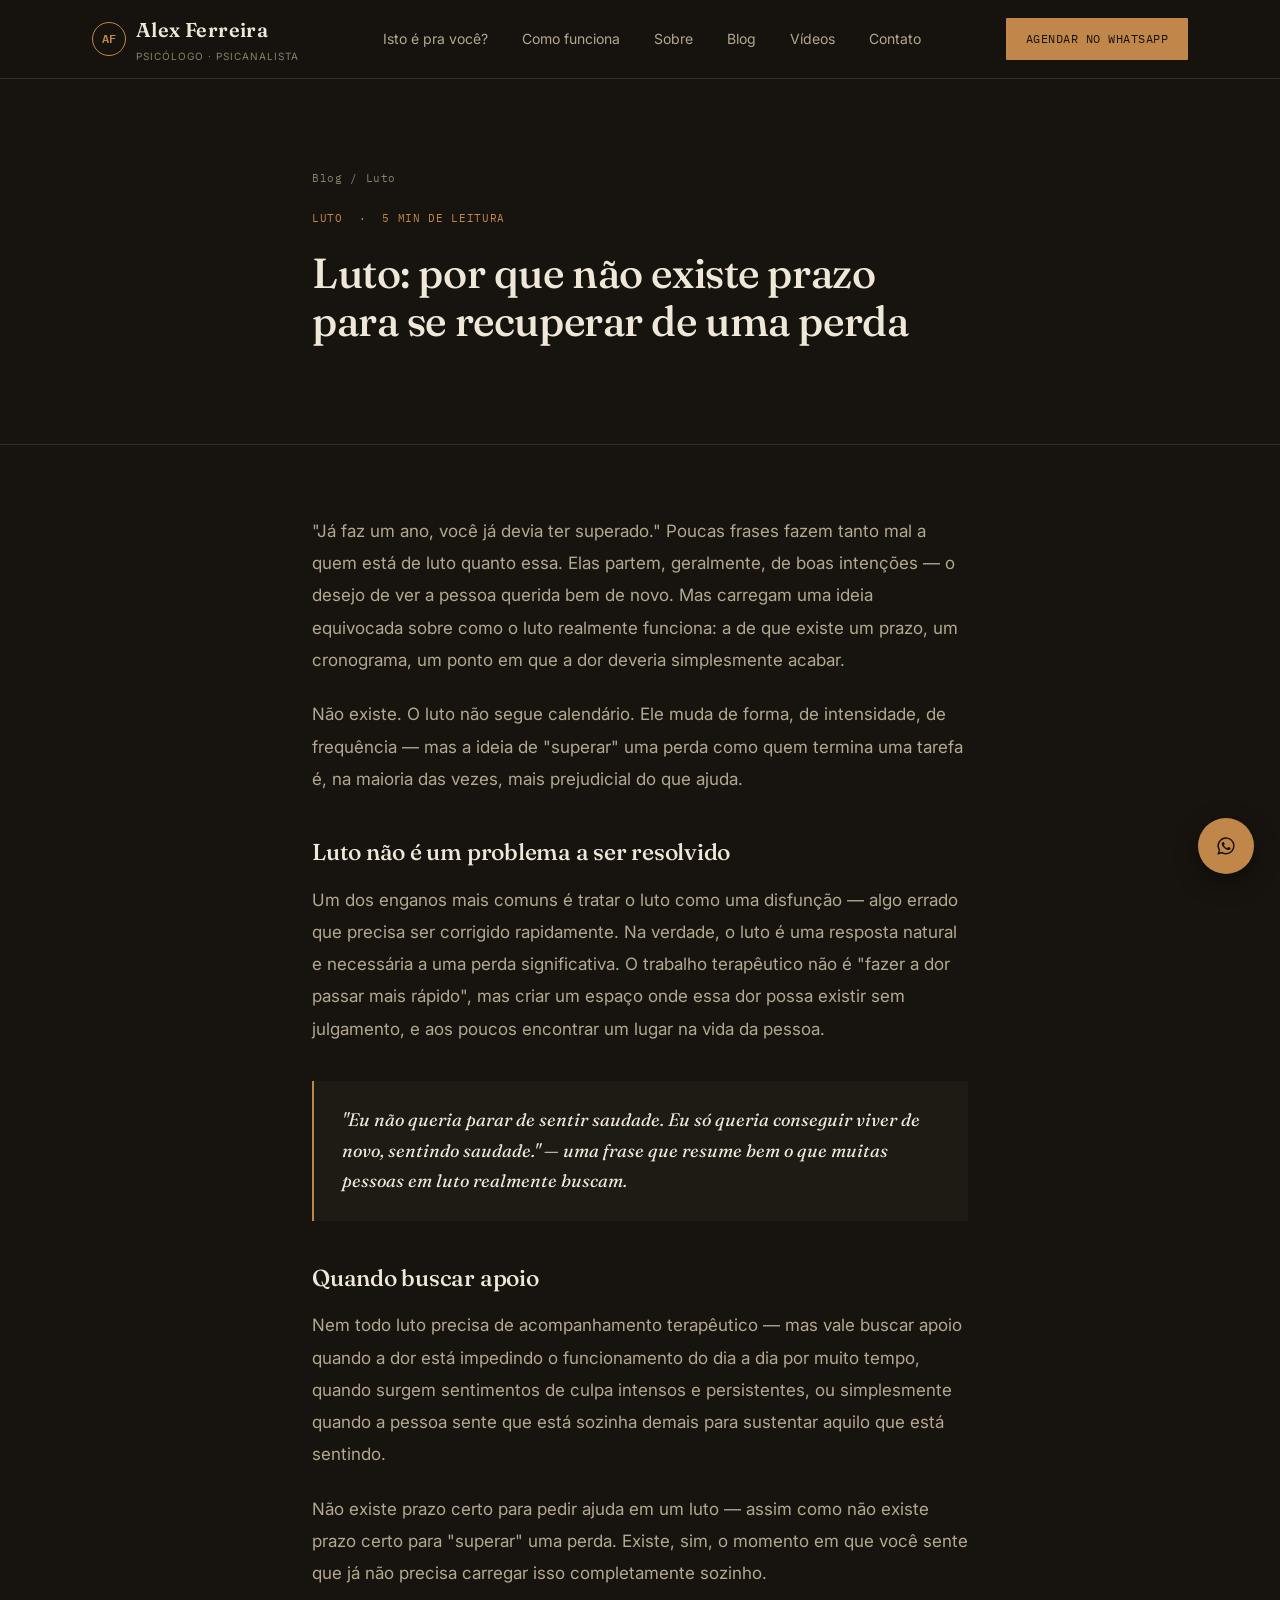
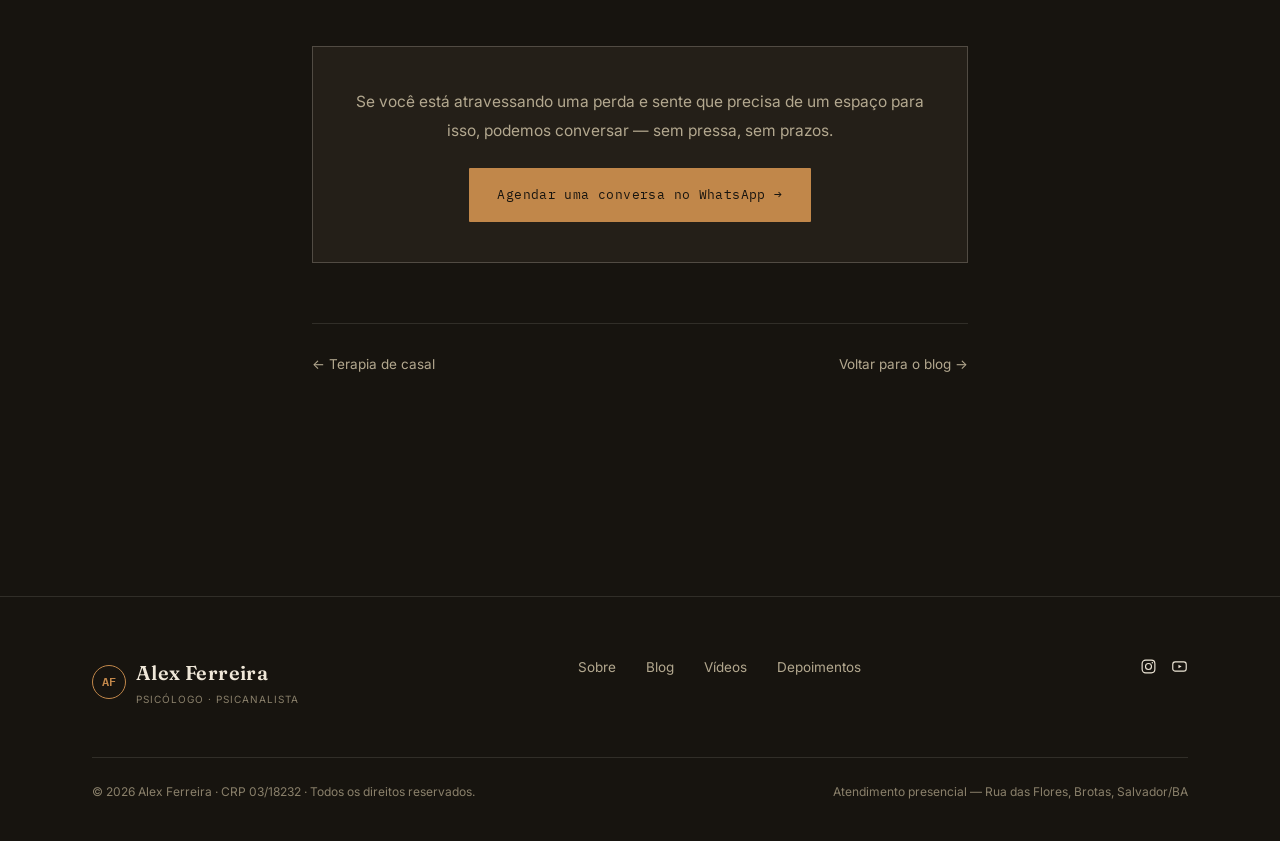
<file: artigos/luto-sem-prazo.html>
<!DOCTYPE html>
<html lang="pt-BR">
<head>
<meta charset="UTF-8">
<meta name="viewport" content="width=device-width, initial-scale=1.0">
<title>Luto: por que não existe prazo para superar — Alex Ferreira</title>
<meta name="description" content="Um texto sobre luto, perda e por que a ideia de 'prazo para superar' faz mais mal do que bem.">
<link rel="preconnect" href="https://fonts.googleapis.com">
<link rel="preconnect" href="https://fonts.gstatic.com" crossorigin>
<link href="https://fonts.googleapis.com/css2?family=Fraunces:ital,opsz,wght@0,9..144,300;0,9..144,400;0,9..144,500;0,9..144,600;0,9..144,700;1,9..144,400;1,9..144,500&family=Inter:wght@300;400;500;600;700&family=IBM+Plex+Mono:wght@400;500&display=swap" rel="stylesheet">
<link rel="stylesheet" href="../styles.css">
</head>
<body>

<header>
  <nav class="wrap">
    <a href="../index.html" class="logo">
      <span class="mark">AF</span>
      <span>Alex Ferreira<small>Psicólogo · Psicanalista</small></span>
    </a>
    <div class="nav-links">
      <a href="../index.html#identificacao">Isto é pra você?</a>
      <a href="../index.html#como-funciona">Como funciona</a>
      <a href="../index.html#sobre">Sobre</a>
      <a href="../blog.html">Blog</a>
      <a href="../videos.html">Vídeos</a>
      <a href="../index.html#contato">Contato</a>
    </div>
    <a class="nav-cta" href="https://wa.me/5571997010328?text=Ol%C3%A1%2C%20Alex.%20Vim%20pelo%20site%20e%20gostaria%20de%20agendar%20uma%20conversa." target="_blank" rel="noopener">AGENDAR NO WHATSAPP</a>
    <button class="nav-toggle" aria-label="menu"><span></span><span></span><span></span></button>
  </nav>
</header>

<section class="page-hero">
  <div class="article-wrap">
    <div class="breadcrumb"><a href="../blog.html">Blog</a><span>/</span><span>Luto</span></div>
    <div class="article-meta"><span>Luto</span><span>·</span><span>5 min de leitura</span></div>
    <h1>Luto: por que não existe prazo para se recuperar de uma perda</h1>
  </div>
</section>

<section style="padding-top:70px;">
  <div class="article-wrap article-body reveal">
    <p>"Já faz um ano, você já devia ter superado." Poucas frases fazem tanto mal a quem está de luto quanto essa. Elas partem, geralmente, de boas intenções — o desejo de ver a pessoa querida bem de novo. Mas carregam uma ideia equivocada sobre como o luto realmente funciona: a de que existe um prazo, um cronograma, um ponto em que a dor deveria simplesmente acabar.</p>

    <p>Não existe. O luto não segue calendário. Ele muda de forma, de intensidade, de frequência — mas a ideia de "superar" uma perda como quem termina uma tarefa é, na maioria das vezes, mais prejudicial do que ajuda.</p>

    <h2>Luto não é um problema a ser resolvido</h2>
    <p>Um dos enganos mais comuns é tratar o luto como uma disfunção — algo errado que precisa ser corrigido rapidamente. Na verdade, o luto é uma resposta natural e necessária a uma perda significativa. O trabalho terapêutico não é "fazer a dor passar mais rápido", mas criar um espaço onde essa dor possa existir sem julgamento, e aos poucos encontrar um lugar na vida da pessoa.</p>

    <blockquote>"Eu não queria parar de sentir saudade. Eu só queria conseguir viver de novo, sentindo saudade." — uma frase que resume bem o que muitas pessoas em luto realmente buscam.</blockquote>

    <h2>Quando buscar apoio</h2>
    <p>Nem todo luto precisa de acompanhamento terapêutico — mas vale buscar apoio quando a dor está impedindo o funcionamento do dia a dia por muito tempo, quando surgem sentimentos de culpa intensos e persistentes, ou simplesmente quando a pessoa sente que está sozinha demais para sustentar aquilo que está sentindo.</p>

    <p>Não existe prazo certo para pedir ajuda em um luto — assim como não existe prazo certo para "superar" uma perda. Existe, sim, o momento em que você sente que já não precisa carregar isso completamente sozinho.</p>

    <div class="article-cta">
      <p>Se você está atravessando uma perda e sente que precisa de um espaço para isso, podemos conversar — sem pressa, sem prazos.</p>
      <a class="btn-primary" href="https://wa.me/5571997010328?text=Ol%C3%A1%2C%20Alex.%20Li%20o%20artigo%20sobre%20luto%20e%20gostaria%20de%20agendar%20uma%20conversa." target="_blank" rel="noopener">Agendar uma conversa no WhatsApp →</a>
    </div>

    <div class="article-footer-nav">
      <a href="terapia-casal-um-nao-quer-ir.html">← Terapia de casal</a>
      <a href="../blog.html">Voltar para o blog →</a>
    </div>
  </div>
</section>

<footer style="margin-top:100px;">
  <div class="wrap">
    <div class="footer-grid">
      <a href="../index.html" class="logo">
        <span class="mark">AF</span>
        <span>Alex Ferreira<small>Psicólogo · Psicanalista</small></span>
      </a>
      <div class="footer-links">
        <a href="../index.html#sobre">Sobre</a>
        <a href="../blog.html">Blog</a>
        <a href="../videos.html">Vídeos</a>
        <a href="../index.html#depoimentos">Depoimentos</a>
      </div>
      <div class="footer-social">
        <a href="https://instagram.com/psialexferreira" target="_blank" rel="noopener" aria-label="Instagram">
          <svg width="17" height="17" viewBox="0 0 24 24" fill="none"><rect x="3" y="3" width="18" height="18" rx="5" stroke="currentColor" stroke-width="1.6"/><circle cx="12" cy="12" r="4.2" stroke="currentColor" stroke-width="1.6"/><circle cx="17.4" cy="6.6" r="1.1" fill="currentColor"/></svg>
        </a>
        <a href="https://www.youtube.com/@alexferreira-psicologopsic4075" target="_blank" rel="noopener" aria-label="YouTube">
          <svg width="17" height="17" viewBox="0 0 24 24" fill="none"><rect x="2.5" y="5.5" width="19" height="13" rx="3.5" stroke="currentColor" stroke-width="1.6"/><path d="M10.5 9.5L15 12L10.5 14.5V9.5Z" fill="currentColor"/></svg>
        </a>
      </div>
    </div>
    <div class="footer-bottom">
      <span>© 2026 Alex Ferreira · CRP 03/18232 · Todos os direitos reservados.</span>
      <span>Atendimento presencial — Rua das Flores, Brotas, Salvador/BA</span>
    </div>
  </div>
</footer>

<a class="wa-float" href="https://wa.me/5571997010328?text=Ol%C3%A1%2C%20Alex.%20Vim%20pelo%20site%20e%20gostaria%20de%20agendar%20uma%20conversa." target="_blank" rel="noopener" aria-label="WhatsApp">
  <svg width="26" height="26" viewBox="0 0 24 24" fill="none"><path d="M17.6 6.32A7.85 7.85 0 0 0 12.05 4a7.9 7.9 0 0 0-6.84 11.87L4 20l4.24-1.11a7.9 7.9 0 0 0 3.8.97h.01A7.9 7.9 0 0 0 19.94 12a7.85 7.85 0 0 0-2.34-5.68Zm-5.55 12.15h-.01a6.56 6.56 0 0 1-3.34-.92l-.24-.14-2.48.65.66-2.42-.16-.25a6.57 6.57 0 0 1 10.2-8.16 6.53 6.53 0 0 1 1.94 4.65 6.57 6.57 0 0 1-6.57 6.59Zm3.6-4.92c-.2-.1-1.17-.58-1.35-.64-.18-.07-.31-.1-.44.1-.13.2-.5.64-.62.78-.11.13-.23.15-.42.05-.2-.1-.83-.3-1.58-.97-.58-.52-.98-1.16-1.09-1.36-.11-.2-.01-.3.09-.4.09-.1.2-.23.3-.35.1-.12.13-.2.2-.33.07-.13.03-.25-.02-.35-.05-.1-.44-1.06-.6-1.45-.16-.38-.32-.33-.44-.33-.11 0-.24-.01-.37-.01-.13 0-.35.05-.53.25-.18.2-.7.68-.7 1.66 0 .98.72 1.93.82 2.06.1.13 1.4 2.14 3.4 3 .48.2.85.33 1.14.42.48.15.92.13 1.26.08.39-.06 1.17-.48 1.34-.94.16-.46.16-.86.11-.94-.05-.08-.18-.13-.38-.23Z" fill="#17140F"/></svg>
</a>

<script>
  document.addEventListener('DOMContentLoaded', function(){
    var toggle = document.querySelector('.nav-toggle');
    var links = document.querySelector('.nav-links');
    if(toggle){
      toggle.addEventListener('click', function(){
        var open = links.style.display === 'flex';
        links.style.display = open ? 'none' : 'flex';
        links.style.flexDirection = 'column';
        links.style.position = 'absolute';
        links.style.top = '78px';
        links.style.left = '0';
        links.style.right = '0';
        links.style.background = '#1E1A14';
        links.style.padding = '24px 32px';
        links.style.gap = '18px';
        links.style.borderBottom = '1px solid rgba(239,231,216,0.12)';
      });
    }
    var obs = new IntersectionObserver(function(entries){
      entries.forEach(function(e){ if(e.isIntersecting){ e.target.classList.add('in'); } });
    }, {threshold:0.1});
    document.querySelectorAll('.reveal').forEach(function(el){ obs.observe(el); });
  });
</script>

</body>
</html>
</file>
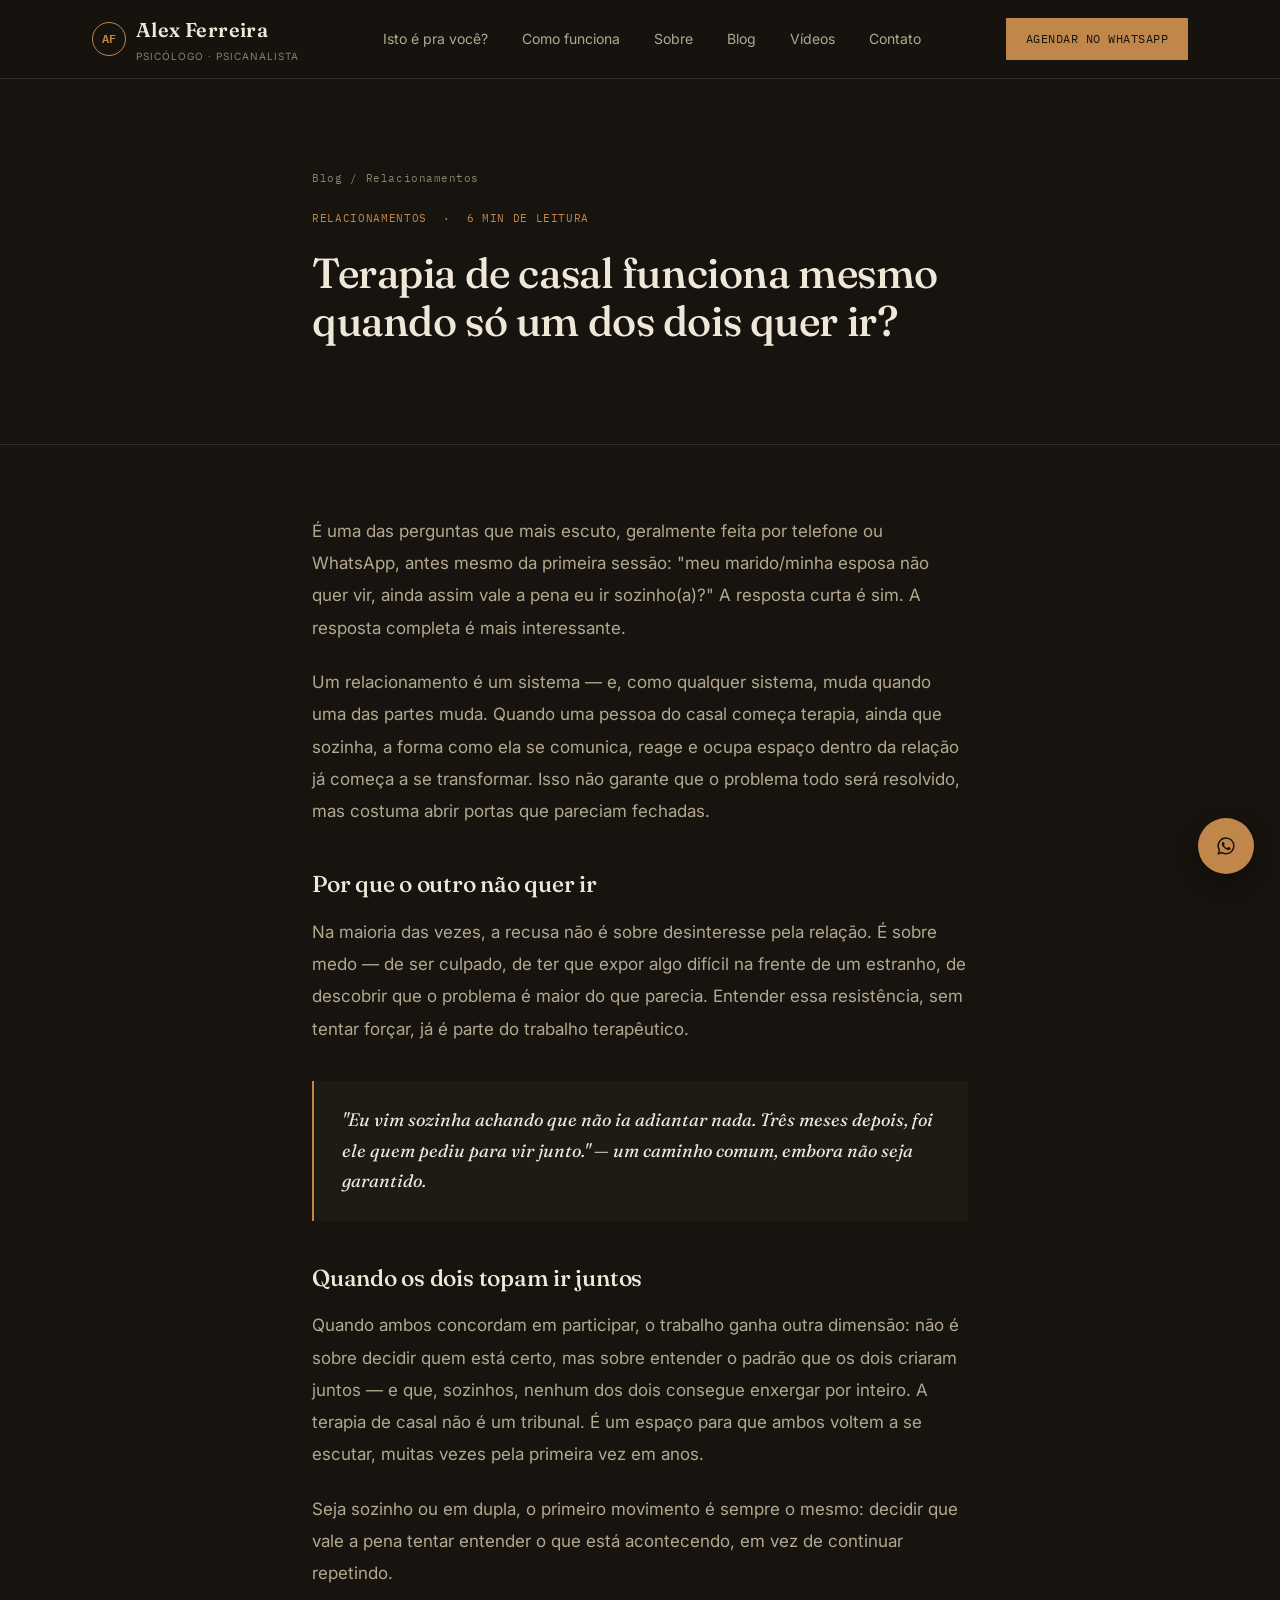
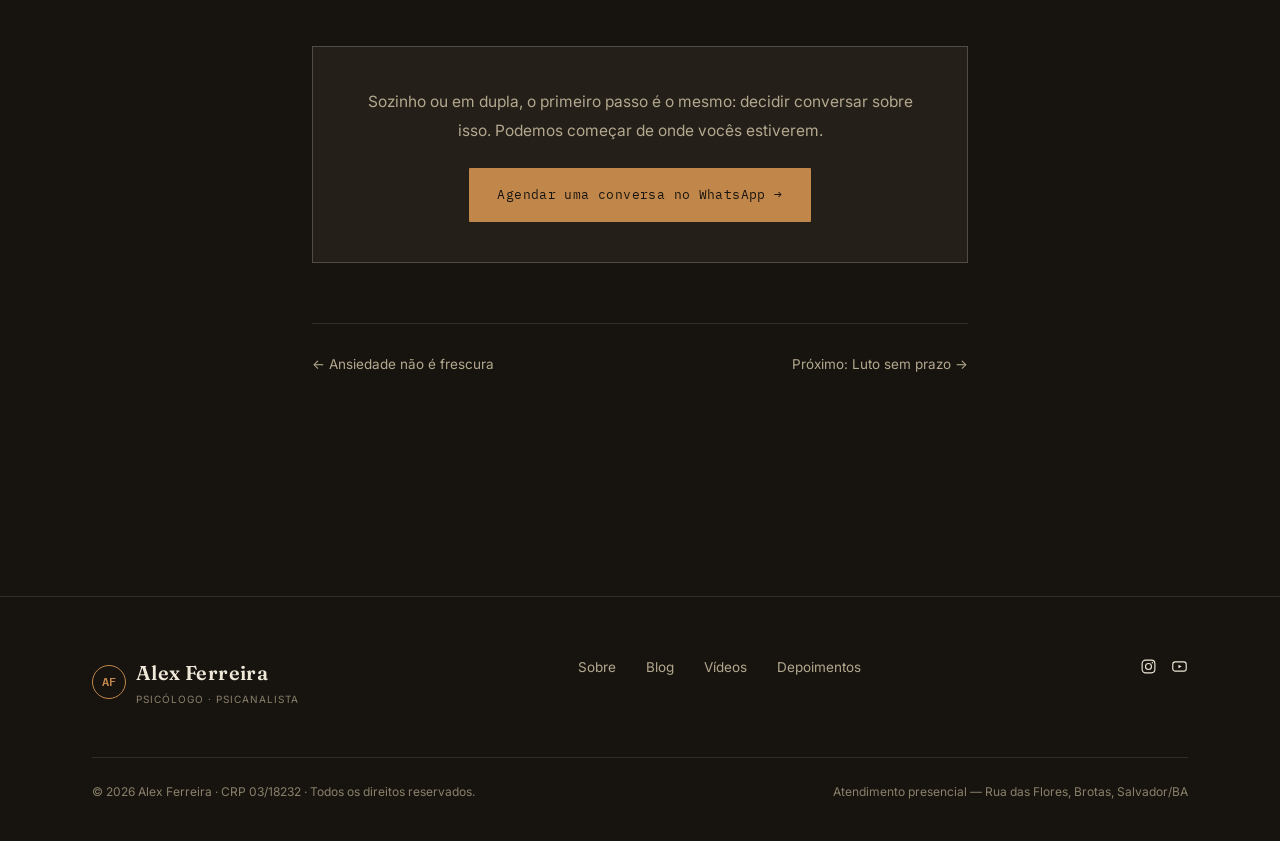
<file: artigos/terapia-casal-um-nao-quer-ir.html>
<!DOCTYPE html>
<html lang="pt-BR">
<head>
<meta charset="UTF-8">
<meta name="viewport" content="width=device-width, initial-scale=1.0">
<title>Terapia de casal funciona só com um dos dois? — Alex Ferreira</title>
<meta name="description" content="Entenda se vale a pena buscar terapia de casal quando apenas um dos dois está disposto a ir.">
<link rel="preconnect" href="https://fonts.googleapis.com">
<link rel="preconnect" href="https://fonts.gstatic.com" crossorigin>
<link href="https://fonts.googleapis.com/css2?family=Fraunces:ital,opsz,wght@0,9..144,300;0,9..144,400;0,9..144,500;0,9..144,600;0,9..144,700;1,9..144,400;1,9..144,500&family=Inter:wght@300;400;500;600;700&family=IBM+Plex+Mono:wght@400;500&display=swap" rel="stylesheet">
<link rel="stylesheet" href="../styles.css">
</head>
<body>

<header>
  <nav class="wrap">
    <a href="../index.html" class="logo">
      <span class="mark">AF</span>
      <span>Alex Ferreira<small>Psicólogo · Psicanalista</small></span>
    </a>
    <div class="nav-links">
      <a href="../index.html#identificacao">Isto é pra você?</a>
      <a href="../index.html#como-funciona">Como funciona</a>
      <a href="../index.html#sobre">Sobre</a>
      <a href="../blog.html">Blog</a>
      <a href="../videos.html">Vídeos</a>
      <a href="../index.html#contato">Contato</a>
    </div>
    <a class="nav-cta" href="https://wa.me/5571997010328?text=Ol%C3%A1%2C%20Alex.%20Vim%20pelo%20site%20e%20gostaria%20de%20agendar%20uma%20conversa." target="_blank" rel="noopener">AGENDAR NO WHATSAPP</a>
    <button class="nav-toggle" aria-label="menu"><span></span><span></span><span></span></button>
  </nav>
</header>

<section class="page-hero">
  <div class="article-wrap">
    <div class="breadcrumb"><a href="../blog.html">Blog</a><span>/</span><span>Relacionamentos</span></div>
    <div class="article-meta"><span>Relacionamentos</span><span>·</span><span>6 min de leitura</span></div>
    <h1>Terapia de casal funciona mesmo quando só um dos dois quer ir?</h1>
  </div>
</section>

<section style="padding-top:70px;">
  <div class="article-wrap article-body reveal">
    <p>É uma das perguntas que mais escuto, geralmente feita por telefone ou WhatsApp, antes mesmo da primeira sessão: "meu marido/minha esposa não quer vir, ainda assim vale a pena eu ir sozinho(a)?" A resposta curta é sim. A resposta completa é mais interessante.</p>

    <p>Um relacionamento é um sistema — e, como qualquer sistema, muda quando uma das partes muda. Quando uma pessoa do casal começa terapia, ainda que sozinha, a forma como ela se comunica, reage e ocupa espaço dentro da relação já começa a se transformar. Isso não garante que o problema todo será resolvido, mas costuma abrir portas que pareciam fechadas.</p>

    <h2>Por que o outro não quer ir</h2>
    <p>Na maioria das vezes, a recusa não é sobre desinteresse pela relação. É sobre medo — de ser culpado, de ter que expor algo difícil na frente de um estranho, de descobrir que o problema é maior do que parecia. Entender essa resistência, sem tentar forçar, já é parte do trabalho terapêutico.</p>

    <blockquote>"Eu vim sozinha achando que não ia adiantar nada. Três meses depois, foi ele quem pediu para vir junto." — um caminho comum, embora não seja garantido.</blockquote>

    <h2>Quando os dois topam ir juntos</h2>
    <p>Quando ambos concordam em participar, o trabalho ganha outra dimensão: não é sobre decidir quem está certo, mas sobre entender o padrão que os dois criaram juntos — e que, sozinhos, nenhum dos dois consegue enxergar por inteiro. A terapia de casal não é um tribunal. É um espaço para que ambos voltem a se escutar, muitas vezes pela primeira vez em anos.</p>

    <p>Seja sozinho ou em dupla, o primeiro movimento é sempre o mesmo: decidir que vale a pena tentar entender o que está acontecendo, em vez de continuar repetindo.</p>

    <div class="article-cta">
      <p>Sozinho ou em dupla, o primeiro passo é o mesmo: decidir conversar sobre isso. Podemos começar de onde vocês estiverem.</p>
      <a class="btn-primary" href="https://wa.me/5571997010328?text=Ol%C3%A1%2C%20Alex.%20Li%20o%20artigo%20sobre%20terapia%20de%20casal%20e%20gostaria%20de%20agendar%20uma%20conversa." target="_blank" rel="noopener">Agendar uma conversa no WhatsApp →</a>
    </div>

    <div class="article-footer-nav">
      <a href="ansiedade-sintomas-corpo.html">← Ansiedade não é frescura</a>
      <a href="luto-sem-prazo.html">Próximo: Luto sem prazo →</a>
    </div>
  </div>
</section>

<footer style="margin-top:100px;">
  <div class="wrap">
    <div class="footer-grid">
      <a href="../index.html" class="logo">
        <span class="mark">AF</span>
        <span>Alex Ferreira<small>Psicólogo · Psicanalista</small></span>
      </a>
      <div class="footer-links">
        <a href="../index.html#sobre">Sobre</a>
        <a href="../blog.html">Blog</a>
        <a href="../videos.html">Vídeos</a>
        <a href="../index.html#depoimentos">Depoimentos</a>
      </div>
      <div class="footer-social">
        <a href="https://instagram.com/psialexferreira" target="_blank" rel="noopener" aria-label="Instagram">
          <svg width="17" height="17" viewBox="0 0 24 24" fill="none"><rect x="3" y="3" width="18" height="18" rx="5" stroke="currentColor" stroke-width="1.6"/><circle cx="12" cy="12" r="4.2" stroke="currentColor" stroke-width="1.6"/><circle cx="17.4" cy="6.6" r="1.1" fill="currentColor"/></svg>
        </a>
        <a href="https://www.youtube.com/@alexferreira-psicologopsic4075" target="_blank" rel="noopener" aria-label="YouTube">
          <svg width="17" height="17" viewBox="0 0 24 24" fill="none"><rect x="2.5" y="5.5" width="19" height="13" rx="3.5" stroke="currentColor" stroke-width="1.6"/><path d="M10.5 9.5L15 12L10.5 14.5V9.5Z" fill="currentColor"/></svg>
        </a>
      </div>
    </div>
    <div class="footer-bottom">
      <span>© 2026 Alex Ferreira · CRP 03/18232 · Todos os direitos reservados.</span>
      <span>Atendimento presencial — Rua das Flores, Brotas, Salvador/BA</span>
    </div>
  </div>
</footer>

<a class="wa-float" href="https://wa.me/5571997010328?text=Ol%C3%A1%2C%20Alex.%20Vim%20pelo%20site%20e%20gostaria%20de%20agendar%20uma%20conversa." target="_blank" rel="noopener" aria-label="WhatsApp">
  <svg width="26" height="26" viewBox="0 0 24 24" fill="none"><path d="M17.6 6.32A7.85 7.85 0 0 0 12.05 4a7.9 7.9 0 0 0-6.84 11.87L4 20l4.24-1.11a7.9 7.9 0 0 0 3.8.97h.01A7.9 7.9 0 0 0 19.94 12a7.85 7.85 0 0 0-2.34-5.68Zm-5.55 12.15h-.01a6.56 6.56 0 0 1-3.34-.92l-.24-.14-2.48.65.66-2.42-.16-.25a6.57 6.57 0 0 1 10.2-8.16 6.53 6.53 0 0 1 1.94 4.65 6.57 6.57 0 0 1-6.57 6.59Zm3.6-4.92c-.2-.1-1.17-.58-1.35-.64-.18-.07-.31-.1-.44.1-.13.2-.5.64-.62.78-.11.13-.23.15-.42.05-.2-.1-.83-.3-1.58-.97-.58-.52-.98-1.16-1.09-1.36-.11-.2-.01-.3.09-.4.09-.1.2-.23.3-.35.1-.12.13-.2.2-.33.07-.13.03-.25-.02-.35-.05-.1-.44-1.06-.6-1.45-.16-.38-.32-.33-.44-.33-.11 0-.24-.01-.37-.01-.13 0-.35.05-.53.25-.18.2-.7.68-.7 1.66 0 .98.72 1.93.82 2.06.1.13 1.4 2.14 3.4 3 .48.2.85.33 1.14.42.48.15.92.13 1.26.08.39-.06 1.17-.48 1.34-.94.16-.46.16-.86.11-.94-.05-.08-.18-.13-.38-.23Z" fill="#17140F"/></svg>
</a>

<script>
  document.addEventListener('DOMContentLoaded', function(){
    var toggle = document.querySelector('.nav-toggle');
    var links = document.querySelector('.nav-links');
    if(toggle){
      toggle.addEventListener('click', function(){
        var open = links.style.display === 'flex';
        links.style.display = open ? 'none' : 'flex';
        links.style.flexDirection = 'column';
        links.style.position = 'absolute';
        links.style.top = '78px';
        links.style.left = '0';
        links.style.right = '0';
        links.style.background = '#1E1A14';
        links.style.padding = '24px 32px';
        links.style.gap = '18px';
        links.style.borderBottom = '1px solid rgba(239,231,216,0.12)';
      });
    }
    var obs = new IntersectionObserver(function(entries){
      entries.forEach(function(e){ if(e.isIntersecting){ e.target.classList.add('in'); } });
    }, {threshold:0.1});
    document.querySelectorAll('.reveal').forEach(function(el){ obs.observe(el); });
  });
</script>

</body>
</html>
</file>
<file: styles.css>
:root{
    --bg:#17140F;
    --bg-alt:#1E1A14;
    --surface:#241F18;
    --surface-2:#2B251C;
    --text:#EFE7D8;
    --text-muted:#B3A88F;
    --text-dim:#8A806B;
    --accent:#C1874A;
    --accent-soft:#8C6437;
    --accent-2:#8B4636;
    --line:rgba(239,231,216,0.12);
    --line-strong:rgba(239,231,216,0.22);
    --radius:2px;
  }
  *{box-sizing:border-box; margin:0; padding:0;}
  html{scroll-behavior:smooth;}
  body{
    background:var(--bg);
    color:var(--text);
    font-family:'Inter', sans-serif;
    font-weight:400;
    line-height:1.6;
    -webkit-font-smoothing:antialiased;
    overflow-x:hidden;
  }
  img{max-width:100%; display:block;}
  a{color:inherit; text-decoration:none;}
  .wrap{max-width:1160px; margin:0 auto; padding:0 32px;}
  h1,h2,h3,h4{font-family:'Fraunces', serif; font-weight:500; line-height:1.15; letter-spacing:-0.01em;}
  .eyebrow{
    font-family:'IBM Plex Mono', monospace;
    font-size:11px;
    letter-spacing:0.18em;
    text-transform:uppercase;
    color:var(--accent);
    display:flex;
    align-items:center;
    gap:10px;
    margin-bottom:18px;
  }
  .eyebrow::before{content:""; width:22px; height:1px; background:var(--accent);}
  section{position:relative; padding:120px 0;}
  .divider{
    height:1px; width:100%;
    background:linear-gradient(90deg, transparent, var(--line-strong) 20%, var(--line-strong) 80%, transparent);
  }

  /* ---------- NAV ---------- */
  header{
    position:fixed; top:0; left:0; right:0; z-index:100;
    background:rgba(23,20,15,0.88);
    backdrop-filter:blur(10px);
    border-bottom:1px solid var(--line);
  }
  nav.wrap{
    display:flex; align-items:center; justify-content:space-between;
    height:78px;
  }
  .logo{
    font-family:'Fraunces', serif; font-size:20px; font-weight:600; letter-spacing:0.02em;
    display:flex; align-items:center; gap:10px;
  }
  .logo .mark{
    width:34px; height:34px; border:1px solid var(--accent); border-radius:50%;
    display:flex; align-items:center; justify-content:center;
    font-family:'IBM Plex Mono', monospace; font-size:12px; color:var(--accent);
  }
  .logo small{display:block; font-family:'Inter'; font-size:10px; font-weight:400; letter-spacing:0.1em; color:var(--text-dim); text-transform:uppercase; margin-top:2px;}
  .nav-links{display:flex; align-items:center; gap:34px; font-size:14px; color:var(--text-muted);}
  .nav-links a{transition:color .2s;}
  .nav-links a:hover{color:var(--text);}
  .nav-cta{
    font-family:'IBM Plex Mono', monospace; font-size:12px; letter-spacing:0.04em;
    background:var(--accent); color:#17140F; padding:11px 20px; border-radius:1px;
    transition:background .2s, transform .2s;
    white-space:nowrap;
  }
  .nav-cta:hover{background:#D5985B; transform:translateY(-1px);}
  .nav-toggle{display:none; flex-direction:column; gap:5px; cursor:pointer; background:none; border:none;}
  .nav-toggle span{width:22px; height:1px; background:var(--text);}

  /* ---------- HERO ---------- */
  .hero{
    padding:186px 0 100px;
    position:relative;
    overflow:hidden;
  }
  .hero-rings{
    position:absolute; right:-180px; top:50%; transform:translateY(-50%);
    width:780px; height:780px; pointer-events:none;
  }
  .hero-rings svg{width:100%; height:100%; opacity:0.55;}
  .hero-grid{
    display:grid; grid-template-columns:1.15fr 0.85fr; gap:60px; align-items:center; position:relative;
  }
  .hero h1{
    font-size:clamp(34px, 4.6vw, 58px);
    color:var(--text);
    max-width:640px;
  }
  .hero h1 em{font-style:italic; color:var(--accent); font-weight:500;}
  .hero p.sub{
    margin-top:26px; font-size:18px; color:var(--text-muted); max-width:520px; line-height:1.75;
  }
  .cta-row{display:flex; align-items:center; gap:22px; margin-top:40px; flex-wrap:wrap;}
  .btn-primary{
    font-family:'IBM Plex Mono', monospace; font-size:13px; letter-spacing:0.03em;
    background:var(--accent); color:#17140F; padding:17px 28px; border-radius:1px;
    display:inline-flex; align-items:center; gap:10px;
    transition:background .2s, transform .2s;
  }
  .btn-primary:hover{background:#D5985B; transform:translateY(-2px);}
  .btn-ghost{
    font-size:14px; color:var(--text-muted); border-bottom:1px solid var(--line-strong); padding-bottom:3px;
    transition:color .2s, border-color .2s;
  }
  .btn-ghost:hover{color:var(--text); border-color:var(--accent);}
  .trust-bar{
    margin-top:64px; padding-top:28px; border-top:1px solid var(--line);
    display:flex; gap:40px; flex-wrap:wrap;
    font-family:'IBM Plex Mono', monospace; font-size:11.5px; letter-spacing:0.04em; color:var(--text-dim);
  }
  .hero-portrait{
    position:relative;
  }
  .hero-portrait .frame{
    position:relative; border:1px solid var(--line-strong); padding:14px;
  }
  .hero-portrait img{
    width:100%; aspect-ratio:3/4; object-fit:cover; filter:grayscale(35%) contrast(1.05);
  }
  .hero-portrait .tag{
    position:absolute; bottom:-1px; left:-1px; background:var(--accent); color:#17140F;
    font-family:'IBM Plex Mono', monospace; font-size:10.5px; letter-spacing:0.06em;
    padding:8px 14px;
  }

  /* ---------- IDENTIFICAÇÃO ---------- */
  .section-alt{background:var(--bg-alt);}
  .id-title{max-width:620px; margin-bottom:64px;}
  .id-title h2{font-size:clamp(28px,3.4vw,42px);}
  .id-title p{color:var(--text-muted); margin-top:18px; font-size:16.5px; max-width:560px;}
  .id-grid{display:grid; grid-template-columns:1fr 1fr; gap:1px; background:var(--line);}
  .id-col{background:var(--bg-alt); padding:46px;}
  .id-col h3{font-size:20px; color:var(--accent); font-weight:500; margin-bottom:26px;}
  .id-col ul{list-style:none;}
  .id-col li{
    position:relative; padding-left:28px; margin-bottom:20px; font-size:15.5px; color:var(--text); line-height:1.65;
  }
  .id-col li::before{
    content:"—"; position:absolute; left:0; top:0; color:var(--accent);
  }
  .id-closing{
    margin-top:48px; font-family:'Fraunces', serif; font-style:italic; font-size:20px; color:var(--text-muted);
    text-align:center; max-width:640px; margin-left:auto; margin-right:auto;
  }

  /* ---------- PROBLEMAS ---------- */
  .problems-head{max-width:640px; margin-bottom:56px;}
  .problems-head h2{font-size:clamp(28px,3.4vw,42px);}
  .problems-head p{color:var(--text-muted); margin-top:18px; font-size:16.5px;}
  .problems-grid{display:grid; grid-template-columns:repeat(3, 1fr); gap:1px; background:var(--line); border:1px solid var(--line);}
  .p-card{background:var(--bg); padding:38px 32px; min-height:200px; display:flex; flex-direction:column; justify-content:space-between;}
  .p-card h4{font-size:19px; font-weight:500; margin-bottom:14px;}
  .p-card p{font-size:14.5px; color:var(--text-muted); line-height:1.65;}
  .p-card .tag{
    margin-top:22px; font-family:'IBM Plex Mono', monospace; font-size:10px; letter-spacing:0.08em; text-transform:uppercase;
    color:var(--text-dim);
  }

  /* ---------- COMO FUNCIONA ---------- */
  .flow{display:grid; grid-template-columns:0.9fr 1.1fr; gap:70px; align-items:start;}
  .flow-head h2{font-size:clamp(28px,3.4vw,42px); max-width:420px;}
  .flow-head p{color:var(--text-muted); margin-top:20px; font-size:16px; max-width:400px;}
  .flow-quote{
    margin-top:40px; padding:26px 26px 26px 24px; border-left:2px solid var(--accent);
    font-family:'Fraunces', serif; font-style:italic; font-size:16.5px; color:var(--text-muted); line-height:1.75;
  }
  .flow-steps{border-top:1px solid var(--line);}
  .flow-step{
    display:grid; grid-template-columns:70px 1fr; gap:22px; padding:34px 0; border-bottom:1px solid var(--line);
  }
  .flow-step .num{
    font-family:'IBM Plex Mono', monospace; font-size:13px; color:var(--accent); letter-spacing:0.05em; padding-top:3px;
  }
  .flow-step h4{font-size:19px; font-weight:500; margin-bottom:8px;}
  .flow-step p{font-size:15px; color:var(--text-muted); line-height:1.7;}

  /* ---------- DIFERENCIAL ---------- */
  .diff-head{max-width:640px; margin-bottom:56px;}
  .diff-head h2{font-size:clamp(28px,3.4vw,42px);}
  .diff-grid{display:grid; grid-template-columns:1fr 1fr; gap:1px; background:var(--line); border:1px solid var(--line);}
  .diff-col{padding:44px;}
  .diff-col.no{background:var(--bg-alt);}
  .diff-col.yes{background:var(--surface);}
  .diff-col .label{
    font-family:'IBM Plex Mono', monospace; font-size:11px; letter-spacing:0.1em; text-transform:uppercase; margin-bottom:26px;
  }
  .diff-col.no .label{color:var(--text-dim);}
  .diff-col.yes .label{color:var(--accent);}
  .diff-col ul{list-style:none;}
  .diff-col li{padding:12px 0; border-bottom:1px solid var(--line); font-size:15px; line-height:1.6;}
  .diff-col.no li{color:var(--text-dim);}
  .diff-col.yes li{color:var(--text);}
  .diff-col li:last-child{border-bottom:none;}

  /* ---------- SOBRE ---------- */
  .about{display:grid; grid-template-columns:0.75fr 1.25fr; gap:70px; align-items:center;}
  .about-img{position:relative; border:1px solid var(--line-strong); padding:12px;}
  .about-img img{width:100%; aspect-ratio:4/5; object-fit:cover; filter:grayscale(30%) contrast(1.05);}
  .about h2{font-size:clamp(26px,3vw,36px); margin-bottom:6px;}
  .about .role{font-family:'IBM Plex Mono', monospace; font-size:12px; color:var(--accent); letter-spacing:0.05em; margin-bottom:30px;}
  .about p{color:var(--text-muted); font-size:16px; line-height:1.85; margin-bottom:18px;}
  .about-creds{margin-top:32px; padding-top:28px; border-top:1px solid var(--line); display:grid; grid-template-columns:1fr 1fr; gap:14px;}
  .about-creds div{font-size:13.5px; color:var(--text-dim); display:flex; gap:10px;}
  .about-creds div::before{content:"·"; color:var(--accent);}

  /* ---------- DEPOIMENTOS ---------- */
  .testi-head{max-width:600px; margin-bottom:50px;}
  .testi-head h2{font-size:clamp(28px,3.4vw,42px);}
  .testi-grid{display:grid; grid-template-columns:repeat(3,1fr); gap:1px; background:var(--line); border:1px solid var(--line);}
  .t-card{background:var(--bg-alt); padding:36px 30px; display:flex; flex-direction:column; justify-content:space-between; min-height:260px;}
  .t-card p{font-family:'Fraunces', serif; font-style:italic; font-size:16px; color:var(--text); line-height:1.7;}
  .t-card .who{margin-top:24px; font-family:'IBM Plex Mono', monospace; font-size:11px; color:var(--text-dim); letter-spacing:0.03em;}
  .testi-note{margin-top:26px; font-size:12.5px; color:var(--text-dim); text-align:center;}

  /* ---------- CTA FINAL ---------- */
  .cta-final{
    background:linear-gradient(180deg, var(--surface) 0%, var(--bg-alt) 100%);
    text-align:center;
  }
  .cta-final .eyebrow{justify-content:center;}
  .cta-final .eyebrow::before{display:none;}
  .cta-final h2{font-size:clamp(30px,4.4vw,50px); max-width:780px; margin:0 auto;}
  .cta-final p.lead{max-width:600px; margin:26px auto 0; color:var(--text-muted); font-size:17px; line-height:1.8;}
  .cta-final .btn-primary{margin-top:44px; font-size:14px; padding:20px 36px;}
  .cta-final .reduce{margin-top:18px; font-size:13px; color:var(--text-dim); font-family:'IBM Plex Mono', monospace; letter-spacing:0.03em;}
  .cta-info{
    margin-top:70px; padding-top:44px; border-top:1px solid var(--line);
    display:grid; grid-template-columns:repeat(3,1fr); gap:30px; text-align:left;
  }
  .cta-info div .lbl{font-family:'IBM Plex Mono', monospace; font-size:10.5px; letter-spacing:0.1em; text-transform:uppercase; color:var(--accent); margin-bottom:10px;}
  .cta-info div .val{font-size:14.5px; color:var(--text-muted); line-height:1.7;}

  /* ---------- FOOTER ---------- */
  footer{padding:60px 0 40px; border-top:1px solid var(--line); background:var(--bg);}
  .footer-grid{display:flex; justify-content:space-between; align-items:flex-start; flex-wrap:wrap; gap:40px;}
  .footer-links{display:flex; gap:30px; font-size:13.5px; color:var(--text-muted);}
  .footer-bottom{
    margin-top:50px; padding-top:24px; border-top:1px solid var(--line);
    display:flex; justify-content:space-between; flex-wrap:wrap; gap:14px;
    font-size:12px; color:var(--text-dim);
  }

  /* ---------- WHATSAPP FLOAT ---------- */
  .wa-float{
    position:fixed; bottom:26px; right:26px; z-index:90;
    background:var(--accent); color:#17140F; width:56px; height:56px; border-radius:50%;
    display:flex; align-items:center; justify-content:center;
    box-shadow:0 8px 24px rgba(0,0,0,0.4);
    transition:transform .2s;
  }
  .wa-float:hover{transform:scale(1.07);}

  /* ---------- REVEAL ---------- */
  .reveal{opacity:0; transform:translateY(24px); transition:opacity .7s ease, transform .7s ease;}
  .reveal.in{opacity:1; transform:translateY(0);}

  /* ---------- RESPONSIVE ---------- */
  @media(max-width:920px){
    .nav-links{display:none;}
    .nav-toggle{display:flex;}
    .hero-grid{grid-template-columns:1fr;}
    .hero-portrait{order:-1; max-width:340px;}
    .hero-rings{display:none;}
    .id-grid, .diff-grid, .problems-grid, .testi-grid{grid-template-columns:1fr;}
    .flow{grid-template-columns:1fr;}
    .about{grid-template-columns:1fr;}
    .about-img{max-width:320px;}
    .cta-info{grid-template-columns:1fr;}
    section{padding:80px 0;}
  }

/* ---------- PAGE HERO (blog / vídeos / artigo) ---------- */
.page-hero{padding:170px 0 70px; border-bottom:1px solid var(--line);}
.page-hero h1{font-size:clamp(30px,4vw,48px); max-width:720px;}
.page-hero p.sub{margin-top:20px; color:var(--text-muted); font-size:16.5px; max-width:560px; line-height:1.75;}
.breadcrumb{
  font-family:'IBM Plex Mono', monospace; font-size:11px; letter-spacing:0.05em; color:var(--text-dim);
  display:flex; gap:8px; align-items:center; margin-bottom:22px;
}
.breadcrumb a{color:var(--text-dim); transition:color .2s;}
.breadcrumb a:hover{color:var(--accent);}

/* ---------- SOCIAL LINKS ---------- */
.social-links{display:flex; gap:14px;}
.social-links a{
  width:38px; height:38px; border:1px solid var(--line-strong); border-radius:50%;
  display:flex; align-items:center; justify-content:center; color:var(--text-muted);
  transition:border-color .2s, color .2s;
}
.social-links a:hover{border-color:var(--accent); color:var(--accent);}
.footer-social{display:flex; gap:14px; align-items:center;}

/* ---------- BLOG LISTING ---------- */
.blog-grid{display:grid; grid-template-columns:repeat(3,1fr); gap:1px; background:var(--line); border:1px solid var(--line);}
.blog-grid.featured-row{grid-template-columns:1fr;}
.post-card{background:var(--bg); padding:36px 32px; display:flex; flex-direction:column; min-height:290px; transition:background .25s;}
.post-card:hover{background:var(--surface);}
.post-card .meta{
  font-family:'IBM Plex Mono', monospace; font-size:10.5px; letter-spacing:0.08em; text-transform:uppercase; color:var(--accent);
  display:flex; gap:14px; margin-bottom:18px;
}
.post-card h3{font-size:21px; font-weight:500; margin-bottom:14px; line-height:1.3;}
.post-card p{font-size:14.5px; color:var(--text-muted); line-height:1.7; flex-grow:1;}
.post-card .read-more{
  margin-top:24px; font-family:'IBM Plex Mono', monospace; font-size:12px; color:var(--text); letter-spacing:0.03em;
  display:inline-flex; align-items:center; gap:8px;
}
.post-card.soon{opacity:0.55; pointer-events:none;}
.post-card.soon .read-more{color:var(--text-dim);}

/* ---------- ARTICLE PAGE ---------- */
.article-wrap{max-width:720px; margin:0 auto; padding:0 32px;}
.article-meta{
  font-family:'IBM Plex Mono', monospace; font-size:11px; letter-spacing:0.06em; text-transform:uppercase; color:var(--accent);
  display:flex; gap:16px; margin-bottom:22px;
}
.article-wrap h1{font-size:clamp(28px,4vw,42px); margin-bottom:28px;}
.article-body p{font-size:17px; color:var(--text-muted); line-height:1.9; margin-bottom:22px;}
.article-body h2{font-size:23px; margin:44px 0 18px; color:var(--text);}
.article-body strong{color:var(--text); font-weight:600;}
.article-body blockquote{
  margin:36px 0; padding:24px 28px; border-left:2px solid var(--accent);
  font-family:'Fraunces', serif; font-style:italic; font-size:18px; color:var(--text); line-height:1.7;
  background:var(--bg-alt);
}
.article-cta{
  margin-top:56px; padding:40px; background:var(--surface); border:1px solid var(--line-strong); text-align:center;
}
.article-cta p{color:var(--text-muted); margin-bottom:22px; font-size:15.5px;}
.article-footer-nav{
  margin-top:60px; padding-top:30px; border-top:1px solid var(--line);
  display:flex; justify-content:space-between; font-size:13.5px; color:var(--text-muted);
}
.article-footer-nav a:hover{color:var(--accent);}

/* ---------- VIDEOS PAGE ---------- */
.video-featured{
  aspect-ratio:16/9; width:100%; border:1px solid var(--line-strong); background:var(--bg-alt);
}
.video-container {
  position: relative;
  width: 100%;
  padding-bottom: 56.25%; /* proporção 16:9 */
  height: 0;
  overflow: hidden;
}

.video-container iframe {
  position: absolute;
  top: 0;
  left: 0;
  width: 100%;
  height: 100%;
  border: 0;
}
.video-featured iframe{width:100%; height:100%; display:block;}
.video-info{margin-top:26px;}
.video-info h2{font-size:24px; margin-bottom:10px;}
.video-info p{color:var(--text-muted); font-size:15px; max-width:640px;}
.video-grid{
  margin-top:70px; display:grid; grid-template-columns:repeat(3,1fr); gap:1px; background:var(--line); border:1px solid var(--line);
}
.video-card{background:var(--bg); padding:30px; text-align:center;}
.video-card .yt-icon{margin:0 auto 16px;}
.video-card p{font-size:13.5px; color:var(--text-dim);}

/* ---------- RESPONSIVE ADDITIONS ---------- */
@media(max-width:920px){
  .blog-grid, .video-grid{grid-template-columns:1fr;}
  .article-footer-nav{flex-direction:column; gap:12px;}
}
</file>
<file: Alex s/styles.css>
:root{
    --bg:#17140F;
    --bg-alt:#1E1A14;
    --surface:#241F18;
    --surface-2:#2B251C;
    --text:#EFE7D8;
    --text-muted:#B3A88F;
    --text-dim:#8A806B;
    --accent:#C1874A;
    --accent-soft:#8C6437;
    --accent-2:#8B4636;
    --line:rgba(239,231,216,0.12);
    --line-strong:rgba(239,231,216,0.22);
    --radius:2px;
  }
  *{box-sizing:border-box; margin:0; padding:0;}
  html{scroll-behavior:smooth;}
  body{
    background:var(--bg);
    color:var(--text);
    font-family:'Inter', sans-serif;
    font-weight:400;
    line-height:1.6;
    -webkit-font-smoothing:antialiased;
    overflow-x:hidden;
  }
  img{max-width:100%; display:block;}
  a{color:inherit; text-decoration:none;}
  .wrap{max-width:1160px; margin:0 auto; padding:0 32px;}
  h1,h2,h3,h4{font-family:'Fraunces', serif; font-weight:500; line-height:1.15; letter-spacing:-0.01em;}
  .eyebrow{
    font-family:'IBM Plex Mono', monospace;
    font-size:11px;
    letter-spacing:0.18em;
    text-transform:uppercase;
    color:var(--accent);
    display:flex;
    align-items:center;
    gap:10px;
    margin-bottom:18px;
  }
  .eyebrow::before{content:""; width:22px; height:1px; background:var(--accent);}
  section{position:relative; padding:120px 0;}
  .divider{
    height:1px; width:100%;
    background:linear-gradient(90deg, transparent, var(--line-strong) 20%, var(--line-strong) 80%, transparent);
  }

  /* ---------- NAV ---------- */
  header{
    position:fixed; top:0; left:0; right:0; z-index:100;
    background:rgba(23,20,15,0.88);
    backdrop-filter:blur(10px);
    border-bottom:1px solid var(--line);
  }
  nav.wrap{
    display:flex; align-items:center; justify-content:space-between;
    height:78px;
  }
  .logo{
    font-family:'Fraunces', serif; font-size:20px; font-weight:600; letter-spacing:0.02em;
    display:flex; align-items:center; gap:10px;
  }
  .logo .mark{
    width:34px; height:34px; border:1px solid var(--accent); border-radius:50%;
    display:flex; align-items:center; justify-content:center;
    font-family:'IBM Plex Mono', monospace; font-size:12px; color:var(--accent);
  }
  .logo small{display:block; font-family:'Inter'; font-size:10px; font-weight:400; letter-spacing:0.1em; color:var(--text-dim); text-transform:uppercase; margin-top:2px;}
  .nav-links{display:flex; align-items:center; gap:34px; font-size:14px; color:var(--text-muted);}
  .nav-links a{transition:color .2s;}
  .nav-links a:hover{color:var(--text);}
  .nav-cta{
    font-family:'IBM Plex Mono', monospace; font-size:12px; letter-spacing:0.04em;
    background:var(--accent); color:#17140F; padding:11px 20px; border-radius:1px;
    transition:background .2s, transform .2s;
    white-space:nowrap;
  }
  .nav-cta:hover{background:#D5985B; transform:translateY(-1px);}

  /* ---------- HERO ---------- */
  .hero{
    padding:186px 0 100px;
    position:relative;
    overflow:hidden;
  }
  .hero-rings{
    position:absolute; right:-180px; top:50%; transform:translateY(-50%);
    width:780px; height:780px; pointer-events:none;
  }
  .hero-rings svg{width:100%; height:100%; opacity:0.55;}
  .hero-grid{
    display:grid; grid-template-columns:1.15fr 0.85fr; gap:60px; align-items:center; position:relative;
  }
  .hero h1{
    font-size:clamp(34px, 4.6vw, 58px);
    color:var(--text);
    max-width:640px;
  }
  .hero h1 em{font-style:italic; color:var(--accent); font-weight:500;}
  .hero p.sub{
    margin-top:26px; font-size:18px; color:var(--text-muted); max-width:520px; line-height:1.75;
  }
  .cta-row{display:flex; align-items:center; gap:22px; margin-top:40px; flex-wrap:wrap;}
  .btn-primary{
    font-family:'IBM Plex Mono', monospace; font-size:13px; letter-spacing:0.03em;
    background:var(--accent); color:#17140F; padding:17px 28px; border-radius:1px;
    display:inline-flex; align-items:center; gap:10px;
    transition:background .2s, transform .2s;
  }
  .btn-primary:hover{background:#D5985B; transform:translateY(-2px);}
  .btn-ghost{
    font-size:14px; color:var(--text-muted); border-bottom:1px solid var(--line-strong); padding-bottom:3px;
    transition:color .2s, border-color .2s;
  }
  .btn-ghost:hover{color:var(--text); border-color:var(--accent);}
  .trust-bar{
    margin-top:64px; padding-top:28px; border-top:1px solid var(--line);
    display:flex; gap:40px; flex-wrap:wrap;
    font-family:'IBM Plex Mono', monospace; font-size:11.5px; letter-spacing:0.04em; color:var(--text-dim);
  }
  .hero-portrait{
    position:relative;
  }
  .hero-portrait .frame{
    position:relative; border:1px solid var(--line-strong); padding:14px;
  }
  .hero-portrait img{
    width:100%; aspect-ratio:3/4; object-fit:cover; filter:grayscale(35%) contrast(1.05);
  }
  .hero-portrait .tag{
    position:absolute; bottom:-1px; left:-1px; background:var(--accent); color:#17140F;
    font-family:'IBM Plex Mono', monospace; font-size:10.5px; letter-spacing:0.06em;
    padding:8px 14px;
  }

  /* ---------- IDENTIFICAÇÃO ---------- */
  .section-alt{background:var(--bg-alt);}
  .id-title{max-width:620px; margin-bottom:64px;}
  .id-title h2{font-size:clamp(28px,3.4vw,42px);}
  .id-title p{color:var(--text-muted); margin-top:18px; font-size:16.5px; max-width:560px;}
  .id-grid{display:grid; grid-template-columns:1fr 1fr; gap:1px; background:var(--line);}
  .id-col{background:var(--bg-alt); padding:46px;}
  .id-col h3{font-size:20px; color:var(--accent); font-weight:500; margin-bottom:26px;}
  .id-col ul{list-style:none;}
  .id-col li{
    position:relative; padding-left:28px; margin-bottom:20px; font-size:15.5px; color:var(--text); line-height:1.65;
  }
  .id-col li::before{
    content:"—"; position:absolute; left:0; top:0; color:var(--accent);
  }
  .id-closing{
    margin-top:48px; font-family:'Fraunces', serif; font-style:italic; font-size:20px; color:var(--text-muted);
    text-align:center; max-width:640px; margin-left:auto; margin-right:auto;
  }

  /* ---------- PROBLEMAS ---------- */
  .problems-head{max-width:640px; margin-bottom:56px;}
  .problems-head h2{font-size:clamp(28px,3.4vw,42px);}
  .problems-head p{color:var(--text-muted); margin-top:18px; font-size:16.5px;}
  .problems-grid{display:grid; grid-template-columns:repeat(3, 1fr); gap:1px; background:var(--line); border:1px solid var(--line);}
  .p-card{background:var(--bg); padding:38px 32px; min-height:200px; display:flex; flex-direction:column; justify-content:space-between;}
  .p-card h4{font-size:19px; font-weight:500; margin-bottom:14px;}
  .p-card p{font-size:14.5px; color:var(--text-muted); line-height:1.65;}
  .p-card .tag{
    margin-top:22px; font-family:'IBM Plex Mono', monospace; font-size:10px; letter-spacing:0.08em; text-transform:uppercase;
    color:var(--text-dim);
  }

  /* ---------- COMO FUNCIONA ---------- */
  .flow{display:grid; grid-template-columns:0.9fr 1.1fr; gap:70px; align-items:start;}
  .flow-head h2{font-size:clamp(28px,3.4vw,42px); max-width:420px;}
  .flow-head p{color:var(--text-muted); margin-top:20px; font-size:16px; max-width:400px;}
  .flow-quote{
    margin-top:40px; padding:26px 26px 26px 24px; border-left:2px solid var(--accent);
    font-family:'Fraunces', serif; font-style:italic; font-size:16.5px; color:var(--text-muted); line-height:1.75;
  }
  .flow-steps{border-top:1px solid var(--line);}
  .flow-step{
    display:grid; grid-template-columns:70px 1fr; gap:22px; padding:34px 0; border-bottom:1px solid var(--line);
  }
  .flow-step .num{
    font-family:'IBM Plex Mono', monospace; font-size:13px; color:var(--accent); letter-spacing:0.05em; padding-top:3px;
  }
  .flow-step h4{font-size:19px; font-weight:500; margin-bottom:8px;}
  .flow-step p{font-size:15px; color:var(--text-muted); line-height:1.7;}

  /* ---------- DIFERENCIAL ---------- */
  .diff-head{max-width:640px; margin-bottom:56px;}
  .diff-head h2{font-size:clamp(28px,3.4vw,42px);}
  .diff-grid{display:grid; grid-template-columns:1fr 1fr; gap:1px; background:var(--line); border:1px solid var(--line);}
  .diff-col{padding:44px;}
  .diff-col.no{background:var(--bg-alt);}
  .diff-col.yes{background:var(--surface);}
  .diff-col .label{
    font-family:'IBM Plex Mono', monospace; font-size:11px; letter-spacing:0.1em; text-transform:uppercase; margin-bottom:26px;
  }
  .diff-col.no .label{color:var(--text-dim);}
  .diff-col.yes .label{color:var(--accent);}
  .diff-col ul{list-style:none;}
  .diff-col li{padding:12px 0; border-bottom:1px solid var(--line); font-size:15px; line-height:1.6;}
  .diff-col.no li{color:var(--text-dim);}
  .diff-col.yes li{color:var(--text);}
  .diff-col li:last-child{border-bottom:none;}

  /* ---------- SOBRE ---------- */
  .about{display:grid; grid-template-columns:0.75fr 1.25fr; gap:70px; align-items:center;}
  .about-img{position:relative; border:1px solid var(--line-strong); padding:12px;}
  .about-img img{width:100%; aspect-ratio:4/5; object-fit:cover; filter:grayscale(30%) contrast(1.05);}
  .about h2{font-size:clamp(26px,3vw,36px); margin-bottom:6px;}
  .about .role{font-family:'IBM Plex Mono', monospace; font-size:12px; color:var(--accent); letter-spacing:0.05em; margin-bottom:30px;}
  .about p{color:var(--text-muted); font-size:16px; line-height:1.85; margin-bottom:18px;}
  .about-creds{margin-top:32px; padding-top:28px; border-top:1px solid var(--line); display:grid; grid-template-columns:1fr 1fr; gap:14px;}
  .about-creds div{font-size:13.5px; color:var(--text-dim); display:flex; gap:10px;}
  .about-creds div::before{content:"·"; color:var(--accent);}

  /* ---------- DEPOIMENTOS ---------- */
  .testi-head{max-width:600px; margin-bottom:50px;}
  .testi-head h2{font-size:clamp(28px,3.4vw,42px);}
  .testi-grid{display:grid; grid-template-columns:repeat(3,1fr); gap:1px; background:var(--line); border:1px solid var(--line);}
  .t-card{background:var(--bg-alt); padding:36px 30px; display:flex; flex-direction:column; justify-content:space-between; min-height:260px;}
  .t-card p{font-family:'Fraunces', serif; font-style:italic; font-size:16px; color:var(--text); line-height:1.7;}
  .t-card .who{margin-top:24px; font-family:'IBM Plex Mono', monospace; font-size:11px; color:var(--text-dim); letter-spacing:0.03em;}
  .testi-note{margin-top:26px; font-size:12.5px; color:var(--text-dim); text-align:center;}

  /* ---------- CTA FINAL ---------- */
  .cta-final{
    background:linear-gradient(180deg, var(--surface) 0%, var(--bg-alt) 100%);
    text-align:center;
  }
  .cta-final .eyebrow{justify-content:center;}
  .cta-final .eyebrow::before{display:none;}
  .cta-final h2{font-size:clamp(30px,4.4vw,50px); max-width:780px; margin:0 auto;}
  .cta-final p.lead{max-width:600px; margin:26px auto 0; color:var(--text-muted); font-size:17px; line-height:1.8;}
  .cta-final .btn-primary{margin-top:44px; font-size:14px; padding:20px 36px;}
  .cta-final .reduce{margin-top:18px; font-size:13px; color:var(--text-dim); font-family:'IBM Plex Mono', monospace; letter-spacing:0.03em;}
  .cta-info{
    margin-top:70px; padding-top:44px; border-top:1px solid var(--line);
    display:grid; grid-template-columns:repeat(3,1fr); gap:30px; text-align:left;
  }
  .cta-info div .lbl{font-family:'IBM Plex Mono', monospace; font-size:10.5px; letter-spacing:0.1em; text-transform:uppercase; color:var(--accent); margin-bottom:10px;}
  .cta-info div .val{font-size:14.5px; color:var(--text-muted); line-height:1.7;}

  /* ---------- FOOTER ---------- */
  footer{padding:60px 0 40px; border-top:1px solid var(--line); background:var(--bg);}
  .footer-grid{display:flex; justify-content:space-between; align-items:flex-start; flex-wrap:wrap; gap:40px;}
  .footer-links{display:flex; gap:30px; font-size:13.5px; color:var(--text-muted);}
  .footer-bottom{
    margin-top:50px; padding-top:24px; border-top:1px solid var(--line);
    display:flex; justify-content:space-between; flex-wrap:wrap; gap:14px;
    font-size:12px; color:var(--text-dim);
  }

  /* ---------- WHATSAPP FLOAT ---------- */
  .wa-float{
    position:fixed; bottom:26px; right:26px; z-index:90;
    background:var(--accent); color:#17140F; width:56px; height:56px; border-radius:50%;
    display:flex; align-items:center; justify-content:center;
    box-shadow:0 8px 24px rgba(0,0,0,0.4);
    transition:transform .2s;
  }
  .wa-float:hover{transform:scale(1.07);}

  /* ---------- REVEAL ---------- */
  .reveal{opacity:0; transform:translateY(24px); transition:opacity .7s ease, transform .7s ease;}
  .reveal.in{opacity:1; transform:translateY(0);}

  /* ---------- MOBILE NAV (drawer) ---------- */
  .nav-toggle{
    position:relative; z-index:200; width:24px; height:16px;
    display:none; flex-direction:column; justify-content:space-between;
    cursor:pointer; background:none; border:none; padding:0;
  }
  .nav-toggle span{
    width:100%; height:1px; background:var(--text); display:block;
    transition:transform .32s cubic-bezier(.6,.2,.2,1), opacity .2s ease, background .2s ease;
  }
  .nav-toggle.active span:nth-child(1){transform:translateY(7.5px) rotate(45deg);}
  .nav-toggle.active span:nth-child(2){opacity:0;}
  .nav-toggle.active span:nth-child(3){transform:translateY(-7.5px) rotate(-45deg);}

  .nav-links .mobile-cta{display:none;}

  @media(max-width:920px){
    header{border-bottom:1px solid var(--line);}
    .nav-toggle{display:flex;}
    .nav-cta{display:none;}

    .nav-links{
      display:flex; flex-direction:column; align-items:center; justify-content:flex-start;
      gap:20px;
      position:fixed; top:0; left:0; right:0; bottom:0;
      padding:110px 32px 40px;
      overflow-y:auto;
      -webkit-overflow-scrolling:touch;
      background:
        radial-gradient(circle at 85% 12%, rgba(193,135,74,0.10), transparent 55%),
        var(--bg-alt);
      opacity:0; visibility:hidden; transform:translateY(-14px);
      transition:opacity .35s ease, transform .35s ease, visibility 0s linear .35s;
      z-index:150;
    }
    .nav-links.open{
      opacity:1; visibility:visible; transform:translateY(0);
      transition:opacity .35s ease, transform .35s ease, visibility 0s linear 0s;
    }
    .nav-links a{
      font-family:'Fraunces', serif; font-size:21px; font-weight:400; color:var(--text);
      opacity:0; transform:translateY(10px); flex-shrink:0;
      transition:opacity .4s ease, transform .4s ease;
    }
    .nav-links.open a{opacity:1; transform:translateY(0);}
    .nav-links.open a:nth-child(1){transition-delay:.04s;}
    .nav-links.open a:nth-child(2){transition-delay:.08s;}
    .nav-links.open a:nth-child(3){transition-delay:.12s;}
    .nav-links.open a:nth-child(4){transition-delay:.16s;}
    .nav-links.open a:nth-child(5){transition-delay:.2s;}
    .nav-links.open a:nth-child(6){transition-delay:.24s;}
    .nav-links.open a:nth-child(7){transition-delay:.28s;}

    .nav-links .mobile-cta{
      display:inline-flex; flex-shrink:0; margin-top:10px;
      font-family:'IBM Plex Mono', monospace; font-size:12.5px; letter-spacing:0.03em;
      background:var(--accent); color:#17140F; padding:15px 28px; border-radius:1px;
    }
    .nav-links .mobile-social{
      display:flex; gap:18px; flex-shrink:0; margin-top:8px; margin-bottom:10px;
      opacity:0; transform:translateY(10px); transition:opacity .4s ease .32s, transform .4s ease .32s;
    }
    .nav-links.open .mobile-social{opacity:1; transform:translateY(0);}
    .nav-links .mobile-social a{
      width:40px; height:40px; border:1px solid var(--line-strong); border-radius:50%;
      display:flex; align-items:center; justify-content:center; color:var(--text-muted);
    }

    body.nav-open{overflow:hidden;}
  }

  @media(max-width:400px), (max-height:640px){
    .nav-links{gap:14px; padding:96px 24px 30px;}
    .nav-links a{font-size:18px;}
  }

  /* ---------- RESPONSIVE ---------- */
  @media(max-width:920px){
    .hero-grid{grid-template-columns:1fr;}
    .hero-portrait{order:-1; max-width:340px;}
    .hero-rings{display:none;}
    .id-grid, .diff-grid, .problems-grid, .testi-grid{grid-template-columns:1fr;}
    .flow{grid-template-columns:1fr;}
    .about{grid-template-columns:1fr;}
    .about-img{max-width:320px;}
    .cta-info{grid-template-columns:1fr;}
    section{padding:80px 0;}
  }

/* ---------- PAGE HERO (blog / vídeos / artigo) ---------- */
.page-hero{padding:170px 0 70px; border-bottom:1px solid var(--line);}
.page-hero h1{font-size:clamp(30px,4vw,48px); max-width:720px;}
.page-hero p.sub{margin-top:20px; color:var(--text-muted); font-size:16.5px; max-width:560px; line-height:1.75;}
.breadcrumb{
  font-family:'IBM Plex Mono', monospace; font-size:11px; letter-spacing:0.05em; color:var(--text-dim);
  display:flex; gap:8px; align-items:center; margin-bottom:22px;
}
.breadcrumb a{color:var(--text-dim); transition:color .2s;}
.breadcrumb a:hover{color:var(--accent);}

/* ---------- SOCIAL LINKS ---------- */
.social-links{display:flex; gap:14px;}
.social-links a{
  width:38px; height:38px; border:1px solid var(--line-strong); border-radius:50%;
  display:flex; align-items:center; justify-content:center; color:var(--text-muted);
  transition:border-color .2s, color .2s;
}
.social-links a:hover{border-color:var(--accent); color:var(--accent);}
.footer-social{display:flex; gap:14px; align-items:center;}

/* ---------- BLOG LISTING ---------- */
.blog-grid{display:grid; grid-template-columns:repeat(3,1fr); gap:1px; background:var(--line); border:1px solid var(--line);}
.blog-grid.featured-row{grid-template-columns:1fr;}
.post-card{background:var(--bg); padding:36px 32px; display:flex; flex-direction:column; min-height:290px; transition:background .25s;}
.post-card:hover{background:var(--surface);}
.post-card .meta{
  font-family:'IBM Plex Mono', monospace; font-size:10.5px; letter-spacing:0.08em; text-transform:uppercase; color:var(--accent);
  display:flex; gap:14px; margin-bottom:18px;
}
.post-card h3{font-size:21px; font-weight:500; margin-bottom:14px; line-height:1.3;}
.post-card p{font-size:14.5px; color:var(--text-muted); line-height:1.7; flex-grow:1;}
.post-card .read-more{
  margin-top:24px; font-family:'IBM Plex Mono', monospace; font-size:12px; color:var(--text); letter-spacing:0.03em;
  display:inline-flex; align-items:center; gap:8px;
}
.post-card.soon{opacity:0.55; pointer-events:none;}
.post-card.soon .read-more{color:var(--text-dim);}

/* ---------- ARTICLE PAGE ---------- */
.article-wrap{max-width:720px; margin:0 auto; padding:0 32px;}
.article-meta{
  font-family:'IBM Plex Mono', monospace; font-size:11px; letter-spacing:0.06em; text-transform:uppercase; color:var(--accent);
  display:flex; gap:16px; margin-bottom:22px;
}
.article-wrap h1{font-size:clamp(28px,4vw,42px); margin-bottom:28px;}
.article-body p{font-size:17px; color:var(--text-muted); line-height:1.9; margin-bottom:22px;}
.article-body h2{font-size:23px; margin:44px 0 18px; color:var(--text);}
.article-body strong{color:var(--text); font-weight:600;}
.article-body blockquote{
  margin:36px 0; padding:24px 28px; border-left:2px solid var(--accent);
  font-family:'Fraunces', serif; font-style:italic; font-size:18px; color:var(--text); line-height:1.7;
  background:var(--bg-alt);
}
.article-cta{
  margin-top:56px; padding:40px; background:var(--surface); border:1px solid var(--line-strong); text-align:center;
}
.article-cta p{color:var(--text-muted); margin-bottom:22px; font-size:15.5px;}
.article-footer-nav{
  margin-top:60px; padding-top:30px; border-top:1px solid var(--line);
  display:flex; justify-content:space-between; font-size:13.5px; color:var(--text-muted);
}
.article-footer-nav a:hover{color:var(--accent);}

/* ---------- VIDEOS PAGE ---------- */
.video-featured{
  aspect-ratio:16/9; width:100%; border:1px solid var(--line-strong); background:var(--bg-alt);
}
.video-featured iframe{width:100%; height:100%; display:block;}
.video-info{margin-top:26px;}
.video-info h2{font-size:24px; margin-bottom:10px;}
.video-info p{color:var(--text-muted); font-size:15px; max-width:640px;}
.video-grid{
  margin-top:70px; display:grid; grid-template-columns:repeat(3,1fr); gap:1px; background:var(--line); border:1px solid var(--line);
}
.video-card{background:var(--bg); padding:30px; text-align:center;}
.video-card .yt-icon{margin:0 auto 16px;}
.video-card p{font-size:13.5px; color:var(--text-dim);}

/* ---------- RESPONSIVE ADDITIONS ---------- */
@media(max-width:920px){
  .blog-grid, .video-grid{grid-template-columns:1fr;}
  .article-footer-nav{flex-direction:column; gap:12px;}
}
</file>
